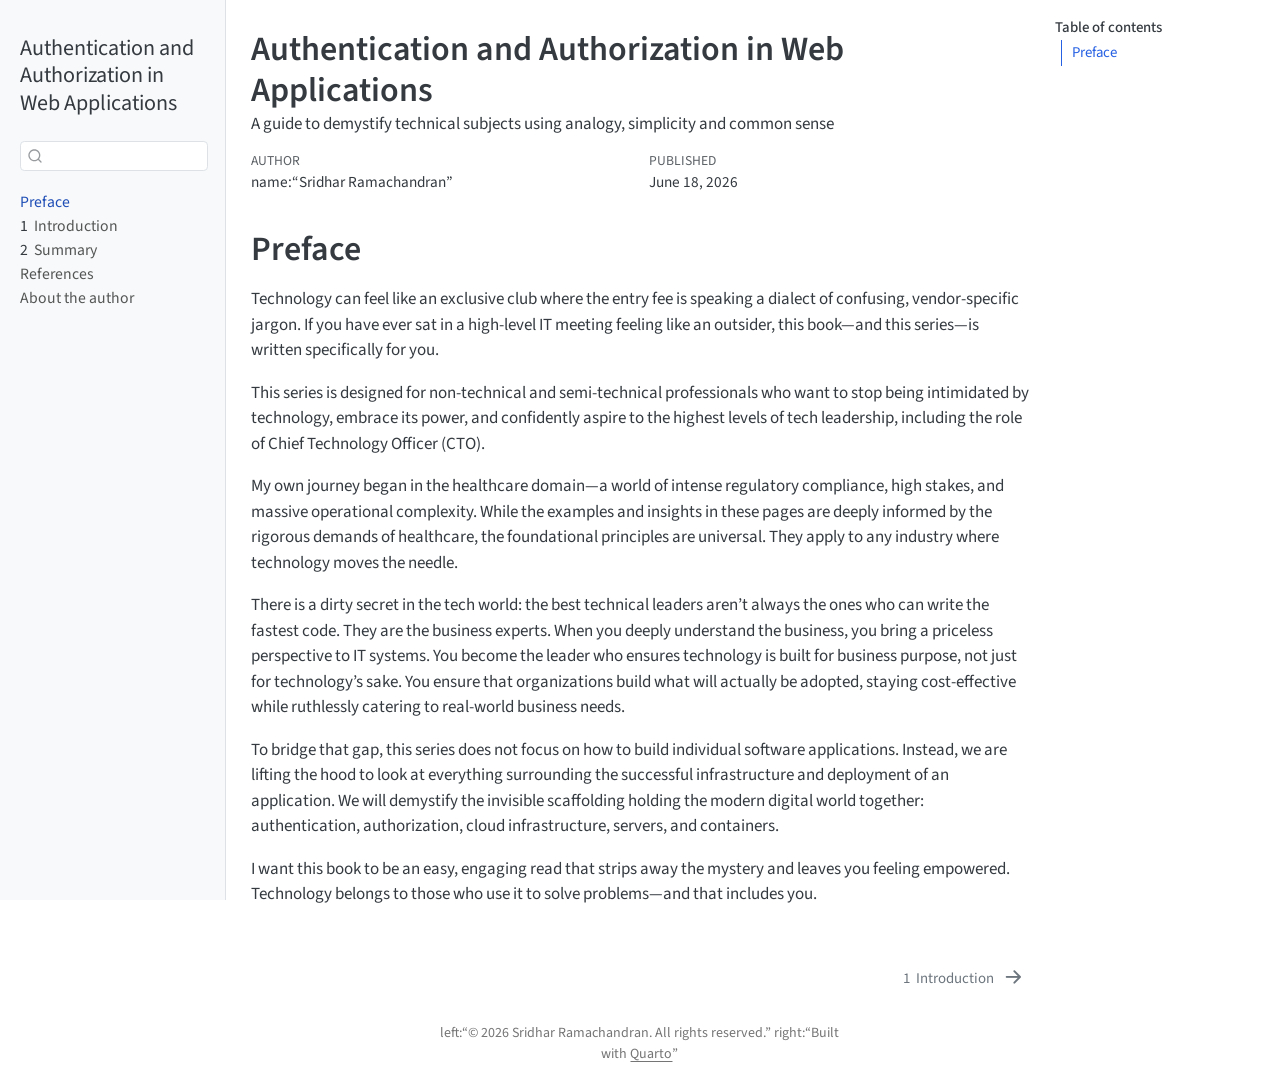
<file: index.html>
<!DOCTYPE html>
<html xmlns="http://www.w3.org/1999/xhtml" lang="en" xml:lang="en"><head>

<meta charset="utf-8">
<meta name="generator" content="quarto-1.4.555">

<meta name="viewport" content="width=device-width, initial-scale=1.0, user-scalable=yes">

<meta name="author" content="name:“Sridhar Ramachandran”">
<meta name="dcterms.date" content="2026-06-18">
<meta name="description" content="A guide to demystify technical subjects using analogy, simplicity and common sense">

<title>Authentication and Authorization in Web Applications</title>
<style>
code{white-space: pre-wrap;}
span.smallcaps{font-variant: small-caps;}
div.columns{display: flex; gap: min(4vw, 1.5em);}
div.column{flex: auto; overflow-x: auto;}
div.hanging-indent{margin-left: 1.5em; text-indent: -1.5em;}
ul.task-list{list-style: none;}
ul.task-list li input[type="checkbox"] {
  width: 0.8em;
  margin: 0 0.8em 0.2em -1em; /* quarto-specific, see https://github.com/quarto-dev/quarto-cli/issues/4556 */ 
  vertical-align: middle;
}
</style>


<script src="site_libs/quarto-nav/quarto-nav.js"></script>
<script src="site_libs/quarto-nav/headroom.min.js"></script>
<script src="site_libs/clipboard/clipboard.min.js"></script>
<script src="site_libs/quarto-search/autocomplete.umd.js"></script>
<script src="site_libs/quarto-search/fuse.min.js"></script>
<script src="site_libs/quarto-search/quarto-search.js"></script>
<meta name="quarto:offset" content="./">
<link href="./intro.html" rel="next">
<script src="site_libs/quarto-html/quarto.js"></script>
<script src="site_libs/quarto-html/popper.min.js"></script>
<script src="site_libs/quarto-html/tippy.umd.min.js"></script>
<script src="site_libs/quarto-html/anchor.min.js"></script>
<link href="site_libs/quarto-html/tippy.css" rel="stylesheet">
<link href="site_libs/quarto-html/quarto-syntax-highlighting.css" rel="stylesheet" id="quarto-text-highlighting-styles">
<script src="site_libs/bootstrap/bootstrap.min.js"></script>
<link href="site_libs/bootstrap/bootstrap-icons.css" rel="stylesheet">
<link href="site_libs/bootstrap/bootstrap.min.css" rel="stylesheet" id="quarto-bootstrap" data-mode="light">
<script id="quarto-search-options" type="application/json">{
  "location": "sidebar",
  "copy-button": false,
  "collapse-after": 3,
  "panel-placement": "start",
  "type": "textbox",
  "limit": 50,
  "keyboard-shortcut": [
    "f",
    "/",
    "s"
  ],
  "show-item-context": false,
  "language": {
    "search-no-results-text": "No results",
    "search-matching-documents-text": "matching documents",
    "search-copy-link-title": "Copy link to search",
    "search-hide-matches-text": "Hide additional matches",
    "search-more-match-text": "more match in this document",
    "search-more-matches-text": "more matches in this document",
    "search-clear-button-title": "Clear",
    "search-text-placeholder": "",
    "search-detached-cancel-button-title": "Cancel",
    "search-submit-button-title": "Submit",
    "search-label": "Search"
  }
}</script>


</head>

<body class="nav-sidebar docked">

<div id="quarto-search-results"></div>
  <header id="quarto-header" class="headroom fixed-top">
  <nav class="quarto-secondary-nav">
    <div class="container-fluid d-flex">
      <button type="button" class="quarto-btn-toggle btn" data-bs-toggle="collapse" data-bs-target=".quarto-sidebar-collapse-item" aria-controls="quarto-sidebar" aria-expanded="false" aria-label="Toggle sidebar navigation" onclick="if (window.quartoToggleHeadroom) { window.quartoToggleHeadroom(); }">
        <i class="bi bi-layout-text-sidebar-reverse"></i>
      </button>
        <nav class="quarto-page-breadcrumbs" aria-label="breadcrumb"><ol class="breadcrumb"><li class="breadcrumb-item"><a href="./index.html">Preface</a></li></ol></nav>
        <a class="flex-grow-1" role="button" data-bs-toggle="collapse" data-bs-target=".quarto-sidebar-collapse-item" aria-controls="quarto-sidebar" aria-expanded="false" aria-label="Toggle sidebar navigation" onclick="if (window.quartoToggleHeadroom) { window.quartoToggleHeadroom(); }">      
        </a>
      <button type="button" class="btn quarto-search-button" aria-label="" onclick="window.quartoOpenSearch();">
        <i class="bi bi-search"></i>
      </button>
    </div>
  </nav>
</header>
<!-- content -->
<div id="quarto-content" class="quarto-container page-columns page-rows-contents page-layout-article">
<!-- sidebar -->
  <nav id="quarto-sidebar" class="sidebar collapse collapse-horizontal quarto-sidebar-collapse-item sidebar-navigation docked overflow-auto">
    <div class="pt-lg-2 mt-2 text-left sidebar-header">
    <div class="sidebar-title mb-0 py-0">
      <a href="./">Authentication and Authorization in Web Applications</a> 
    </div>
      </div>
        <div class="mt-2 flex-shrink-0 align-items-center">
        <div class="sidebar-search">
        <div id="quarto-search" class="" title="Search"></div>
        </div>
        </div>
    <div class="sidebar-menu-container"> 
    <ul class="list-unstyled mt-1">
        <li class="sidebar-item">
  <div class="sidebar-item-container"> 
  <a href="./index.html" class="sidebar-item-text sidebar-link active">
 <span class="menu-text">Preface</span></a>
  </div>
</li>
        <li class="sidebar-item">
  <div class="sidebar-item-container"> 
  <a href="./intro.html" class="sidebar-item-text sidebar-link">
 <span class="menu-text"><span class="chapter-number">1</span>&nbsp; <span class="chapter-title">Introduction</span></span></a>
  </div>
</li>
        <li class="sidebar-item">
  <div class="sidebar-item-container"> 
  <a href="./summary.html" class="sidebar-item-text sidebar-link">
 <span class="menu-text"><span class="chapter-number">2</span>&nbsp; <span class="chapter-title">Summary</span></span></a>
  </div>
</li>
        <li class="sidebar-item">
  <div class="sidebar-item-container"> 
  <a href="./references.html" class="sidebar-item-text sidebar-link">
 <span class="menu-text">References</span></a>
  </div>
</li>
        <li class="sidebar-item">
  <div class="sidebar-item-container"> 
  <a href="./about.html" class="sidebar-item-text sidebar-link">
 <span class="menu-text">About the author</span></a>
  </div>
</li>
    </ul>
    </div>
</nav>
<div id="quarto-sidebar-glass" class="quarto-sidebar-collapse-item" data-bs-toggle="collapse" data-bs-target=".quarto-sidebar-collapse-item"></div>
<!-- margin-sidebar -->
    <div id="quarto-margin-sidebar" class="sidebar margin-sidebar">
        <nav id="TOC" role="doc-toc" class="toc-active">
    <h2 id="toc-title">Table of contents</h2>
   
  <ul>
  <li><a href="#preface" id="toc-preface" class="nav-link active" data-scroll-target="#preface">Preface</a></li>
  </ul>
</nav>
    </div>
<!-- main -->
<main class="content" id="quarto-document-content">

<header id="title-block-header" class="quarto-title-block default">
<div class="quarto-title">
<h1 class="title">Authentication and Authorization in Web Applications</h1>
</div>

<div>
  <div class="description">
    A guide to demystify technical subjects using analogy, simplicity and common sense
  </div>
</div>


<div class="quarto-title-meta">

    <div>
    <div class="quarto-title-meta-heading">Author</div>
    <div class="quarto-title-meta-contents">
             <p>name:“Sridhar Ramachandran” </p>
          </div>
  </div>
    
    <div>
    <div class="quarto-title-meta-heading">Published</div>
    <div class="quarto-title-meta-contents">
      <p class="date">June 18, 2026</p>
    </div>
  </div>
  
    
  </div>
  


</header>


<section id="preface" class="level1 unnumbered">
<h1 class="unnumbered">Preface</h1>
<p>Technology can feel like an exclusive club where the entry fee is speaking a dialect of confusing, vendor-specific jargon. If you have ever sat in a high-level IT meeting feeling like an outsider, this book—and this series—is written specifically for you.</p>
<p>This series is designed for non-technical and semi-technical professionals who want to stop being intimidated by technology, embrace its power, and confidently aspire to the highest levels of tech leadership, including the role of Chief Technology Officer (CTO).</p>
<p>My own journey began in the healthcare domain—a world of intense regulatory compliance, high stakes, and massive operational complexity. While the examples and insights in these pages are deeply informed by the rigorous demands of healthcare, the foundational principles are universal. They apply to any industry where technology moves the needle.</p>
<p>There is a dirty secret in the tech world: the best technical leaders aren’t always the ones who can write the fastest code. They are the business experts. When you deeply understand the business, you bring a priceless perspective to IT systems. You become the leader who ensures technology is built for business purpose, not just for technology’s sake. You ensure that organizations build what will actually be adopted, staying cost-effective while ruthlessly catering to real-world business needs.</p>
<p>To bridge that gap, this series does not focus on how to build individual software applications. Instead, we are lifting the hood to look at everything surrounding the successful infrastructure and deployment of an application. We will demystify the invisible scaffolding holding the modern digital world together: authentication, authorization, cloud infrastructure, servers, and containers.</p>
<p>I want this book to be an easy, engaging read that strips away the mystery and leaves you feeling empowered. Technology belongs to those who use it to solve problems—and that includes you.</p>


</section>

</main> <!-- /main -->
<script id="quarto-html-after-body" type="application/javascript">
window.document.addEventListener("DOMContentLoaded", function (event) {
  const toggleBodyColorMode = (bsSheetEl) => {
    const mode = bsSheetEl.getAttribute("data-mode");
    const bodyEl = window.document.querySelector("body");
    if (mode === "dark") {
      bodyEl.classList.add("quarto-dark");
      bodyEl.classList.remove("quarto-light");
    } else {
      bodyEl.classList.add("quarto-light");
      bodyEl.classList.remove("quarto-dark");
    }
  }
  const toggleBodyColorPrimary = () => {
    const bsSheetEl = window.document.querySelector("link#quarto-bootstrap");
    if (bsSheetEl) {
      toggleBodyColorMode(bsSheetEl);
    }
  }
  toggleBodyColorPrimary();  
  const icon = "";
  const anchorJS = new window.AnchorJS();
  anchorJS.options = {
    placement: 'right',
    icon: icon
  };
  anchorJS.add('.anchored');
  const isCodeAnnotation = (el) => {
    for (const clz of el.classList) {
      if (clz.startsWith('code-annotation-')) {                     
        return true;
      }
    }
    return false;
  }
  const clipboard = new window.ClipboardJS('.code-copy-button', {
    text: function(trigger) {
      const codeEl = trigger.previousElementSibling.cloneNode(true);
      for (const childEl of codeEl.children) {
        if (isCodeAnnotation(childEl)) {
          childEl.remove();
        }
      }
      return codeEl.innerText;
    }
  });
  clipboard.on('success', function(e) {
    // button target
    const button = e.trigger;
    // don't keep focus
    button.blur();
    // flash "checked"
    button.classList.add('code-copy-button-checked');
    var currentTitle = button.getAttribute("title");
    button.setAttribute("title", "Copied!");
    let tooltip;
    if (window.bootstrap) {
      button.setAttribute("data-bs-toggle", "tooltip");
      button.setAttribute("data-bs-placement", "left");
      button.setAttribute("data-bs-title", "Copied!");
      tooltip = new bootstrap.Tooltip(button, 
        { trigger: "manual", 
          customClass: "code-copy-button-tooltip",
          offset: [0, -8]});
      tooltip.show();    
    }
    setTimeout(function() {
      if (tooltip) {
        tooltip.hide();
        button.removeAttribute("data-bs-title");
        button.removeAttribute("data-bs-toggle");
        button.removeAttribute("data-bs-placement");
      }
      button.setAttribute("title", currentTitle);
      button.classList.remove('code-copy-button-checked');
    }, 1000);
    // clear code selection
    e.clearSelection();
  });
    var localhostRegex = new RegExp(/^(?:http|https):\/\/localhost\:?[0-9]*\//);
    var mailtoRegex = new RegExp(/^mailto:/);
      var filterRegex = new RegExp('/' + window.location.host + '/');
    var isInternal = (href) => {
        return filterRegex.test(href) || localhostRegex.test(href) || mailtoRegex.test(href);
    }
    // Inspect non-navigation links and adorn them if external
 	var links = window.document.querySelectorAll('a[href]:not(.nav-link):not(.navbar-brand):not(.toc-action):not(.sidebar-link):not(.sidebar-item-toggle):not(.pagination-link):not(.no-external):not([aria-hidden]):not(.dropdown-item):not(.quarto-navigation-tool)');
    for (var i=0; i<links.length; i++) {
      const link = links[i];
      if (!isInternal(link.href)) {
        // undo the damage that might have been done by quarto-nav.js in the case of
        // links that we want to consider external
        if (link.dataset.originalHref !== undefined) {
          link.href = link.dataset.originalHref;
        }
      }
    }
  function tippyHover(el, contentFn, onTriggerFn, onUntriggerFn) {
    const config = {
      allowHTML: true,
      maxWidth: 500,
      delay: 100,
      arrow: false,
      appendTo: function(el) {
          return el.parentElement;
      },
      interactive: true,
      interactiveBorder: 10,
      theme: 'quarto',
      placement: 'bottom-start',
    };
    if (contentFn) {
      config.content = contentFn;
    }
    if (onTriggerFn) {
      config.onTrigger = onTriggerFn;
    }
    if (onUntriggerFn) {
      config.onUntrigger = onUntriggerFn;
    }
    window.tippy(el, config); 
  }
  const noterefs = window.document.querySelectorAll('a[role="doc-noteref"]');
  for (var i=0; i<noterefs.length; i++) {
    const ref = noterefs[i];
    tippyHover(ref, function() {
      // use id or data attribute instead here
      let href = ref.getAttribute('data-footnote-href') || ref.getAttribute('href');
      try { href = new URL(href).hash; } catch {}
      const id = href.replace(/^#\/?/, "");
      const note = window.document.getElementById(id);
      if (note) {
        return note.innerHTML;
      } else {
        return "";
      }
    });
  }
  const xrefs = window.document.querySelectorAll('a.quarto-xref');
  const processXRef = (id, note) => {
    // Strip column container classes
    const stripColumnClz = (el) => {
      el.classList.remove("page-full", "page-columns");
      if (el.children) {
        for (const child of el.children) {
          stripColumnClz(child);
        }
      }
    }
    stripColumnClz(note)
    if (id === null || id.startsWith('sec-')) {
      // Special case sections, only their first couple elements
      const container = document.createElement("div");
      if (note.children && note.children.length > 2) {
        container.appendChild(note.children[0].cloneNode(true));
        for (let i = 1; i < note.children.length; i++) {
          const child = note.children[i];
          if (child.tagName === "P" && child.innerText === "") {
            continue;
          } else {
            container.appendChild(child.cloneNode(true));
            break;
          }
        }
        if (window.Quarto?.typesetMath) {
          window.Quarto.typesetMath(container);
        }
        return container.innerHTML
      } else {
        if (window.Quarto?.typesetMath) {
          window.Quarto.typesetMath(note);
        }
        return note.innerHTML;
      }
    } else {
      // Remove any anchor links if they are present
      const anchorLink = note.querySelector('a.anchorjs-link');
      if (anchorLink) {
        anchorLink.remove();
      }
      if (window.Quarto?.typesetMath) {
        window.Quarto.typesetMath(note);
      }
      // TODO in 1.5, we should make sure this works without a callout special case
      if (note.classList.contains("callout")) {
        return note.outerHTML;
      } else {
        return note.innerHTML;
      }
    }
  }
  for (var i=0; i<xrefs.length; i++) {
    const xref = xrefs[i];
    tippyHover(xref, undefined, function(instance) {
      instance.disable();
      let url = xref.getAttribute('href');
      let hash = undefined; 
      if (url.startsWith('#')) {
        hash = url;
      } else {
        try { hash = new URL(url).hash; } catch {}
      }
      if (hash) {
        const id = hash.replace(/^#\/?/, "");
        const note = window.document.getElementById(id);
        if (note !== null) {
          try {
            const html = processXRef(id, note.cloneNode(true));
            instance.setContent(html);
          } finally {
            instance.enable();
            instance.show();
          }
        } else {
          // See if we can fetch this
          fetch(url.split('#')[0])
          .then(res => res.text())
          .then(html => {
            const parser = new DOMParser();
            const htmlDoc = parser.parseFromString(html, "text/html");
            const note = htmlDoc.getElementById(id);
            if (note !== null) {
              const html = processXRef(id, note);
              instance.setContent(html);
            } 
          }).finally(() => {
            instance.enable();
            instance.show();
          });
        }
      } else {
        // See if we can fetch a full url (with no hash to target)
        // This is a special case and we should probably do some content thinning / targeting
        fetch(url)
        .then(res => res.text())
        .then(html => {
          const parser = new DOMParser();
          const htmlDoc = parser.parseFromString(html, "text/html");
          const note = htmlDoc.querySelector('main.content');
          if (note !== null) {
            // This should only happen for chapter cross references
            // (since there is no id in the URL)
            // remove the first header
            if (note.children.length > 0 && note.children[0].tagName === "HEADER") {
              note.children[0].remove();
            }
            const html = processXRef(null, note);
            instance.setContent(html);
          } 
        }).finally(() => {
          instance.enable();
          instance.show();
        });
      }
    }, function(instance) {
    });
  }
      let selectedAnnoteEl;
      const selectorForAnnotation = ( cell, annotation) => {
        let cellAttr = 'data-code-cell="' + cell + '"';
        let lineAttr = 'data-code-annotation="' +  annotation + '"';
        const selector = 'span[' + cellAttr + '][' + lineAttr + ']';
        return selector;
      }
      const selectCodeLines = (annoteEl) => {
        const doc = window.document;
        const targetCell = annoteEl.getAttribute("data-target-cell");
        const targetAnnotation = annoteEl.getAttribute("data-target-annotation");
        const annoteSpan = window.document.querySelector(selectorForAnnotation(targetCell, targetAnnotation));
        const lines = annoteSpan.getAttribute("data-code-lines").split(",");
        const lineIds = lines.map((line) => {
          return targetCell + "-" + line;
        })
        let top = null;
        let height = null;
        let parent = null;
        if (lineIds.length > 0) {
            //compute the position of the single el (top and bottom and make a div)
            const el = window.document.getElementById(lineIds[0]);
            top = el.offsetTop;
            height = el.offsetHeight;
            parent = el.parentElement.parentElement;
          if (lineIds.length > 1) {
            const lastEl = window.document.getElementById(lineIds[lineIds.length - 1]);
            const bottom = lastEl.offsetTop + lastEl.offsetHeight;
            height = bottom - top;
          }
          if (top !== null && height !== null && parent !== null) {
            // cook up a div (if necessary) and position it 
            let div = window.document.getElementById("code-annotation-line-highlight");
            if (div === null) {
              div = window.document.createElement("div");
              div.setAttribute("id", "code-annotation-line-highlight");
              div.style.position = 'absolute';
              parent.appendChild(div);
            }
            div.style.top = top - 2 + "px";
            div.style.height = height + 4 + "px";
            div.style.left = 0;
            let gutterDiv = window.document.getElementById("code-annotation-line-highlight-gutter");
            if (gutterDiv === null) {
              gutterDiv = window.document.createElement("div");
              gutterDiv.setAttribute("id", "code-annotation-line-highlight-gutter");
              gutterDiv.style.position = 'absolute';
              const codeCell = window.document.getElementById(targetCell);
              const gutter = codeCell.querySelector('.code-annotation-gutter');
              gutter.appendChild(gutterDiv);
            }
            gutterDiv.style.top = top - 2 + "px";
            gutterDiv.style.height = height + 4 + "px";
          }
          selectedAnnoteEl = annoteEl;
        }
      };
      const unselectCodeLines = () => {
        const elementsIds = ["code-annotation-line-highlight", "code-annotation-line-highlight-gutter"];
        elementsIds.forEach((elId) => {
          const div = window.document.getElementById(elId);
          if (div) {
            div.remove();
          }
        });
        selectedAnnoteEl = undefined;
      };
        // Handle positioning of the toggle
    window.addEventListener(
      "resize",
      throttle(() => {
        elRect = undefined;
        if (selectedAnnoteEl) {
          selectCodeLines(selectedAnnoteEl);
        }
      }, 10)
    );
    function throttle(fn, ms) {
    let throttle = false;
    let timer;
      return (...args) => {
        if(!throttle) { // first call gets through
            fn.apply(this, args);
            throttle = true;
        } else { // all the others get throttled
            if(timer) clearTimeout(timer); // cancel #2
            timer = setTimeout(() => {
              fn.apply(this, args);
              timer = throttle = false;
            }, ms);
        }
      };
    }
      // Attach click handler to the DT
      const annoteDls = window.document.querySelectorAll('dt[data-target-cell]');
      for (const annoteDlNode of annoteDls) {
        annoteDlNode.addEventListener('click', (event) => {
          const clickedEl = event.target;
          if (clickedEl !== selectedAnnoteEl) {
            unselectCodeLines();
            const activeEl = window.document.querySelector('dt[data-target-cell].code-annotation-active');
            if (activeEl) {
              activeEl.classList.remove('code-annotation-active');
            }
            selectCodeLines(clickedEl);
            clickedEl.classList.add('code-annotation-active');
          } else {
            // Unselect the line
            unselectCodeLines();
            clickedEl.classList.remove('code-annotation-active');
          }
        });
      }
  const findCites = (el) => {
    const parentEl = el.parentElement;
    if (parentEl) {
      const cites = parentEl.dataset.cites;
      if (cites) {
        return {
          el,
          cites: cites.split(' ')
        };
      } else {
        return findCites(el.parentElement)
      }
    } else {
      return undefined;
    }
  };
  var bibliorefs = window.document.querySelectorAll('a[role="doc-biblioref"]');
  for (var i=0; i<bibliorefs.length; i++) {
    const ref = bibliorefs[i];
    const citeInfo = findCites(ref);
    if (citeInfo) {
      tippyHover(citeInfo.el, function() {
        var popup = window.document.createElement('div');
        citeInfo.cites.forEach(function(cite) {
          var citeDiv = window.document.createElement('div');
          citeDiv.classList.add('hanging-indent');
          citeDiv.classList.add('csl-entry');
          var biblioDiv = window.document.getElementById('ref-' + cite);
          if (biblioDiv) {
            citeDiv.innerHTML = biblioDiv.innerHTML;
          }
          popup.appendChild(citeDiv);
        });
        return popup.innerHTML;
      });
    }
  }
});
</script>
<nav class="page-navigation">
  <div class="nav-page nav-page-previous">
  </div>
  <div class="nav-page nav-page-next">
      <a href="./intro.html" class="pagination-link" aria-label="Introduction">
        <span class="nav-page-text"><span class="chapter-number">1</span>&nbsp; <span class="chapter-title">Introduction</span></span> <i class="bi bi-arrow-right-short"></i>
      </a>
  </div>
</nav>
</div> <!-- /content -->
<footer class="footer">
  <div class="nav-footer">
    <div class="nav-footer-left">
      &nbsp;
    </div>   
    <div class="nav-footer-center">
<p>left:“© 2026 Sridhar Ramachandran. All rights reserved.” right:“Built with <a href="https://quarto.org/">Quarto</a>”</p>
</div>
    <div class="nav-footer-right">
      &nbsp;
    </div>
  </div>
</footer>




</body></html>
</file>
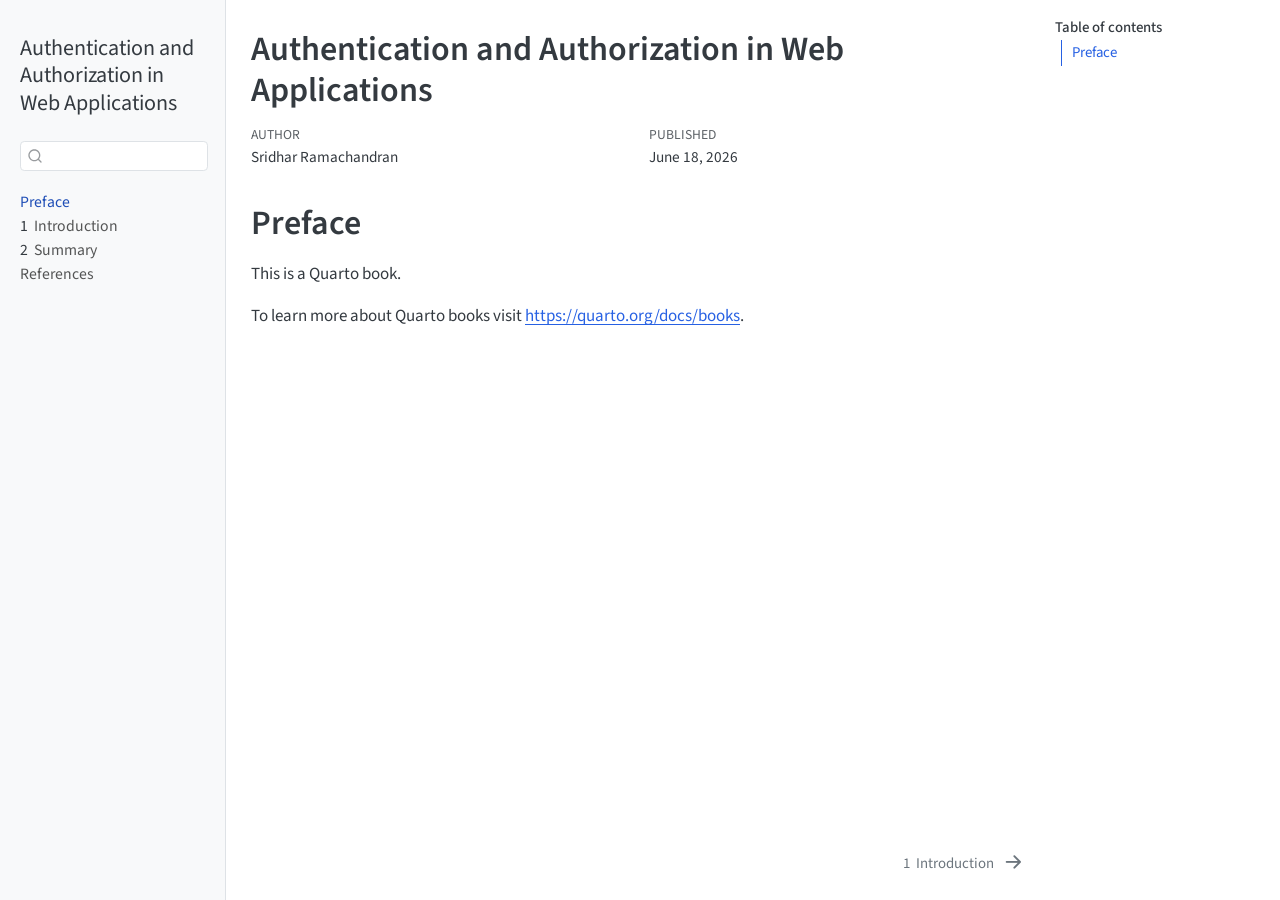
<file: _book/index.html>
<!DOCTYPE html>
<html xmlns="http://www.w3.org/1999/xhtml" lang="en" xml:lang="en"><head>

<meta charset="utf-8">
<meta name="generator" content="quarto-1.4.555">

<meta name="viewport" content="width=device-width, initial-scale=1.0, user-scalable=yes">

<meta name="author" content="Sridhar Ramachandran">
<meta name="dcterms.date" content="2026-06-18">

<title>Authentication and Authorization in Web Applications</title>
<style>
code{white-space: pre-wrap;}
span.smallcaps{font-variant: small-caps;}
div.columns{display: flex; gap: min(4vw, 1.5em);}
div.column{flex: auto; overflow-x: auto;}
div.hanging-indent{margin-left: 1.5em; text-indent: -1.5em;}
ul.task-list{list-style: none;}
ul.task-list li input[type="checkbox"] {
  width: 0.8em;
  margin: 0 0.8em 0.2em -1em; /* quarto-specific, see https://github.com/quarto-dev/quarto-cli/issues/4556 */ 
  vertical-align: middle;
}
</style>


<script src="site_libs/quarto-nav/quarto-nav.js"></script>
<script src="site_libs/quarto-nav/headroom.min.js"></script>
<script src="site_libs/clipboard/clipboard.min.js"></script>
<script src="site_libs/quarto-search/autocomplete.umd.js"></script>
<script src="site_libs/quarto-search/fuse.min.js"></script>
<script src="site_libs/quarto-search/quarto-search.js"></script>
<meta name="quarto:offset" content="./">
<link href="./intro.html" rel="next">
<script src="site_libs/quarto-html/quarto.js"></script>
<script src="site_libs/quarto-html/popper.min.js"></script>
<script src="site_libs/quarto-html/tippy.umd.min.js"></script>
<script src="site_libs/quarto-html/anchor.min.js"></script>
<link href="site_libs/quarto-html/tippy.css" rel="stylesheet">
<link href="site_libs/quarto-html/quarto-syntax-highlighting.css" rel="stylesheet" id="quarto-text-highlighting-styles">
<script src="site_libs/bootstrap/bootstrap.min.js"></script>
<link href="site_libs/bootstrap/bootstrap-icons.css" rel="stylesheet">
<link href="site_libs/bootstrap/bootstrap.min.css" rel="stylesheet" id="quarto-bootstrap" data-mode="light">
<script id="quarto-search-options" type="application/json">{
  "location": "sidebar",
  "copy-button": false,
  "collapse-after": 3,
  "panel-placement": "start",
  "type": "textbox",
  "limit": 50,
  "keyboard-shortcut": [
    "f",
    "/",
    "s"
  ],
  "show-item-context": false,
  "language": {
    "search-no-results-text": "No results",
    "search-matching-documents-text": "matching documents",
    "search-copy-link-title": "Copy link to search",
    "search-hide-matches-text": "Hide additional matches",
    "search-more-match-text": "more match in this document",
    "search-more-matches-text": "more matches in this document",
    "search-clear-button-title": "Clear",
    "search-text-placeholder": "",
    "search-detached-cancel-button-title": "Cancel",
    "search-submit-button-title": "Submit",
    "search-label": "Search"
  }
}</script>


</head>

<body class="nav-sidebar docked">

<div id="quarto-search-results"></div>
  <header id="quarto-header" class="headroom fixed-top">
  <nav class="quarto-secondary-nav">
    <div class="container-fluid d-flex">
      <button type="button" class="quarto-btn-toggle btn" data-bs-toggle="collapse" data-bs-target=".quarto-sidebar-collapse-item" aria-controls="quarto-sidebar" aria-expanded="false" aria-label="Toggle sidebar navigation" onclick="if (window.quartoToggleHeadroom) { window.quartoToggleHeadroom(); }">
        <i class="bi bi-layout-text-sidebar-reverse"></i>
      </button>
        <nav class="quarto-page-breadcrumbs" aria-label="breadcrumb"><ol class="breadcrumb"><li class="breadcrumb-item"><a href="./index.html">Preface</a></li></ol></nav>
        <a class="flex-grow-1" role="button" data-bs-toggle="collapse" data-bs-target=".quarto-sidebar-collapse-item" aria-controls="quarto-sidebar" aria-expanded="false" aria-label="Toggle sidebar navigation" onclick="if (window.quartoToggleHeadroom) { window.quartoToggleHeadroom(); }">      
        </a>
      <button type="button" class="btn quarto-search-button" aria-label="" onclick="window.quartoOpenSearch();">
        <i class="bi bi-search"></i>
      </button>
    </div>
  </nav>
</header>
<!-- content -->
<div id="quarto-content" class="quarto-container page-columns page-rows-contents page-layout-article">
<!-- sidebar -->
  <nav id="quarto-sidebar" class="sidebar collapse collapse-horizontal quarto-sidebar-collapse-item sidebar-navigation docked overflow-auto">
    <div class="pt-lg-2 mt-2 text-left sidebar-header">
    <div class="sidebar-title mb-0 py-0">
      <a href="./">Authentication and Authorization in Web Applications</a> 
    </div>
      </div>
        <div class="mt-2 flex-shrink-0 align-items-center">
        <div class="sidebar-search">
        <div id="quarto-search" class="" title="Search"></div>
        </div>
        </div>
    <div class="sidebar-menu-container"> 
    <ul class="list-unstyled mt-1">
        <li class="sidebar-item">
  <div class="sidebar-item-container"> 
  <a href="./index.html" class="sidebar-item-text sidebar-link active">
 <span class="menu-text">Preface</span></a>
  </div>
</li>
        <li class="sidebar-item">
  <div class="sidebar-item-container"> 
  <a href="./intro.html" class="sidebar-item-text sidebar-link">
 <span class="menu-text"><span class="chapter-number">1</span>&nbsp; <span class="chapter-title">Introduction</span></span></a>
  </div>
</li>
        <li class="sidebar-item">
  <div class="sidebar-item-container"> 
  <a href="./summary.html" class="sidebar-item-text sidebar-link">
 <span class="menu-text"><span class="chapter-number">2</span>&nbsp; <span class="chapter-title">Summary</span></span></a>
  </div>
</li>
        <li class="sidebar-item">
  <div class="sidebar-item-container"> 
  <a href="./references.html" class="sidebar-item-text sidebar-link">
 <span class="menu-text">References</span></a>
  </div>
</li>
    </ul>
    </div>
</nav>
<div id="quarto-sidebar-glass" class="quarto-sidebar-collapse-item" data-bs-toggle="collapse" data-bs-target=".quarto-sidebar-collapse-item"></div>
<!-- margin-sidebar -->
    <div id="quarto-margin-sidebar" class="sidebar margin-sidebar">
        <nav id="TOC" role="doc-toc" class="toc-active">
    <h2 id="toc-title">Table of contents</h2>
   
  <ul>
  <li><a href="#preface" id="toc-preface" class="nav-link active" data-scroll-target="#preface">Preface</a></li>
  </ul>
</nav>
    </div>
<!-- main -->
<main class="content" id="quarto-document-content">

<header id="title-block-header" class="quarto-title-block default">
<div class="quarto-title">
<h1 class="title">Authentication and Authorization in Web Applications</h1>
</div>



<div class="quarto-title-meta">

    <div>
    <div class="quarto-title-meta-heading">Author</div>
    <div class="quarto-title-meta-contents">
             <p>Sridhar Ramachandran </p>
          </div>
  </div>
    
    <div>
    <div class="quarto-title-meta-heading">Published</div>
    <div class="quarto-title-meta-contents">
      <p class="date">June 18, 2026</p>
    </div>
  </div>
  
    
  </div>
  


</header>


<section id="preface" class="level1 unnumbered">
<h1 class="unnumbered">Preface</h1>
<p>This is a Quarto book.</p>
<p>To learn more about Quarto books visit <a href="https://quarto.org/docs/books" class="uri">https://quarto.org/docs/books</a>.</p>


</section>

</main> <!-- /main -->
<script id="quarto-html-after-body" type="application/javascript">
window.document.addEventListener("DOMContentLoaded", function (event) {
  const toggleBodyColorMode = (bsSheetEl) => {
    const mode = bsSheetEl.getAttribute("data-mode");
    const bodyEl = window.document.querySelector("body");
    if (mode === "dark") {
      bodyEl.classList.add("quarto-dark");
      bodyEl.classList.remove("quarto-light");
    } else {
      bodyEl.classList.add("quarto-light");
      bodyEl.classList.remove("quarto-dark");
    }
  }
  const toggleBodyColorPrimary = () => {
    const bsSheetEl = window.document.querySelector("link#quarto-bootstrap");
    if (bsSheetEl) {
      toggleBodyColorMode(bsSheetEl);
    }
  }
  toggleBodyColorPrimary();  
  const icon = "";
  const anchorJS = new window.AnchorJS();
  anchorJS.options = {
    placement: 'right',
    icon: icon
  };
  anchorJS.add('.anchored');
  const isCodeAnnotation = (el) => {
    for (const clz of el.classList) {
      if (clz.startsWith('code-annotation-')) {                     
        return true;
      }
    }
    return false;
  }
  const clipboard = new window.ClipboardJS('.code-copy-button', {
    text: function(trigger) {
      const codeEl = trigger.previousElementSibling.cloneNode(true);
      for (const childEl of codeEl.children) {
        if (isCodeAnnotation(childEl)) {
          childEl.remove();
        }
      }
      return codeEl.innerText;
    }
  });
  clipboard.on('success', function(e) {
    // button target
    const button = e.trigger;
    // don't keep focus
    button.blur();
    // flash "checked"
    button.classList.add('code-copy-button-checked');
    var currentTitle = button.getAttribute("title");
    button.setAttribute("title", "Copied!");
    let tooltip;
    if (window.bootstrap) {
      button.setAttribute("data-bs-toggle", "tooltip");
      button.setAttribute("data-bs-placement", "left");
      button.setAttribute("data-bs-title", "Copied!");
      tooltip = new bootstrap.Tooltip(button, 
        { trigger: "manual", 
          customClass: "code-copy-button-tooltip",
          offset: [0, -8]});
      tooltip.show();    
    }
    setTimeout(function() {
      if (tooltip) {
        tooltip.hide();
        button.removeAttribute("data-bs-title");
        button.removeAttribute("data-bs-toggle");
        button.removeAttribute("data-bs-placement");
      }
      button.setAttribute("title", currentTitle);
      button.classList.remove('code-copy-button-checked');
    }, 1000);
    // clear code selection
    e.clearSelection();
  });
    var localhostRegex = new RegExp(/^(?:http|https):\/\/localhost\:?[0-9]*\//);
    var mailtoRegex = new RegExp(/^mailto:/);
      var filterRegex = new RegExp('/' + window.location.host + '/');
    var isInternal = (href) => {
        return filterRegex.test(href) || localhostRegex.test(href) || mailtoRegex.test(href);
    }
    // Inspect non-navigation links and adorn them if external
 	var links = window.document.querySelectorAll('a[href]:not(.nav-link):not(.navbar-brand):not(.toc-action):not(.sidebar-link):not(.sidebar-item-toggle):not(.pagination-link):not(.no-external):not([aria-hidden]):not(.dropdown-item):not(.quarto-navigation-tool)');
    for (var i=0; i<links.length; i++) {
      const link = links[i];
      if (!isInternal(link.href)) {
        // undo the damage that might have been done by quarto-nav.js in the case of
        // links that we want to consider external
        if (link.dataset.originalHref !== undefined) {
          link.href = link.dataset.originalHref;
        }
      }
    }
  function tippyHover(el, contentFn, onTriggerFn, onUntriggerFn) {
    const config = {
      allowHTML: true,
      maxWidth: 500,
      delay: 100,
      arrow: false,
      appendTo: function(el) {
          return el.parentElement;
      },
      interactive: true,
      interactiveBorder: 10,
      theme: 'quarto',
      placement: 'bottom-start',
    };
    if (contentFn) {
      config.content = contentFn;
    }
    if (onTriggerFn) {
      config.onTrigger = onTriggerFn;
    }
    if (onUntriggerFn) {
      config.onUntrigger = onUntriggerFn;
    }
    window.tippy(el, config); 
  }
  const noterefs = window.document.querySelectorAll('a[role="doc-noteref"]');
  for (var i=0; i<noterefs.length; i++) {
    const ref = noterefs[i];
    tippyHover(ref, function() {
      // use id or data attribute instead here
      let href = ref.getAttribute('data-footnote-href') || ref.getAttribute('href');
      try { href = new URL(href).hash; } catch {}
      const id = href.replace(/^#\/?/, "");
      const note = window.document.getElementById(id);
      if (note) {
        return note.innerHTML;
      } else {
        return "";
      }
    });
  }
  const xrefs = window.document.querySelectorAll('a.quarto-xref');
  const processXRef = (id, note) => {
    // Strip column container classes
    const stripColumnClz = (el) => {
      el.classList.remove("page-full", "page-columns");
      if (el.children) {
        for (const child of el.children) {
          stripColumnClz(child);
        }
      }
    }
    stripColumnClz(note)
    if (id === null || id.startsWith('sec-')) {
      // Special case sections, only their first couple elements
      const container = document.createElement("div");
      if (note.children && note.children.length > 2) {
        container.appendChild(note.children[0].cloneNode(true));
        for (let i = 1; i < note.children.length; i++) {
          const child = note.children[i];
          if (child.tagName === "P" && child.innerText === "") {
            continue;
          } else {
            container.appendChild(child.cloneNode(true));
            break;
          }
        }
        if (window.Quarto?.typesetMath) {
          window.Quarto.typesetMath(container);
        }
        return container.innerHTML
      } else {
        if (window.Quarto?.typesetMath) {
          window.Quarto.typesetMath(note);
        }
        return note.innerHTML;
      }
    } else {
      // Remove any anchor links if they are present
      const anchorLink = note.querySelector('a.anchorjs-link');
      if (anchorLink) {
        anchorLink.remove();
      }
      if (window.Quarto?.typesetMath) {
        window.Quarto.typesetMath(note);
      }
      // TODO in 1.5, we should make sure this works without a callout special case
      if (note.classList.contains("callout")) {
        return note.outerHTML;
      } else {
        return note.innerHTML;
      }
    }
  }
  for (var i=0; i<xrefs.length; i++) {
    const xref = xrefs[i];
    tippyHover(xref, undefined, function(instance) {
      instance.disable();
      let url = xref.getAttribute('href');
      let hash = undefined; 
      if (url.startsWith('#')) {
        hash = url;
      } else {
        try { hash = new URL(url).hash; } catch {}
      }
      if (hash) {
        const id = hash.replace(/^#\/?/, "");
        const note = window.document.getElementById(id);
        if (note !== null) {
          try {
            const html = processXRef(id, note.cloneNode(true));
            instance.setContent(html);
          } finally {
            instance.enable();
            instance.show();
          }
        } else {
          // See if we can fetch this
          fetch(url.split('#')[0])
          .then(res => res.text())
          .then(html => {
            const parser = new DOMParser();
            const htmlDoc = parser.parseFromString(html, "text/html");
            const note = htmlDoc.getElementById(id);
            if (note !== null) {
              const html = processXRef(id, note);
              instance.setContent(html);
            } 
          }).finally(() => {
            instance.enable();
            instance.show();
          });
        }
      } else {
        // See if we can fetch a full url (with no hash to target)
        // This is a special case and we should probably do some content thinning / targeting
        fetch(url)
        .then(res => res.text())
        .then(html => {
          const parser = new DOMParser();
          const htmlDoc = parser.parseFromString(html, "text/html");
          const note = htmlDoc.querySelector('main.content');
          if (note !== null) {
            // This should only happen for chapter cross references
            // (since there is no id in the URL)
            // remove the first header
            if (note.children.length > 0 && note.children[0].tagName === "HEADER") {
              note.children[0].remove();
            }
            const html = processXRef(null, note);
            instance.setContent(html);
          } 
        }).finally(() => {
          instance.enable();
          instance.show();
        });
      }
    }, function(instance) {
    });
  }
      let selectedAnnoteEl;
      const selectorForAnnotation = ( cell, annotation) => {
        let cellAttr = 'data-code-cell="' + cell + '"';
        let lineAttr = 'data-code-annotation="' +  annotation + '"';
        const selector = 'span[' + cellAttr + '][' + lineAttr + ']';
        return selector;
      }
      const selectCodeLines = (annoteEl) => {
        const doc = window.document;
        const targetCell = annoteEl.getAttribute("data-target-cell");
        const targetAnnotation = annoteEl.getAttribute("data-target-annotation");
        const annoteSpan = window.document.querySelector(selectorForAnnotation(targetCell, targetAnnotation));
        const lines = annoteSpan.getAttribute("data-code-lines").split(",");
        const lineIds = lines.map((line) => {
          return targetCell + "-" + line;
        })
        let top = null;
        let height = null;
        let parent = null;
        if (lineIds.length > 0) {
            //compute the position of the single el (top and bottom and make a div)
            const el = window.document.getElementById(lineIds[0]);
            top = el.offsetTop;
            height = el.offsetHeight;
            parent = el.parentElement.parentElement;
          if (lineIds.length > 1) {
            const lastEl = window.document.getElementById(lineIds[lineIds.length - 1]);
            const bottom = lastEl.offsetTop + lastEl.offsetHeight;
            height = bottom - top;
          }
          if (top !== null && height !== null && parent !== null) {
            // cook up a div (if necessary) and position it 
            let div = window.document.getElementById("code-annotation-line-highlight");
            if (div === null) {
              div = window.document.createElement("div");
              div.setAttribute("id", "code-annotation-line-highlight");
              div.style.position = 'absolute';
              parent.appendChild(div);
            }
            div.style.top = top - 2 + "px";
            div.style.height = height + 4 + "px";
            div.style.left = 0;
            let gutterDiv = window.document.getElementById("code-annotation-line-highlight-gutter");
            if (gutterDiv === null) {
              gutterDiv = window.document.createElement("div");
              gutterDiv.setAttribute("id", "code-annotation-line-highlight-gutter");
              gutterDiv.style.position = 'absolute';
              const codeCell = window.document.getElementById(targetCell);
              const gutter = codeCell.querySelector('.code-annotation-gutter');
              gutter.appendChild(gutterDiv);
            }
            gutterDiv.style.top = top - 2 + "px";
            gutterDiv.style.height = height + 4 + "px";
          }
          selectedAnnoteEl = annoteEl;
        }
      };
      const unselectCodeLines = () => {
        const elementsIds = ["code-annotation-line-highlight", "code-annotation-line-highlight-gutter"];
        elementsIds.forEach((elId) => {
          const div = window.document.getElementById(elId);
          if (div) {
            div.remove();
          }
        });
        selectedAnnoteEl = undefined;
      };
        // Handle positioning of the toggle
    window.addEventListener(
      "resize",
      throttle(() => {
        elRect = undefined;
        if (selectedAnnoteEl) {
          selectCodeLines(selectedAnnoteEl);
        }
      }, 10)
    );
    function throttle(fn, ms) {
    let throttle = false;
    let timer;
      return (...args) => {
        if(!throttle) { // first call gets through
            fn.apply(this, args);
            throttle = true;
        } else { // all the others get throttled
            if(timer) clearTimeout(timer); // cancel #2
            timer = setTimeout(() => {
              fn.apply(this, args);
              timer = throttle = false;
            }, ms);
        }
      };
    }
      // Attach click handler to the DT
      const annoteDls = window.document.querySelectorAll('dt[data-target-cell]');
      for (const annoteDlNode of annoteDls) {
        annoteDlNode.addEventListener('click', (event) => {
          const clickedEl = event.target;
          if (clickedEl !== selectedAnnoteEl) {
            unselectCodeLines();
            const activeEl = window.document.querySelector('dt[data-target-cell].code-annotation-active');
            if (activeEl) {
              activeEl.classList.remove('code-annotation-active');
            }
            selectCodeLines(clickedEl);
            clickedEl.classList.add('code-annotation-active');
          } else {
            // Unselect the line
            unselectCodeLines();
            clickedEl.classList.remove('code-annotation-active');
          }
        });
      }
  const findCites = (el) => {
    const parentEl = el.parentElement;
    if (parentEl) {
      const cites = parentEl.dataset.cites;
      if (cites) {
        return {
          el,
          cites: cites.split(' ')
        };
      } else {
        return findCites(el.parentElement)
      }
    } else {
      return undefined;
    }
  };
  var bibliorefs = window.document.querySelectorAll('a[role="doc-biblioref"]');
  for (var i=0; i<bibliorefs.length; i++) {
    const ref = bibliorefs[i];
    const citeInfo = findCites(ref);
    if (citeInfo) {
      tippyHover(citeInfo.el, function() {
        var popup = window.document.createElement('div');
        citeInfo.cites.forEach(function(cite) {
          var citeDiv = window.document.createElement('div');
          citeDiv.classList.add('hanging-indent');
          citeDiv.classList.add('csl-entry');
          var biblioDiv = window.document.getElementById('ref-' + cite);
          if (biblioDiv) {
            citeDiv.innerHTML = biblioDiv.innerHTML;
          }
          popup.appendChild(citeDiv);
        });
        return popup.innerHTML;
      });
    }
  }
});
</script>
<nav class="page-navigation">
  <div class="nav-page nav-page-previous">
  </div>
  <div class="nav-page nav-page-next">
      <a href="./intro.html" class="pagination-link" aria-label="Introduction">
        <span class="nav-page-text"><span class="chapter-number">1</span>&nbsp; <span class="chapter-title">Introduction</span></span> <i class="bi bi-arrow-right-short"></i>
      </a>
  </div>
</nav>
</div> <!-- /content -->




</body></html>
</file>
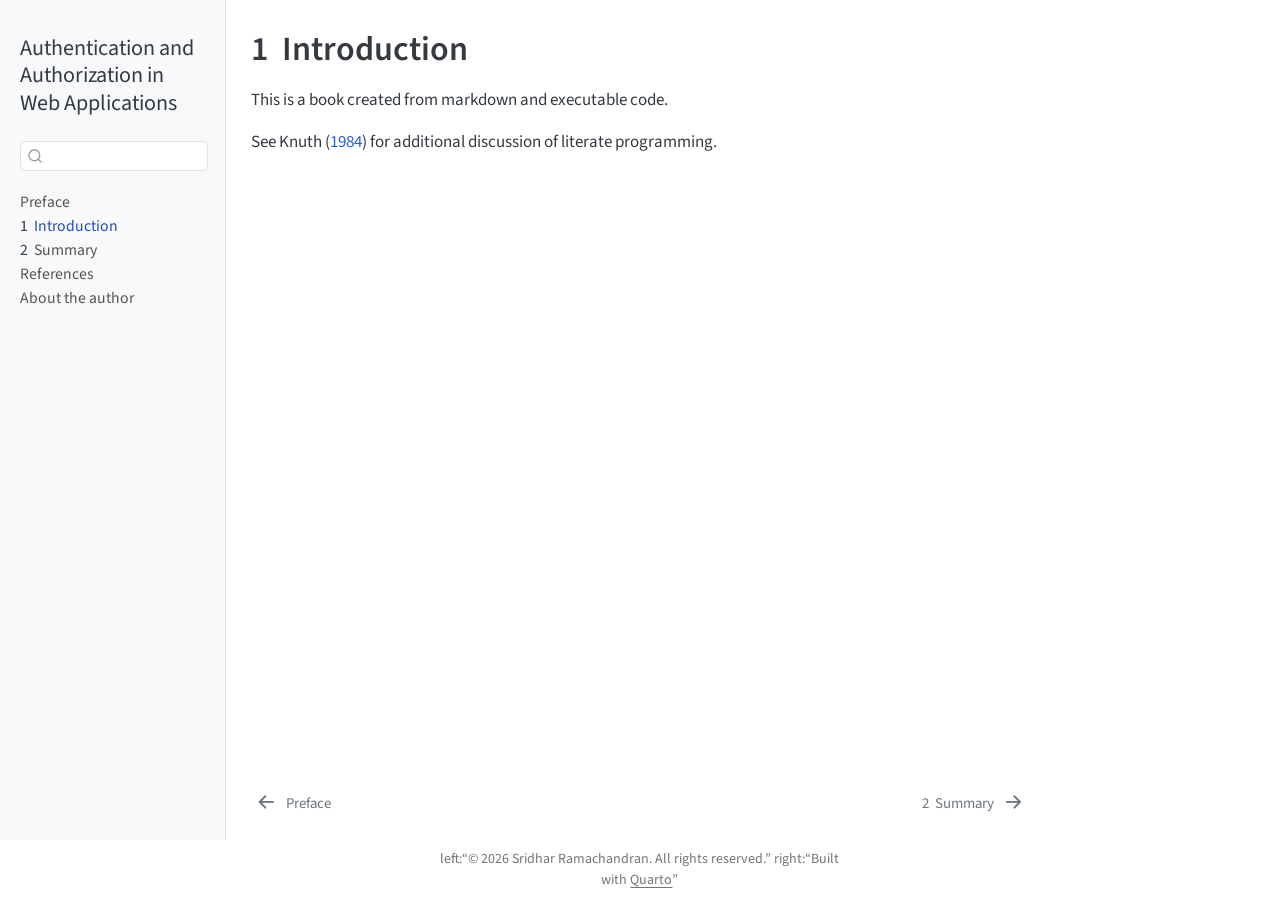
<file: intro.html>
<!DOCTYPE html>
<html xmlns="http://www.w3.org/1999/xhtml" lang="en" xml:lang="en"><head>

<meta charset="utf-8">
<meta name="generator" content="quarto-1.4.555">

<meta name="viewport" content="width=device-width, initial-scale=1.0, user-scalable=yes">

<meta name="description" content="A guide to demystify technical subjects using analogy, simplicity and common sense">

<title>Authentication and Authorization in Web Applications - 1&nbsp; Introduction</title>
<style>
code{white-space: pre-wrap;}
span.smallcaps{font-variant: small-caps;}
div.columns{display: flex; gap: min(4vw, 1.5em);}
div.column{flex: auto; overflow-x: auto;}
div.hanging-indent{margin-left: 1.5em; text-indent: -1.5em;}
ul.task-list{list-style: none;}
ul.task-list li input[type="checkbox"] {
  width: 0.8em;
  margin: 0 0.8em 0.2em -1em; /* quarto-specific, see https://github.com/quarto-dev/quarto-cli/issues/4556 */ 
  vertical-align: middle;
}
/* CSS for citations */
div.csl-bib-body { }
div.csl-entry {
  clear: both;
  margin-bottom: 0em;
}
.hanging-indent div.csl-entry {
  margin-left:2em;
  text-indent:-2em;
}
div.csl-left-margin {
  min-width:2em;
  float:left;
}
div.csl-right-inline {
  margin-left:2em;
  padding-left:1em;
}
div.csl-indent {
  margin-left: 2em;
}</style>


<script src="site_libs/quarto-nav/quarto-nav.js"></script>
<script src="site_libs/quarto-nav/headroom.min.js"></script>
<script src="site_libs/clipboard/clipboard.min.js"></script>
<script src="site_libs/quarto-search/autocomplete.umd.js"></script>
<script src="site_libs/quarto-search/fuse.min.js"></script>
<script src="site_libs/quarto-search/quarto-search.js"></script>
<meta name="quarto:offset" content="./">
<link href="./summary.html" rel="next">
<link href="./index.html" rel="prev">
<script src="site_libs/quarto-html/quarto.js"></script>
<script src="site_libs/quarto-html/popper.min.js"></script>
<script src="site_libs/quarto-html/tippy.umd.min.js"></script>
<script src="site_libs/quarto-html/anchor.min.js"></script>
<link href="site_libs/quarto-html/tippy.css" rel="stylesheet">
<link href="site_libs/quarto-html/quarto-syntax-highlighting.css" rel="stylesheet" id="quarto-text-highlighting-styles">
<script src="site_libs/bootstrap/bootstrap.min.js"></script>
<link href="site_libs/bootstrap/bootstrap-icons.css" rel="stylesheet">
<link href="site_libs/bootstrap/bootstrap.min.css" rel="stylesheet" id="quarto-bootstrap" data-mode="light">
<script id="quarto-search-options" type="application/json">{
  "location": "sidebar",
  "copy-button": false,
  "collapse-after": 3,
  "panel-placement": "start",
  "type": "textbox",
  "limit": 50,
  "keyboard-shortcut": [
    "f",
    "/",
    "s"
  ],
  "show-item-context": false,
  "language": {
    "search-no-results-text": "No results",
    "search-matching-documents-text": "matching documents",
    "search-copy-link-title": "Copy link to search",
    "search-hide-matches-text": "Hide additional matches",
    "search-more-match-text": "more match in this document",
    "search-more-matches-text": "more matches in this document",
    "search-clear-button-title": "Clear",
    "search-text-placeholder": "",
    "search-detached-cancel-button-title": "Cancel",
    "search-submit-button-title": "Submit",
    "search-label": "Search"
  }
}</script>


</head>

<body class="nav-sidebar docked">

<div id="quarto-search-results"></div>
  <header id="quarto-header" class="headroom fixed-top">
  <nav class="quarto-secondary-nav">
    <div class="container-fluid d-flex">
      <button type="button" class="quarto-btn-toggle btn" data-bs-toggle="collapse" data-bs-target=".quarto-sidebar-collapse-item" aria-controls="quarto-sidebar" aria-expanded="false" aria-label="Toggle sidebar navigation" onclick="if (window.quartoToggleHeadroom) { window.quartoToggleHeadroom(); }">
        <i class="bi bi-layout-text-sidebar-reverse"></i>
      </button>
        <nav class="quarto-page-breadcrumbs" aria-label="breadcrumb"><ol class="breadcrumb"><li class="breadcrumb-item"><a href="./intro.html"><span class="chapter-number">1</span>&nbsp; <span class="chapter-title">Introduction</span></a></li></ol></nav>
        <a class="flex-grow-1" role="button" data-bs-toggle="collapse" data-bs-target=".quarto-sidebar-collapse-item" aria-controls="quarto-sidebar" aria-expanded="false" aria-label="Toggle sidebar navigation" onclick="if (window.quartoToggleHeadroom) { window.quartoToggleHeadroom(); }">      
        </a>
      <button type="button" class="btn quarto-search-button" aria-label="" onclick="window.quartoOpenSearch();">
        <i class="bi bi-search"></i>
      </button>
    </div>
  </nav>
</header>
<!-- content -->
<div id="quarto-content" class="quarto-container page-columns page-rows-contents page-layout-article">
<!-- sidebar -->
  <nav id="quarto-sidebar" class="sidebar collapse collapse-horizontal quarto-sidebar-collapse-item sidebar-navigation docked overflow-auto">
    <div class="pt-lg-2 mt-2 text-left sidebar-header">
    <div class="sidebar-title mb-0 py-0">
      <a href="./">Authentication and Authorization in Web Applications</a> 
    </div>
      </div>
        <div class="mt-2 flex-shrink-0 align-items-center">
        <div class="sidebar-search">
        <div id="quarto-search" class="" title="Search"></div>
        </div>
        </div>
    <div class="sidebar-menu-container"> 
    <ul class="list-unstyled mt-1">
        <li class="sidebar-item">
  <div class="sidebar-item-container"> 
  <a href="./index.html" class="sidebar-item-text sidebar-link">
 <span class="menu-text">Preface</span></a>
  </div>
</li>
        <li class="sidebar-item">
  <div class="sidebar-item-container"> 
  <a href="./intro.html" class="sidebar-item-text sidebar-link active">
 <span class="menu-text"><span class="chapter-number">1</span>&nbsp; <span class="chapter-title">Introduction</span></span></a>
  </div>
</li>
        <li class="sidebar-item">
  <div class="sidebar-item-container"> 
  <a href="./summary.html" class="sidebar-item-text sidebar-link">
 <span class="menu-text"><span class="chapter-number">2</span>&nbsp; <span class="chapter-title">Summary</span></span></a>
  </div>
</li>
        <li class="sidebar-item">
  <div class="sidebar-item-container"> 
  <a href="./references.html" class="sidebar-item-text sidebar-link">
 <span class="menu-text">References</span></a>
  </div>
</li>
        <li class="sidebar-item">
  <div class="sidebar-item-container"> 
  <a href="./about.html" class="sidebar-item-text sidebar-link">
 <span class="menu-text">About the author</span></a>
  </div>
</li>
    </ul>
    </div>
</nav>
<div id="quarto-sidebar-glass" class="quarto-sidebar-collapse-item" data-bs-toggle="collapse" data-bs-target=".quarto-sidebar-collapse-item"></div>
<!-- margin-sidebar -->
    <div id="quarto-margin-sidebar" class="sidebar margin-sidebar">
        
    </div>
<!-- main -->
<main class="content" id="quarto-document-content">

<header id="title-block-header" class="quarto-title-block default">
<div class="quarto-title">
<h1 class="title"><span class="chapter-number">1</span>&nbsp; <span class="chapter-title">Introduction</span></h1>
</div>



<div class="quarto-title-meta">

    
  
    
  </div>
  


</header>


<p>This is a book created from markdown and executable code.</p>
<p>See <span class="citation" data-cites="knuth84">Knuth (<a href="references.html#ref-knuth84" role="doc-biblioref">1984</a>)</span> for additional discussion of literate programming.</p>


<div id="refs" class="references csl-bib-body hanging-indent" data-entry-spacing="0" role="list" style="display: none">
<div id="ref-knuth84" class="csl-entry" role="listitem">
Knuth, Donald E. 1984. <span>“Literate Programming.”</span> <em>Comput. J.</em> 27 (2): 97–111. <a href="https://doi.org/10.1093/comjnl/27.2.97">https://doi.org/10.1093/comjnl/27.2.97</a>.
</div>
</div>

</main> <!-- /main -->
<script id="quarto-html-after-body" type="application/javascript">
window.document.addEventListener("DOMContentLoaded", function (event) {
  const toggleBodyColorMode = (bsSheetEl) => {
    const mode = bsSheetEl.getAttribute("data-mode");
    const bodyEl = window.document.querySelector("body");
    if (mode === "dark") {
      bodyEl.classList.add("quarto-dark");
      bodyEl.classList.remove("quarto-light");
    } else {
      bodyEl.classList.add("quarto-light");
      bodyEl.classList.remove("quarto-dark");
    }
  }
  const toggleBodyColorPrimary = () => {
    const bsSheetEl = window.document.querySelector("link#quarto-bootstrap");
    if (bsSheetEl) {
      toggleBodyColorMode(bsSheetEl);
    }
  }
  toggleBodyColorPrimary();  
  const icon = "";
  const anchorJS = new window.AnchorJS();
  anchorJS.options = {
    placement: 'right',
    icon: icon
  };
  anchorJS.add('.anchored');
  const isCodeAnnotation = (el) => {
    for (const clz of el.classList) {
      if (clz.startsWith('code-annotation-')) {                     
        return true;
      }
    }
    return false;
  }
  const clipboard = new window.ClipboardJS('.code-copy-button', {
    text: function(trigger) {
      const codeEl = trigger.previousElementSibling.cloneNode(true);
      for (const childEl of codeEl.children) {
        if (isCodeAnnotation(childEl)) {
          childEl.remove();
        }
      }
      return codeEl.innerText;
    }
  });
  clipboard.on('success', function(e) {
    // button target
    const button = e.trigger;
    // don't keep focus
    button.blur();
    // flash "checked"
    button.classList.add('code-copy-button-checked');
    var currentTitle = button.getAttribute("title");
    button.setAttribute("title", "Copied!");
    let tooltip;
    if (window.bootstrap) {
      button.setAttribute("data-bs-toggle", "tooltip");
      button.setAttribute("data-bs-placement", "left");
      button.setAttribute("data-bs-title", "Copied!");
      tooltip = new bootstrap.Tooltip(button, 
        { trigger: "manual", 
          customClass: "code-copy-button-tooltip",
          offset: [0, -8]});
      tooltip.show();    
    }
    setTimeout(function() {
      if (tooltip) {
        tooltip.hide();
        button.removeAttribute("data-bs-title");
        button.removeAttribute("data-bs-toggle");
        button.removeAttribute("data-bs-placement");
      }
      button.setAttribute("title", currentTitle);
      button.classList.remove('code-copy-button-checked');
    }, 1000);
    // clear code selection
    e.clearSelection();
  });
    var localhostRegex = new RegExp(/^(?:http|https):\/\/localhost\:?[0-9]*\//);
    var mailtoRegex = new RegExp(/^mailto:/);
      var filterRegex = new RegExp('/' + window.location.host + '/');
    var isInternal = (href) => {
        return filterRegex.test(href) || localhostRegex.test(href) || mailtoRegex.test(href);
    }
    // Inspect non-navigation links and adorn them if external
 	var links = window.document.querySelectorAll('a[href]:not(.nav-link):not(.navbar-brand):not(.toc-action):not(.sidebar-link):not(.sidebar-item-toggle):not(.pagination-link):not(.no-external):not([aria-hidden]):not(.dropdown-item):not(.quarto-navigation-tool)');
    for (var i=0; i<links.length; i++) {
      const link = links[i];
      if (!isInternal(link.href)) {
        // undo the damage that might have been done by quarto-nav.js in the case of
        // links that we want to consider external
        if (link.dataset.originalHref !== undefined) {
          link.href = link.dataset.originalHref;
        }
      }
    }
  function tippyHover(el, contentFn, onTriggerFn, onUntriggerFn) {
    const config = {
      allowHTML: true,
      maxWidth: 500,
      delay: 100,
      arrow: false,
      appendTo: function(el) {
          return el.parentElement;
      },
      interactive: true,
      interactiveBorder: 10,
      theme: 'quarto',
      placement: 'bottom-start',
    };
    if (contentFn) {
      config.content = contentFn;
    }
    if (onTriggerFn) {
      config.onTrigger = onTriggerFn;
    }
    if (onUntriggerFn) {
      config.onUntrigger = onUntriggerFn;
    }
    window.tippy(el, config); 
  }
  const noterefs = window.document.querySelectorAll('a[role="doc-noteref"]');
  for (var i=0; i<noterefs.length; i++) {
    const ref = noterefs[i];
    tippyHover(ref, function() {
      // use id or data attribute instead here
      let href = ref.getAttribute('data-footnote-href') || ref.getAttribute('href');
      try { href = new URL(href).hash; } catch {}
      const id = href.replace(/^#\/?/, "");
      const note = window.document.getElementById(id);
      if (note) {
        return note.innerHTML;
      } else {
        return "";
      }
    });
  }
  const xrefs = window.document.querySelectorAll('a.quarto-xref');
  const processXRef = (id, note) => {
    // Strip column container classes
    const stripColumnClz = (el) => {
      el.classList.remove("page-full", "page-columns");
      if (el.children) {
        for (const child of el.children) {
          stripColumnClz(child);
        }
      }
    }
    stripColumnClz(note)
    if (id === null || id.startsWith('sec-')) {
      // Special case sections, only their first couple elements
      const container = document.createElement("div");
      if (note.children && note.children.length > 2) {
        container.appendChild(note.children[0].cloneNode(true));
        for (let i = 1; i < note.children.length; i++) {
          const child = note.children[i];
          if (child.tagName === "P" && child.innerText === "") {
            continue;
          } else {
            container.appendChild(child.cloneNode(true));
            break;
          }
        }
        if (window.Quarto?.typesetMath) {
          window.Quarto.typesetMath(container);
        }
        return container.innerHTML
      } else {
        if (window.Quarto?.typesetMath) {
          window.Quarto.typesetMath(note);
        }
        return note.innerHTML;
      }
    } else {
      // Remove any anchor links if they are present
      const anchorLink = note.querySelector('a.anchorjs-link');
      if (anchorLink) {
        anchorLink.remove();
      }
      if (window.Quarto?.typesetMath) {
        window.Quarto.typesetMath(note);
      }
      // TODO in 1.5, we should make sure this works without a callout special case
      if (note.classList.contains("callout")) {
        return note.outerHTML;
      } else {
        return note.innerHTML;
      }
    }
  }
  for (var i=0; i<xrefs.length; i++) {
    const xref = xrefs[i];
    tippyHover(xref, undefined, function(instance) {
      instance.disable();
      let url = xref.getAttribute('href');
      let hash = undefined; 
      if (url.startsWith('#')) {
        hash = url;
      } else {
        try { hash = new URL(url).hash; } catch {}
      }
      if (hash) {
        const id = hash.replace(/^#\/?/, "");
        const note = window.document.getElementById(id);
        if (note !== null) {
          try {
            const html = processXRef(id, note.cloneNode(true));
            instance.setContent(html);
          } finally {
            instance.enable();
            instance.show();
          }
        } else {
          // See if we can fetch this
          fetch(url.split('#')[0])
          .then(res => res.text())
          .then(html => {
            const parser = new DOMParser();
            const htmlDoc = parser.parseFromString(html, "text/html");
            const note = htmlDoc.getElementById(id);
            if (note !== null) {
              const html = processXRef(id, note);
              instance.setContent(html);
            } 
          }).finally(() => {
            instance.enable();
            instance.show();
          });
        }
      } else {
        // See if we can fetch a full url (with no hash to target)
        // This is a special case and we should probably do some content thinning / targeting
        fetch(url)
        .then(res => res.text())
        .then(html => {
          const parser = new DOMParser();
          const htmlDoc = parser.parseFromString(html, "text/html");
          const note = htmlDoc.querySelector('main.content');
          if (note !== null) {
            // This should only happen for chapter cross references
            // (since there is no id in the URL)
            // remove the first header
            if (note.children.length > 0 && note.children[0].tagName === "HEADER") {
              note.children[0].remove();
            }
            const html = processXRef(null, note);
            instance.setContent(html);
          } 
        }).finally(() => {
          instance.enable();
          instance.show();
        });
      }
    }, function(instance) {
    });
  }
      let selectedAnnoteEl;
      const selectorForAnnotation = ( cell, annotation) => {
        let cellAttr = 'data-code-cell="' + cell + '"';
        let lineAttr = 'data-code-annotation="' +  annotation + '"';
        const selector = 'span[' + cellAttr + '][' + lineAttr + ']';
        return selector;
      }
      const selectCodeLines = (annoteEl) => {
        const doc = window.document;
        const targetCell = annoteEl.getAttribute("data-target-cell");
        const targetAnnotation = annoteEl.getAttribute("data-target-annotation");
        const annoteSpan = window.document.querySelector(selectorForAnnotation(targetCell, targetAnnotation));
        const lines = annoteSpan.getAttribute("data-code-lines").split(",");
        const lineIds = lines.map((line) => {
          return targetCell + "-" + line;
        })
        let top = null;
        let height = null;
        let parent = null;
        if (lineIds.length > 0) {
            //compute the position of the single el (top and bottom and make a div)
            const el = window.document.getElementById(lineIds[0]);
            top = el.offsetTop;
            height = el.offsetHeight;
            parent = el.parentElement.parentElement;
          if (lineIds.length > 1) {
            const lastEl = window.document.getElementById(lineIds[lineIds.length - 1]);
            const bottom = lastEl.offsetTop + lastEl.offsetHeight;
            height = bottom - top;
          }
          if (top !== null && height !== null && parent !== null) {
            // cook up a div (if necessary) and position it 
            let div = window.document.getElementById("code-annotation-line-highlight");
            if (div === null) {
              div = window.document.createElement("div");
              div.setAttribute("id", "code-annotation-line-highlight");
              div.style.position = 'absolute';
              parent.appendChild(div);
            }
            div.style.top = top - 2 + "px";
            div.style.height = height + 4 + "px";
            div.style.left = 0;
            let gutterDiv = window.document.getElementById("code-annotation-line-highlight-gutter");
            if (gutterDiv === null) {
              gutterDiv = window.document.createElement("div");
              gutterDiv.setAttribute("id", "code-annotation-line-highlight-gutter");
              gutterDiv.style.position = 'absolute';
              const codeCell = window.document.getElementById(targetCell);
              const gutter = codeCell.querySelector('.code-annotation-gutter');
              gutter.appendChild(gutterDiv);
            }
            gutterDiv.style.top = top - 2 + "px";
            gutterDiv.style.height = height + 4 + "px";
          }
          selectedAnnoteEl = annoteEl;
        }
      };
      const unselectCodeLines = () => {
        const elementsIds = ["code-annotation-line-highlight", "code-annotation-line-highlight-gutter"];
        elementsIds.forEach((elId) => {
          const div = window.document.getElementById(elId);
          if (div) {
            div.remove();
          }
        });
        selectedAnnoteEl = undefined;
      };
        // Handle positioning of the toggle
    window.addEventListener(
      "resize",
      throttle(() => {
        elRect = undefined;
        if (selectedAnnoteEl) {
          selectCodeLines(selectedAnnoteEl);
        }
      }, 10)
    );
    function throttle(fn, ms) {
    let throttle = false;
    let timer;
      return (...args) => {
        if(!throttle) { // first call gets through
            fn.apply(this, args);
            throttle = true;
        } else { // all the others get throttled
            if(timer) clearTimeout(timer); // cancel #2
            timer = setTimeout(() => {
              fn.apply(this, args);
              timer = throttle = false;
            }, ms);
        }
      };
    }
      // Attach click handler to the DT
      const annoteDls = window.document.querySelectorAll('dt[data-target-cell]');
      for (const annoteDlNode of annoteDls) {
        annoteDlNode.addEventListener('click', (event) => {
          const clickedEl = event.target;
          if (clickedEl !== selectedAnnoteEl) {
            unselectCodeLines();
            const activeEl = window.document.querySelector('dt[data-target-cell].code-annotation-active');
            if (activeEl) {
              activeEl.classList.remove('code-annotation-active');
            }
            selectCodeLines(clickedEl);
            clickedEl.classList.add('code-annotation-active');
          } else {
            // Unselect the line
            unselectCodeLines();
            clickedEl.classList.remove('code-annotation-active');
          }
        });
      }
  const findCites = (el) => {
    const parentEl = el.parentElement;
    if (parentEl) {
      const cites = parentEl.dataset.cites;
      if (cites) {
        return {
          el,
          cites: cites.split(' ')
        };
      } else {
        return findCites(el.parentElement)
      }
    } else {
      return undefined;
    }
  };
  var bibliorefs = window.document.querySelectorAll('a[role="doc-biblioref"]');
  for (var i=0; i<bibliorefs.length; i++) {
    const ref = bibliorefs[i];
    const citeInfo = findCites(ref);
    if (citeInfo) {
      tippyHover(citeInfo.el, function() {
        var popup = window.document.createElement('div');
        citeInfo.cites.forEach(function(cite) {
          var citeDiv = window.document.createElement('div');
          citeDiv.classList.add('hanging-indent');
          citeDiv.classList.add('csl-entry');
          var biblioDiv = window.document.getElementById('ref-' + cite);
          if (biblioDiv) {
            citeDiv.innerHTML = biblioDiv.innerHTML;
          }
          popup.appendChild(citeDiv);
        });
        return popup.innerHTML;
      });
    }
  }
});
</script>
<nav class="page-navigation">
  <div class="nav-page nav-page-previous">
      <a href="./index.html" class="pagination-link" aria-label="Preface">
        <i class="bi bi-arrow-left-short"></i> <span class="nav-page-text">Preface</span>
      </a>          
  </div>
  <div class="nav-page nav-page-next">
      <a href="./summary.html" class="pagination-link" aria-label="Summary">
        <span class="nav-page-text"><span class="chapter-number">2</span>&nbsp; <span class="chapter-title">Summary</span></span> <i class="bi bi-arrow-right-short"></i>
      </a>
  </div>
</nav>
</div> <!-- /content -->
<footer class="footer">
  <div class="nav-footer">
    <div class="nav-footer-left">
      &nbsp;
    </div>   
    <div class="nav-footer-center">
<p>left:“© 2026 Sridhar Ramachandran. All rights reserved.” right:“Built with <a href="https://quarto.org/">Quarto</a>”</p>
</div>
    <div class="nav-footer-right">
      &nbsp;
    </div>
  </div>
</footer>




</body></html>
</file>
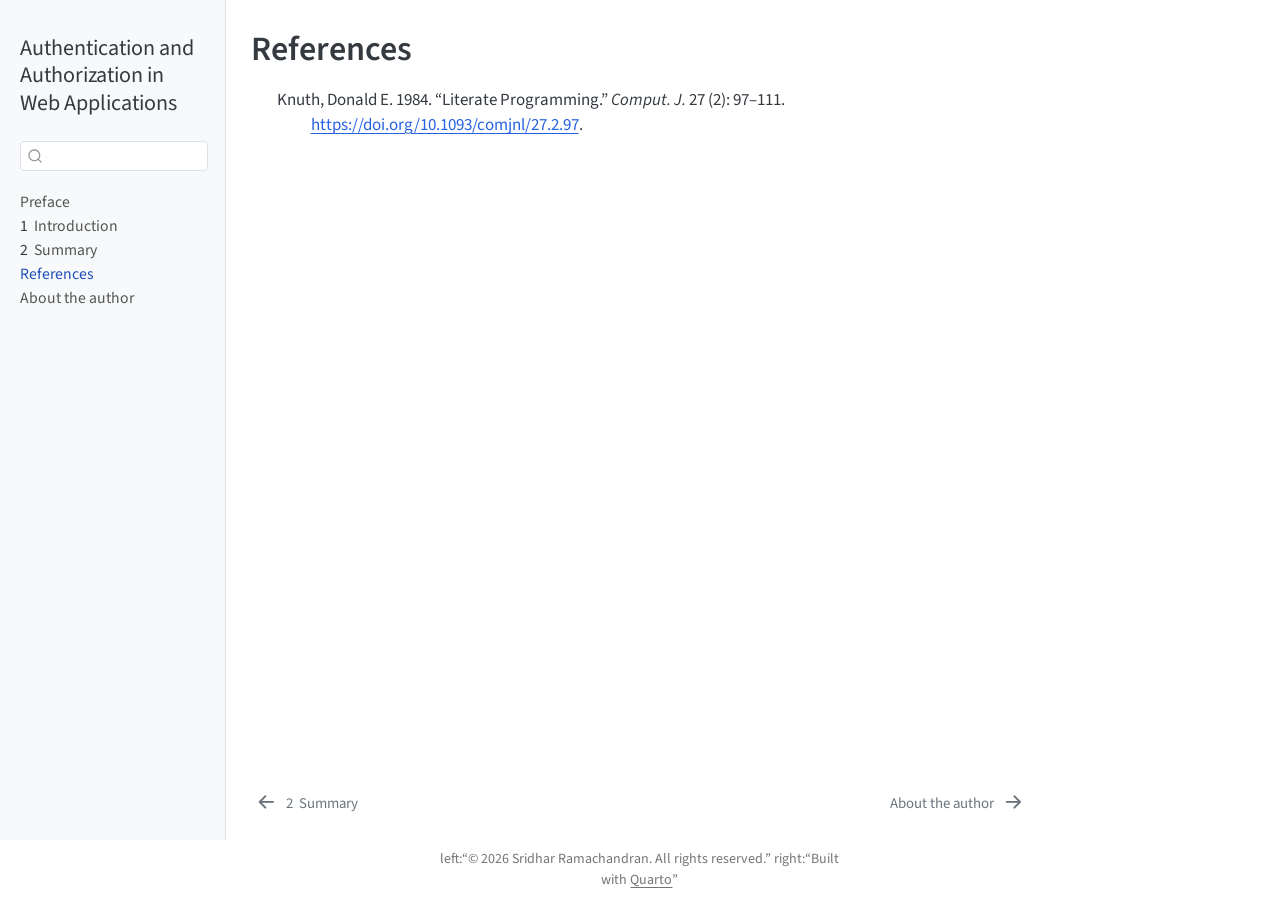
<file: references.html>
<!DOCTYPE html>
<html xmlns="http://www.w3.org/1999/xhtml" lang="en" xml:lang="en"><head>

<meta charset="utf-8">
<meta name="generator" content="quarto-1.4.555">

<meta name="viewport" content="width=device-width, initial-scale=1.0, user-scalable=yes">

<meta name="description" content="A guide to demystify technical subjects using analogy, simplicity and common sense">

<title>Authentication and Authorization in Web Applications - References</title>
<style>
code{white-space: pre-wrap;}
span.smallcaps{font-variant: small-caps;}
div.columns{display: flex; gap: min(4vw, 1.5em);}
div.column{flex: auto; overflow-x: auto;}
div.hanging-indent{margin-left: 1.5em; text-indent: -1.5em;}
ul.task-list{list-style: none;}
ul.task-list li input[type="checkbox"] {
  width: 0.8em;
  margin: 0 0.8em 0.2em -1em; /* quarto-specific, see https://github.com/quarto-dev/quarto-cli/issues/4556 */ 
  vertical-align: middle;
}
/* CSS for citations */
div.csl-bib-body { }
div.csl-entry {
  clear: both;
}
.hanging-indent div.csl-entry {
  margin-left:2em;
  text-indent:-2em;
}
div.csl-left-margin {
  min-width:2em;
  float:left;
}
div.csl-right-inline {
  margin-left:2em;
  padding-left:1em;
}
div.csl-indent {
  margin-left: 2em;
}</style>


<script src="site_libs/quarto-nav/quarto-nav.js"></script>
<script src="site_libs/quarto-nav/headroom.min.js"></script>
<script src="site_libs/clipboard/clipboard.min.js"></script>
<script src="site_libs/quarto-search/autocomplete.umd.js"></script>
<script src="site_libs/quarto-search/fuse.min.js"></script>
<script src="site_libs/quarto-search/quarto-search.js"></script>
<meta name="quarto:offset" content="./">
<link href="./about.html" rel="next">
<link href="./summary.html" rel="prev">
<script src="site_libs/quarto-html/quarto.js"></script>
<script src="site_libs/quarto-html/popper.min.js"></script>
<script src="site_libs/quarto-html/tippy.umd.min.js"></script>
<script src="site_libs/quarto-html/anchor.min.js"></script>
<link href="site_libs/quarto-html/tippy.css" rel="stylesheet">
<link href="site_libs/quarto-html/quarto-syntax-highlighting.css" rel="stylesheet" id="quarto-text-highlighting-styles">
<script src="site_libs/bootstrap/bootstrap.min.js"></script>
<link href="site_libs/bootstrap/bootstrap-icons.css" rel="stylesheet">
<link href="site_libs/bootstrap/bootstrap.min.css" rel="stylesheet" id="quarto-bootstrap" data-mode="light">
<script id="quarto-search-options" type="application/json">{
  "location": "sidebar",
  "copy-button": false,
  "collapse-after": 3,
  "panel-placement": "start",
  "type": "textbox",
  "limit": 50,
  "keyboard-shortcut": [
    "f",
    "/",
    "s"
  ],
  "show-item-context": false,
  "language": {
    "search-no-results-text": "No results",
    "search-matching-documents-text": "matching documents",
    "search-copy-link-title": "Copy link to search",
    "search-hide-matches-text": "Hide additional matches",
    "search-more-match-text": "more match in this document",
    "search-more-matches-text": "more matches in this document",
    "search-clear-button-title": "Clear",
    "search-text-placeholder": "",
    "search-detached-cancel-button-title": "Cancel",
    "search-submit-button-title": "Submit",
    "search-label": "Search"
  }
}</script>


</head>

<body class="nav-sidebar docked">

<div id="quarto-search-results"></div>
  <header id="quarto-header" class="headroom fixed-top">
  <nav class="quarto-secondary-nav">
    <div class="container-fluid d-flex">
      <button type="button" class="quarto-btn-toggle btn" data-bs-toggle="collapse" data-bs-target=".quarto-sidebar-collapse-item" aria-controls="quarto-sidebar" aria-expanded="false" aria-label="Toggle sidebar navigation" onclick="if (window.quartoToggleHeadroom) { window.quartoToggleHeadroom(); }">
        <i class="bi bi-layout-text-sidebar-reverse"></i>
      </button>
        <nav class="quarto-page-breadcrumbs" aria-label="breadcrumb"><ol class="breadcrumb"><li class="breadcrumb-item"><a href="./references.html">References</a></li></ol></nav>
        <a class="flex-grow-1" role="button" data-bs-toggle="collapse" data-bs-target=".quarto-sidebar-collapse-item" aria-controls="quarto-sidebar" aria-expanded="false" aria-label="Toggle sidebar navigation" onclick="if (window.quartoToggleHeadroom) { window.quartoToggleHeadroom(); }">      
        </a>
      <button type="button" class="btn quarto-search-button" aria-label="" onclick="window.quartoOpenSearch();">
        <i class="bi bi-search"></i>
      </button>
    </div>
  </nav>
</header>
<!-- content -->
<div id="quarto-content" class="quarto-container page-columns page-rows-contents page-layout-article">
<!-- sidebar -->
  <nav id="quarto-sidebar" class="sidebar collapse collapse-horizontal quarto-sidebar-collapse-item sidebar-navigation docked overflow-auto">
    <div class="pt-lg-2 mt-2 text-left sidebar-header">
    <div class="sidebar-title mb-0 py-0">
      <a href="./">Authentication and Authorization in Web Applications</a> 
    </div>
      </div>
        <div class="mt-2 flex-shrink-0 align-items-center">
        <div class="sidebar-search">
        <div id="quarto-search" class="" title="Search"></div>
        </div>
        </div>
    <div class="sidebar-menu-container"> 
    <ul class="list-unstyled mt-1">
        <li class="sidebar-item">
  <div class="sidebar-item-container"> 
  <a href="./index.html" class="sidebar-item-text sidebar-link">
 <span class="menu-text">Preface</span></a>
  </div>
</li>
        <li class="sidebar-item">
  <div class="sidebar-item-container"> 
  <a href="./intro.html" class="sidebar-item-text sidebar-link">
 <span class="menu-text"><span class="chapter-number">1</span>&nbsp; <span class="chapter-title">Introduction</span></span></a>
  </div>
</li>
        <li class="sidebar-item">
  <div class="sidebar-item-container"> 
  <a href="./summary.html" class="sidebar-item-text sidebar-link">
 <span class="menu-text"><span class="chapter-number">2</span>&nbsp; <span class="chapter-title">Summary</span></span></a>
  </div>
</li>
        <li class="sidebar-item">
  <div class="sidebar-item-container"> 
  <a href="./references.html" class="sidebar-item-text sidebar-link active">
 <span class="menu-text">References</span></a>
  </div>
</li>
        <li class="sidebar-item">
  <div class="sidebar-item-container"> 
  <a href="./about.html" class="sidebar-item-text sidebar-link">
 <span class="menu-text">About the author</span></a>
  </div>
</li>
    </ul>
    </div>
</nav>
<div id="quarto-sidebar-glass" class="quarto-sidebar-collapse-item" data-bs-toggle="collapse" data-bs-target=".quarto-sidebar-collapse-item"></div>
<!-- margin-sidebar -->
    <div id="quarto-margin-sidebar" class="sidebar margin-sidebar">
        
    </div>
<!-- main -->
<main class="content" id="quarto-document-content">

<header id="title-block-header" class="quarto-title-block default">
<div class="quarto-title">
<h1 class="title">References</h1>
</div>



<div class="quarto-title-meta">

    
  
    
  </div>
  


</header>


<div id="refs" class="references csl-bib-body hanging-indent" data-entry-spacing="0" role="list">
<div id="ref-knuth84" class="csl-entry" role="listitem">
Knuth, Donald E. 1984. <span>“Literate Programming.”</span> <em>Comput.
J.</em> 27 (2): 97–111. <a href="https://doi.org/10.1093/comjnl/27.2.97">https://doi.org/10.1093/comjnl/27.2.97</a>.
</div>
</div>



</main> <!-- /main -->
<script id="quarto-html-after-body" type="application/javascript">
window.document.addEventListener("DOMContentLoaded", function (event) {
  const toggleBodyColorMode = (bsSheetEl) => {
    const mode = bsSheetEl.getAttribute("data-mode");
    const bodyEl = window.document.querySelector("body");
    if (mode === "dark") {
      bodyEl.classList.add("quarto-dark");
      bodyEl.classList.remove("quarto-light");
    } else {
      bodyEl.classList.add("quarto-light");
      bodyEl.classList.remove("quarto-dark");
    }
  }
  const toggleBodyColorPrimary = () => {
    const bsSheetEl = window.document.querySelector("link#quarto-bootstrap");
    if (bsSheetEl) {
      toggleBodyColorMode(bsSheetEl);
    }
  }
  toggleBodyColorPrimary();  
  const icon = "";
  const anchorJS = new window.AnchorJS();
  anchorJS.options = {
    placement: 'right',
    icon: icon
  };
  anchorJS.add('.anchored');
  const isCodeAnnotation = (el) => {
    for (const clz of el.classList) {
      if (clz.startsWith('code-annotation-')) {                     
        return true;
      }
    }
    return false;
  }
  const clipboard = new window.ClipboardJS('.code-copy-button', {
    text: function(trigger) {
      const codeEl = trigger.previousElementSibling.cloneNode(true);
      for (const childEl of codeEl.children) {
        if (isCodeAnnotation(childEl)) {
          childEl.remove();
        }
      }
      return codeEl.innerText;
    }
  });
  clipboard.on('success', function(e) {
    // button target
    const button = e.trigger;
    // don't keep focus
    button.blur();
    // flash "checked"
    button.classList.add('code-copy-button-checked');
    var currentTitle = button.getAttribute("title");
    button.setAttribute("title", "Copied!");
    let tooltip;
    if (window.bootstrap) {
      button.setAttribute("data-bs-toggle", "tooltip");
      button.setAttribute("data-bs-placement", "left");
      button.setAttribute("data-bs-title", "Copied!");
      tooltip = new bootstrap.Tooltip(button, 
        { trigger: "manual", 
          customClass: "code-copy-button-tooltip",
          offset: [0, -8]});
      tooltip.show();    
    }
    setTimeout(function() {
      if (tooltip) {
        tooltip.hide();
        button.removeAttribute("data-bs-title");
        button.removeAttribute("data-bs-toggle");
        button.removeAttribute("data-bs-placement");
      }
      button.setAttribute("title", currentTitle);
      button.classList.remove('code-copy-button-checked');
    }, 1000);
    // clear code selection
    e.clearSelection();
  });
    var localhostRegex = new RegExp(/^(?:http|https):\/\/localhost\:?[0-9]*\//);
    var mailtoRegex = new RegExp(/^mailto:/);
      var filterRegex = new RegExp('/' + window.location.host + '/');
    var isInternal = (href) => {
        return filterRegex.test(href) || localhostRegex.test(href) || mailtoRegex.test(href);
    }
    // Inspect non-navigation links and adorn them if external
 	var links = window.document.querySelectorAll('a[href]:not(.nav-link):not(.navbar-brand):not(.toc-action):not(.sidebar-link):not(.sidebar-item-toggle):not(.pagination-link):not(.no-external):not([aria-hidden]):not(.dropdown-item):not(.quarto-navigation-tool)');
    for (var i=0; i<links.length; i++) {
      const link = links[i];
      if (!isInternal(link.href)) {
        // undo the damage that might have been done by quarto-nav.js in the case of
        // links that we want to consider external
        if (link.dataset.originalHref !== undefined) {
          link.href = link.dataset.originalHref;
        }
      }
    }
  function tippyHover(el, contentFn, onTriggerFn, onUntriggerFn) {
    const config = {
      allowHTML: true,
      maxWidth: 500,
      delay: 100,
      arrow: false,
      appendTo: function(el) {
          return el.parentElement;
      },
      interactive: true,
      interactiveBorder: 10,
      theme: 'quarto',
      placement: 'bottom-start',
    };
    if (contentFn) {
      config.content = contentFn;
    }
    if (onTriggerFn) {
      config.onTrigger = onTriggerFn;
    }
    if (onUntriggerFn) {
      config.onUntrigger = onUntriggerFn;
    }
    window.tippy(el, config); 
  }
  const noterefs = window.document.querySelectorAll('a[role="doc-noteref"]');
  for (var i=0; i<noterefs.length; i++) {
    const ref = noterefs[i];
    tippyHover(ref, function() {
      // use id or data attribute instead here
      let href = ref.getAttribute('data-footnote-href') || ref.getAttribute('href');
      try { href = new URL(href).hash; } catch {}
      const id = href.replace(/^#\/?/, "");
      const note = window.document.getElementById(id);
      if (note) {
        return note.innerHTML;
      } else {
        return "";
      }
    });
  }
  const xrefs = window.document.querySelectorAll('a.quarto-xref');
  const processXRef = (id, note) => {
    // Strip column container classes
    const stripColumnClz = (el) => {
      el.classList.remove("page-full", "page-columns");
      if (el.children) {
        for (const child of el.children) {
          stripColumnClz(child);
        }
      }
    }
    stripColumnClz(note)
    if (id === null || id.startsWith('sec-')) {
      // Special case sections, only their first couple elements
      const container = document.createElement("div");
      if (note.children && note.children.length > 2) {
        container.appendChild(note.children[0].cloneNode(true));
        for (let i = 1; i < note.children.length; i++) {
          const child = note.children[i];
          if (child.tagName === "P" && child.innerText === "") {
            continue;
          } else {
            container.appendChild(child.cloneNode(true));
            break;
          }
        }
        if (window.Quarto?.typesetMath) {
          window.Quarto.typesetMath(container);
        }
        return container.innerHTML
      } else {
        if (window.Quarto?.typesetMath) {
          window.Quarto.typesetMath(note);
        }
        return note.innerHTML;
      }
    } else {
      // Remove any anchor links if they are present
      const anchorLink = note.querySelector('a.anchorjs-link');
      if (anchorLink) {
        anchorLink.remove();
      }
      if (window.Quarto?.typesetMath) {
        window.Quarto.typesetMath(note);
      }
      // TODO in 1.5, we should make sure this works without a callout special case
      if (note.classList.contains("callout")) {
        return note.outerHTML;
      } else {
        return note.innerHTML;
      }
    }
  }
  for (var i=0; i<xrefs.length; i++) {
    const xref = xrefs[i];
    tippyHover(xref, undefined, function(instance) {
      instance.disable();
      let url = xref.getAttribute('href');
      let hash = undefined; 
      if (url.startsWith('#')) {
        hash = url;
      } else {
        try { hash = new URL(url).hash; } catch {}
      }
      if (hash) {
        const id = hash.replace(/^#\/?/, "");
        const note = window.document.getElementById(id);
        if (note !== null) {
          try {
            const html = processXRef(id, note.cloneNode(true));
            instance.setContent(html);
          } finally {
            instance.enable();
            instance.show();
          }
        } else {
          // See if we can fetch this
          fetch(url.split('#')[0])
          .then(res => res.text())
          .then(html => {
            const parser = new DOMParser();
            const htmlDoc = parser.parseFromString(html, "text/html");
            const note = htmlDoc.getElementById(id);
            if (note !== null) {
              const html = processXRef(id, note);
              instance.setContent(html);
            } 
          }).finally(() => {
            instance.enable();
            instance.show();
          });
        }
      } else {
        // See if we can fetch a full url (with no hash to target)
        // This is a special case and we should probably do some content thinning / targeting
        fetch(url)
        .then(res => res.text())
        .then(html => {
          const parser = new DOMParser();
          const htmlDoc = parser.parseFromString(html, "text/html");
          const note = htmlDoc.querySelector('main.content');
          if (note !== null) {
            // This should only happen for chapter cross references
            // (since there is no id in the URL)
            // remove the first header
            if (note.children.length > 0 && note.children[0].tagName === "HEADER") {
              note.children[0].remove();
            }
            const html = processXRef(null, note);
            instance.setContent(html);
          } 
        }).finally(() => {
          instance.enable();
          instance.show();
        });
      }
    }, function(instance) {
    });
  }
      let selectedAnnoteEl;
      const selectorForAnnotation = ( cell, annotation) => {
        let cellAttr = 'data-code-cell="' + cell + '"';
        let lineAttr = 'data-code-annotation="' +  annotation + '"';
        const selector = 'span[' + cellAttr + '][' + lineAttr + ']';
        return selector;
      }
      const selectCodeLines = (annoteEl) => {
        const doc = window.document;
        const targetCell = annoteEl.getAttribute("data-target-cell");
        const targetAnnotation = annoteEl.getAttribute("data-target-annotation");
        const annoteSpan = window.document.querySelector(selectorForAnnotation(targetCell, targetAnnotation));
        const lines = annoteSpan.getAttribute("data-code-lines").split(",");
        const lineIds = lines.map((line) => {
          return targetCell + "-" + line;
        })
        let top = null;
        let height = null;
        let parent = null;
        if (lineIds.length > 0) {
            //compute the position of the single el (top and bottom and make a div)
            const el = window.document.getElementById(lineIds[0]);
            top = el.offsetTop;
            height = el.offsetHeight;
            parent = el.parentElement.parentElement;
          if (lineIds.length > 1) {
            const lastEl = window.document.getElementById(lineIds[lineIds.length - 1]);
            const bottom = lastEl.offsetTop + lastEl.offsetHeight;
            height = bottom - top;
          }
          if (top !== null && height !== null && parent !== null) {
            // cook up a div (if necessary) and position it 
            let div = window.document.getElementById("code-annotation-line-highlight");
            if (div === null) {
              div = window.document.createElement("div");
              div.setAttribute("id", "code-annotation-line-highlight");
              div.style.position = 'absolute';
              parent.appendChild(div);
            }
            div.style.top = top - 2 + "px";
            div.style.height = height + 4 + "px";
            div.style.left = 0;
            let gutterDiv = window.document.getElementById("code-annotation-line-highlight-gutter");
            if (gutterDiv === null) {
              gutterDiv = window.document.createElement("div");
              gutterDiv.setAttribute("id", "code-annotation-line-highlight-gutter");
              gutterDiv.style.position = 'absolute';
              const codeCell = window.document.getElementById(targetCell);
              const gutter = codeCell.querySelector('.code-annotation-gutter');
              gutter.appendChild(gutterDiv);
            }
            gutterDiv.style.top = top - 2 + "px";
            gutterDiv.style.height = height + 4 + "px";
          }
          selectedAnnoteEl = annoteEl;
        }
      };
      const unselectCodeLines = () => {
        const elementsIds = ["code-annotation-line-highlight", "code-annotation-line-highlight-gutter"];
        elementsIds.forEach((elId) => {
          const div = window.document.getElementById(elId);
          if (div) {
            div.remove();
          }
        });
        selectedAnnoteEl = undefined;
      };
        // Handle positioning of the toggle
    window.addEventListener(
      "resize",
      throttle(() => {
        elRect = undefined;
        if (selectedAnnoteEl) {
          selectCodeLines(selectedAnnoteEl);
        }
      }, 10)
    );
    function throttle(fn, ms) {
    let throttle = false;
    let timer;
      return (...args) => {
        if(!throttle) { // first call gets through
            fn.apply(this, args);
            throttle = true;
        } else { // all the others get throttled
            if(timer) clearTimeout(timer); // cancel #2
            timer = setTimeout(() => {
              fn.apply(this, args);
              timer = throttle = false;
            }, ms);
        }
      };
    }
      // Attach click handler to the DT
      const annoteDls = window.document.querySelectorAll('dt[data-target-cell]');
      for (const annoteDlNode of annoteDls) {
        annoteDlNode.addEventListener('click', (event) => {
          const clickedEl = event.target;
          if (clickedEl !== selectedAnnoteEl) {
            unselectCodeLines();
            const activeEl = window.document.querySelector('dt[data-target-cell].code-annotation-active');
            if (activeEl) {
              activeEl.classList.remove('code-annotation-active');
            }
            selectCodeLines(clickedEl);
            clickedEl.classList.add('code-annotation-active');
          } else {
            // Unselect the line
            unselectCodeLines();
            clickedEl.classList.remove('code-annotation-active');
          }
        });
      }
  const findCites = (el) => {
    const parentEl = el.parentElement;
    if (parentEl) {
      const cites = parentEl.dataset.cites;
      if (cites) {
        return {
          el,
          cites: cites.split(' ')
        };
      } else {
        return findCites(el.parentElement)
      }
    } else {
      return undefined;
    }
  };
  var bibliorefs = window.document.querySelectorAll('a[role="doc-biblioref"]');
  for (var i=0; i<bibliorefs.length; i++) {
    const ref = bibliorefs[i];
    const citeInfo = findCites(ref);
    if (citeInfo) {
      tippyHover(citeInfo.el, function() {
        var popup = window.document.createElement('div');
        citeInfo.cites.forEach(function(cite) {
          var citeDiv = window.document.createElement('div');
          citeDiv.classList.add('hanging-indent');
          citeDiv.classList.add('csl-entry');
          var biblioDiv = window.document.getElementById('ref-' + cite);
          if (biblioDiv) {
            citeDiv.innerHTML = biblioDiv.innerHTML;
          }
          popup.appendChild(citeDiv);
        });
        return popup.innerHTML;
      });
    }
  }
});
</script>
<nav class="page-navigation">
  <div class="nav-page nav-page-previous">
      <a href="./summary.html" class="pagination-link" aria-label="Summary">
        <i class="bi bi-arrow-left-short"></i> <span class="nav-page-text"><span class="chapter-number">2</span>&nbsp; <span class="chapter-title">Summary</span></span>
      </a>          
  </div>
  <div class="nav-page nav-page-next">
      <a href="./about.html" class="pagination-link" aria-label="About the author">
        <span class="nav-page-text">About the author</span> <i class="bi bi-arrow-right-short"></i>
      </a>
  </div>
</nav>
</div> <!-- /content -->
<footer class="footer">
  <div class="nav-footer">
    <div class="nav-footer-left">
      &nbsp;
    </div>   
    <div class="nav-footer-center">
<p>left:“© 2026 Sridhar Ramachandran. All rights reserved.” right:“Built with <a href="https://quarto.org/">Quarto</a>”</p>
</div>
    <div class="nav-footer-right">
      &nbsp;
    </div>
  </div>
</footer>




</body></html>
</file>
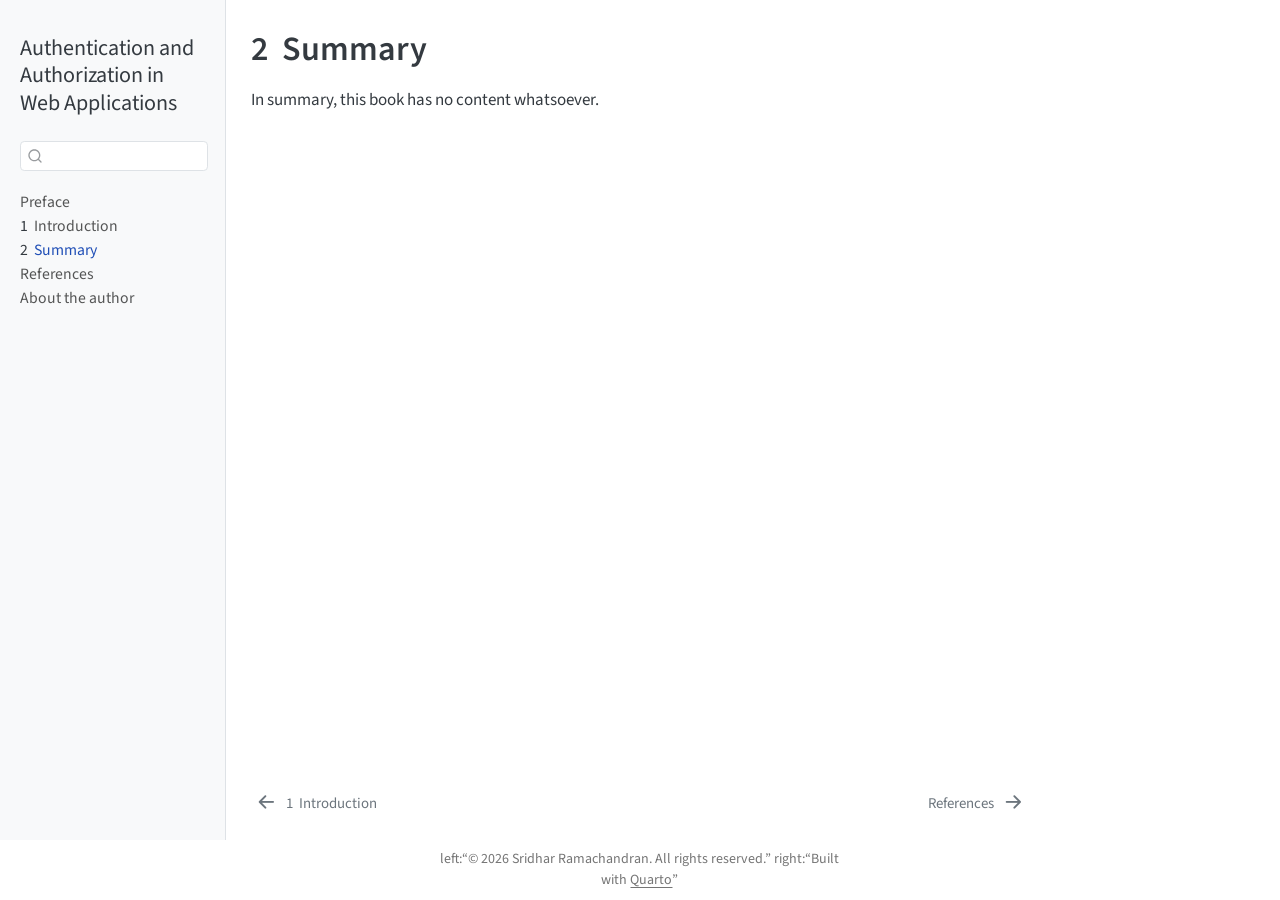
<file: summary.html>
<!DOCTYPE html>
<html xmlns="http://www.w3.org/1999/xhtml" lang="en" xml:lang="en"><head>

<meta charset="utf-8">
<meta name="generator" content="quarto-1.4.555">

<meta name="viewport" content="width=device-width, initial-scale=1.0, user-scalable=yes">

<meta name="description" content="A guide to demystify technical subjects using analogy, simplicity and common sense">

<title>Authentication and Authorization in Web Applications - 2&nbsp; Summary</title>
<style>
code{white-space: pre-wrap;}
span.smallcaps{font-variant: small-caps;}
div.columns{display: flex; gap: min(4vw, 1.5em);}
div.column{flex: auto; overflow-x: auto;}
div.hanging-indent{margin-left: 1.5em; text-indent: -1.5em;}
ul.task-list{list-style: none;}
ul.task-list li input[type="checkbox"] {
  width: 0.8em;
  margin: 0 0.8em 0.2em -1em; /* quarto-specific, see https://github.com/quarto-dev/quarto-cli/issues/4556 */ 
  vertical-align: middle;
}
</style>


<script src="site_libs/quarto-nav/quarto-nav.js"></script>
<script src="site_libs/quarto-nav/headroom.min.js"></script>
<script src="site_libs/clipboard/clipboard.min.js"></script>
<script src="site_libs/quarto-search/autocomplete.umd.js"></script>
<script src="site_libs/quarto-search/fuse.min.js"></script>
<script src="site_libs/quarto-search/quarto-search.js"></script>
<meta name="quarto:offset" content="./">
<link href="./references.html" rel="next">
<link href="./intro.html" rel="prev">
<script src="site_libs/quarto-html/quarto.js"></script>
<script src="site_libs/quarto-html/popper.min.js"></script>
<script src="site_libs/quarto-html/tippy.umd.min.js"></script>
<script src="site_libs/quarto-html/anchor.min.js"></script>
<link href="site_libs/quarto-html/tippy.css" rel="stylesheet">
<link href="site_libs/quarto-html/quarto-syntax-highlighting.css" rel="stylesheet" id="quarto-text-highlighting-styles">
<script src="site_libs/bootstrap/bootstrap.min.js"></script>
<link href="site_libs/bootstrap/bootstrap-icons.css" rel="stylesheet">
<link href="site_libs/bootstrap/bootstrap.min.css" rel="stylesheet" id="quarto-bootstrap" data-mode="light">
<script id="quarto-search-options" type="application/json">{
  "location": "sidebar",
  "copy-button": false,
  "collapse-after": 3,
  "panel-placement": "start",
  "type": "textbox",
  "limit": 50,
  "keyboard-shortcut": [
    "f",
    "/",
    "s"
  ],
  "show-item-context": false,
  "language": {
    "search-no-results-text": "No results",
    "search-matching-documents-text": "matching documents",
    "search-copy-link-title": "Copy link to search",
    "search-hide-matches-text": "Hide additional matches",
    "search-more-match-text": "more match in this document",
    "search-more-matches-text": "more matches in this document",
    "search-clear-button-title": "Clear",
    "search-text-placeholder": "",
    "search-detached-cancel-button-title": "Cancel",
    "search-submit-button-title": "Submit",
    "search-label": "Search"
  }
}</script>


</head>

<body class="nav-sidebar docked">

<div id="quarto-search-results"></div>
  <header id="quarto-header" class="headroom fixed-top">
  <nav class="quarto-secondary-nav">
    <div class="container-fluid d-flex">
      <button type="button" class="quarto-btn-toggle btn" data-bs-toggle="collapse" data-bs-target=".quarto-sidebar-collapse-item" aria-controls="quarto-sidebar" aria-expanded="false" aria-label="Toggle sidebar navigation" onclick="if (window.quartoToggleHeadroom) { window.quartoToggleHeadroom(); }">
        <i class="bi bi-layout-text-sidebar-reverse"></i>
      </button>
        <nav class="quarto-page-breadcrumbs" aria-label="breadcrumb"><ol class="breadcrumb"><li class="breadcrumb-item"><a href="./summary.html"><span class="chapter-number">2</span>&nbsp; <span class="chapter-title">Summary</span></a></li></ol></nav>
        <a class="flex-grow-1" role="button" data-bs-toggle="collapse" data-bs-target=".quarto-sidebar-collapse-item" aria-controls="quarto-sidebar" aria-expanded="false" aria-label="Toggle sidebar navigation" onclick="if (window.quartoToggleHeadroom) { window.quartoToggleHeadroom(); }">      
        </a>
      <button type="button" class="btn quarto-search-button" aria-label="" onclick="window.quartoOpenSearch();">
        <i class="bi bi-search"></i>
      </button>
    </div>
  </nav>
</header>
<!-- content -->
<div id="quarto-content" class="quarto-container page-columns page-rows-contents page-layout-article">
<!-- sidebar -->
  <nav id="quarto-sidebar" class="sidebar collapse collapse-horizontal quarto-sidebar-collapse-item sidebar-navigation docked overflow-auto">
    <div class="pt-lg-2 mt-2 text-left sidebar-header">
    <div class="sidebar-title mb-0 py-0">
      <a href="./">Authentication and Authorization in Web Applications</a> 
    </div>
      </div>
        <div class="mt-2 flex-shrink-0 align-items-center">
        <div class="sidebar-search">
        <div id="quarto-search" class="" title="Search"></div>
        </div>
        </div>
    <div class="sidebar-menu-container"> 
    <ul class="list-unstyled mt-1">
        <li class="sidebar-item">
  <div class="sidebar-item-container"> 
  <a href="./index.html" class="sidebar-item-text sidebar-link">
 <span class="menu-text">Preface</span></a>
  </div>
</li>
        <li class="sidebar-item">
  <div class="sidebar-item-container"> 
  <a href="./intro.html" class="sidebar-item-text sidebar-link">
 <span class="menu-text"><span class="chapter-number">1</span>&nbsp; <span class="chapter-title">Introduction</span></span></a>
  </div>
</li>
        <li class="sidebar-item">
  <div class="sidebar-item-container"> 
  <a href="./summary.html" class="sidebar-item-text sidebar-link active">
 <span class="menu-text"><span class="chapter-number">2</span>&nbsp; <span class="chapter-title">Summary</span></span></a>
  </div>
</li>
        <li class="sidebar-item">
  <div class="sidebar-item-container"> 
  <a href="./references.html" class="sidebar-item-text sidebar-link">
 <span class="menu-text">References</span></a>
  </div>
</li>
        <li class="sidebar-item">
  <div class="sidebar-item-container"> 
  <a href="./about.html" class="sidebar-item-text sidebar-link">
 <span class="menu-text">About the author</span></a>
  </div>
</li>
    </ul>
    </div>
</nav>
<div id="quarto-sidebar-glass" class="quarto-sidebar-collapse-item" data-bs-toggle="collapse" data-bs-target=".quarto-sidebar-collapse-item"></div>
<!-- margin-sidebar -->
    <div id="quarto-margin-sidebar" class="sidebar margin-sidebar">
        
    </div>
<!-- main -->
<main class="content" id="quarto-document-content">

<header id="title-block-header" class="quarto-title-block default">
<div class="quarto-title">
<h1 class="title"><span class="chapter-number">2</span>&nbsp; <span class="chapter-title">Summary</span></h1>
</div>



<div class="quarto-title-meta">

    
  
    
  </div>
  


</header>


<p>In summary, this book has no content whatsoever.</p>



</main> <!-- /main -->
<script id="quarto-html-after-body" type="application/javascript">
window.document.addEventListener("DOMContentLoaded", function (event) {
  const toggleBodyColorMode = (bsSheetEl) => {
    const mode = bsSheetEl.getAttribute("data-mode");
    const bodyEl = window.document.querySelector("body");
    if (mode === "dark") {
      bodyEl.classList.add("quarto-dark");
      bodyEl.classList.remove("quarto-light");
    } else {
      bodyEl.classList.add("quarto-light");
      bodyEl.classList.remove("quarto-dark");
    }
  }
  const toggleBodyColorPrimary = () => {
    const bsSheetEl = window.document.querySelector("link#quarto-bootstrap");
    if (bsSheetEl) {
      toggleBodyColorMode(bsSheetEl);
    }
  }
  toggleBodyColorPrimary();  
  const icon = "";
  const anchorJS = new window.AnchorJS();
  anchorJS.options = {
    placement: 'right',
    icon: icon
  };
  anchorJS.add('.anchored');
  const isCodeAnnotation = (el) => {
    for (const clz of el.classList) {
      if (clz.startsWith('code-annotation-')) {                     
        return true;
      }
    }
    return false;
  }
  const clipboard = new window.ClipboardJS('.code-copy-button', {
    text: function(trigger) {
      const codeEl = trigger.previousElementSibling.cloneNode(true);
      for (const childEl of codeEl.children) {
        if (isCodeAnnotation(childEl)) {
          childEl.remove();
        }
      }
      return codeEl.innerText;
    }
  });
  clipboard.on('success', function(e) {
    // button target
    const button = e.trigger;
    // don't keep focus
    button.blur();
    // flash "checked"
    button.classList.add('code-copy-button-checked');
    var currentTitle = button.getAttribute("title");
    button.setAttribute("title", "Copied!");
    let tooltip;
    if (window.bootstrap) {
      button.setAttribute("data-bs-toggle", "tooltip");
      button.setAttribute("data-bs-placement", "left");
      button.setAttribute("data-bs-title", "Copied!");
      tooltip = new bootstrap.Tooltip(button, 
        { trigger: "manual", 
          customClass: "code-copy-button-tooltip",
          offset: [0, -8]});
      tooltip.show();    
    }
    setTimeout(function() {
      if (tooltip) {
        tooltip.hide();
        button.removeAttribute("data-bs-title");
        button.removeAttribute("data-bs-toggle");
        button.removeAttribute("data-bs-placement");
      }
      button.setAttribute("title", currentTitle);
      button.classList.remove('code-copy-button-checked');
    }, 1000);
    // clear code selection
    e.clearSelection();
  });
    var localhostRegex = new RegExp(/^(?:http|https):\/\/localhost\:?[0-9]*\//);
    var mailtoRegex = new RegExp(/^mailto:/);
      var filterRegex = new RegExp('/' + window.location.host + '/');
    var isInternal = (href) => {
        return filterRegex.test(href) || localhostRegex.test(href) || mailtoRegex.test(href);
    }
    // Inspect non-navigation links and adorn them if external
 	var links = window.document.querySelectorAll('a[href]:not(.nav-link):not(.navbar-brand):not(.toc-action):not(.sidebar-link):not(.sidebar-item-toggle):not(.pagination-link):not(.no-external):not([aria-hidden]):not(.dropdown-item):not(.quarto-navigation-tool)');
    for (var i=0; i<links.length; i++) {
      const link = links[i];
      if (!isInternal(link.href)) {
        // undo the damage that might have been done by quarto-nav.js in the case of
        // links that we want to consider external
        if (link.dataset.originalHref !== undefined) {
          link.href = link.dataset.originalHref;
        }
      }
    }
  function tippyHover(el, contentFn, onTriggerFn, onUntriggerFn) {
    const config = {
      allowHTML: true,
      maxWidth: 500,
      delay: 100,
      arrow: false,
      appendTo: function(el) {
          return el.parentElement;
      },
      interactive: true,
      interactiveBorder: 10,
      theme: 'quarto',
      placement: 'bottom-start',
    };
    if (contentFn) {
      config.content = contentFn;
    }
    if (onTriggerFn) {
      config.onTrigger = onTriggerFn;
    }
    if (onUntriggerFn) {
      config.onUntrigger = onUntriggerFn;
    }
    window.tippy(el, config); 
  }
  const noterefs = window.document.querySelectorAll('a[role="doc-noteref"]');
  for (var i=0; i<noterefs.length; i++) {
    const ref = noterefs[i];
    tippyHover(ref, function() {
      // use id or data attribute instead here
      let href = ref.getAttribute('data-footnote-href') || ref.getAttribute('href');
      try { href = new URL(href).hash; } catch {}
      const id = href.replace(/^#\/?/, "");
      const note = window.document.getElementById(id);
      if (note) {
        return note.innerHTML;
      } else {
        return "";
      }
    });
  }
  const xrefs = window.document.querySelectorAll('a.quarto-xref');
  const processXRef = (id, note) => {
    // Strip column container classes
    const stripColumnClz = (el) => {
      el.classList.remove("page-full", "page-columns");
      if (el.children) {
        for (const child of el.children) {
          stripColumnClz(child);
        }
      }
    }
    stripColumnClz(note)
    if (id === null || id.startsWith('sec-')) {
      // Special case sections, only their first couple elements
      const container = document.createElement("div");
      if (note.children && note.children.length > 2) {
        container.appendChild(note.children[0].cloneNode(true));
        for (let i = 1; i < note.children.length; i++) {
          const child = note.children[i];
          if (child.tagName === "P" && child.innerText === "") {
            continue;
          } else {
            container.appendChild(child.cloneNode(true));
            break;
          }
        }
        if (window.Quarto?.typesetMath) {
          window.Quarto.typesetMath(container);
        }
        return container.innerHTML
      } else {
        if (window.Quarto?.typesetMath) {
          window.Quarto.typesetMath(note);
        }
        return note.innerHTML;
      }
    } else {
      // Remove any anchor links if they are present
      const anchorLink = note.querySelector('a.anchorjs-link');
      if (anchorLink) {
        anchorLink.remove();
      }
      if (window.Quarto?.typesetMath) {
        window.Quarto.typesetMath(note);
      }
      // TODO in 1.5, we should make sure this works without a callout special case
      if (note.classList.contains("callout")) {
        return note.outerHTML;
      } else {
        return note.innerHTML;
      }
    }
  }
  for (var i=0; i<xrefs.length; i++) {
    const xref = xrefs[i];
    tippyHover(xref, undefined, function(instance) {
      instance.disable();
      let url = xref.getAttribute('href');
      let hash = undefined; 
      if (url.startsWith('#')) {
        hash = url;
      } else {
        try { hash = new URL(url).hash; } catch {}
      }
      if (hash) {
        const id = hash.replace(/^#\/?/, "");
        const note = window.document.getElementById(id);
        if (note !== null) {
          try {
            const html = processXRef(id, note.cloneNode(true));
            instance.setContent(html);
          } finally {
            instance.enable();
            instance.show();
          }
        } else {
          // See if we can fetch this
          fetch(url.split('#')[0])
          .then(res => res.text())
          .then(html => {
            const parser = new DOMParser();
            const htmlDoc = parser.parseFromString(html, "text/html");
            const note = htmlDoc.getElementById(id);
            if (note !== null) {
              const html = processXRef(id, note);
              instance.setContent(html);
            } 
          }).finally(() => {
            instance.enable();
            instance.show();
          });
        }
      } else {
        // See if we can fetch a full url (with no hash to target)
        // This is a special case and we should probably do some content thinning / targeting
        fetch(url)
        .then(res => res.text())
        .then(html => {
          const parser = new DOMParser();
          const htmlDoc = parser.parseFromString(html, "text/html");
          const note = htmlDoc.querySelector('main.content');
          if (note !== null) {
            // This should only happen for chapter cross references
            // (since there is no id in the URL)
            // remove the first header
            if (note.children.length > 0 && note.children[0].tagName === "HEADER") {
              note.children[0].remove();
            }
            const html = processXRef(null, note);
            instance.setContent(html);
          } 
        }).finally(() => {
          instance.enable();
          instance.show();
        });
      }
    }, function(instance) {
    });
  }
      let selectedAnnoteEl;
      const selectorForAnnotation = ( cell, annotation) => {
        let cellAttr = 'data-code-cell="' + cell + '"';
        let lineAttr = 'data-code-annotation="' +  annotation + '"';
        const selector = 'span[' + cellAttr + '][' + lineAttr + ']';
        return selector;
      }
      const selectCodeLines = (annoteEl) => {
        const doc = window.document;
        const targetCell = annoteEl.getAttribute("data-target-cell");
        const targetAnnotation = annoteEl.getAttribute("data-target-annotation");
        const annoteSpan = window.document.querySelector(selectorForAnnotation(targetCell, targetAnnotation));
        const lines = annoteSpan.getAttribute("data-code-lines").split(",");
        const lineIds = lines.map((line) => {
          return targetCell + "-" + line;
        })
        let top = null;
        let height = null;
        let parent = null;
        if (lineIds.length > 0) {
            //compute the position of the single el (top and bottom and make a div)
            const el = window.document.getElementById(lineIds[0]);
            top = el.offsetTop;
            height = el.offsetHeight;
            parent = el.parentElement.parentElement;
          if (lineIds.length > 1) {
            const lastEl = window.document.getElementById(lineIds[lineIds.length - 1]);
            const bottom = lastEl.offsetTop + lastEl.offsetHeight;
            height = bottom - top;
          }
          if (top !== null && height !== null && parent !== null) {
            // cook up a div (if necessary) and position it 
            let div = window.document.getElementById("code-annotation-line-highlight");
            if (div === null) {
              div = window.document.createElement("div");
              div.setAttribute("id", "code-annotation-line-highlight");
              div.style.position = 'absolute';
              parent.appendChild(div);
            }
            div.style.top = top - 2 + "px";
            div.style.height = height + 4 + "px";
            div.style.left = 0;
            let gutterDiv = window.document.getElementById("code-annotation-line-highlight-gutter");
            if (gutterDiv === null) {
              gutterDiv = window.document.createElement("div");
              gutterDiv.setAttribute("id", "code-annotation-line-highlight-gutter");
              gutterDiv.style.position = 'absolute';
              const codeCell = window.document.getElementById(targetCell);
              const gutter = codeCell.querySelector('.code-annotation-gutter');
              gutter.appendChild(gutterDiv);
            }
            gutterDiv.style.top = top - 2 + "px";
            gutterDiv.style.height = height + 4 + "px";
          }
          selectedAnnoteEl = annoteEl;
        }
      };
      const unselectCodeLines = () => {
        const elementsIds = ["code-annotation-line-highlight", "code-annotation-line-highlight-gutter"];
        elementsIds.forEach((elId) => {
          const div = window.document.getElementById(elId);
          if (div) {
            div.remove();
          }
        });
        selectedAnnoteEl = undefined;
      };
        // Handle positioning of the toggle
    window.addEventListener(
      "resize",
      throttle(() => {
        elRect = undefined;
        if (selectedAnnoteEl) {
          selectCodeLines(selectedAnnoteEl);
        }
      }, 10)
    );
    function throttle(fn, ms) {
    let throttle = false;
    let timer;
      return (...args) => {
        if(!throttle) { // first call gets through
            fn.apply(this, args);
            throttle = true;
        } else { // all the others get throttled
            if(timer) clearTimeout(timer); // cancel #2
            timer = setTimeout(() => {
              fn.apply(this, args);
              timer = throttle = false;
            }, ms);
        }
      };
    }
      // Attach click handler to the DT
      const annoteDls = window.document.querySelectorAll('dt[data-target-cell]');
      for (const annoteDlNode of annoteDls) {
        annoteDlNode.addEventListener('click', (event) => {
          const clickedEl = event.target;
          if (clickedEl !== selectedAnnoteEl) {
            unselectCodeLines();
            const activeEl = window.document.querySelector('dt[data-target-cell].code-annotation-active');
            if (activeEl) {
              activeEl.classList.remove('code-annotation-active');
            }
            selectCodeLines(clickedEl);
            clickedEl.classList.add('code-annotation-active');
          } else {
            // Unselect the line
            unselectCodeLines();
            clickedEl.classList.remove('code-annotation-active');
          }
        });
      }
  const findCites = (el) => {
    const parentEl = el.parentElement;
    if (parentEl) {
      const cites = parentEl.dataset.cites;
      if (cites) {
        return {
          el,
          cites: cites.split(' ')
        };
      } else {
        return findCites(el.parentElement)
      }
    } else {
      return undefined;
    }
  };
  var bibliorefs = window.document.querySelectorAll('a[role="doc-biblioref"]');
  for (var i=0; i<bibliorefs.length; i++) {
    const ref = bibliorefs[i];
    const citeInfo = findCites(ref);
    if (citeInfo) {
      tippyHover(citeInfo.el, function() {
        var popup = window.document.createElement('div');
        citeInfo.cites.forEach(function(cite) {
          var citeDiv = window.document.createElement('div');
          citeDiv.classList.add('hanging-indent');
          citeDiv.classList.add('csl-entry');
          var biblioDiv = window.document.getElementById('ref-' + cite);
          if (biblioDiv) {
            citeDiv.innerHTML = biblioDiv.innerHTML;
          }
          popup.appendChild(citeDiv);
        });
        return popup.innerHTML;
      });
    }
  }
});
</script>
<nav class="page-navigation">
  <div class="nav-page nav-page-previous">
      <a href="./intro.html" class="pagination-link" aria-label="Introduction">
        <i class="bi bi-arrow-left-short"></i> <span class="nav-page-text"><span class="chapter-number">1</span>&nbsp; <span class="chapter-title">Introduction</span></span>
      </a>          
  </div>
  <div class="nav-page nav-page-next">
      <a href="./references.html" class="pagination-link" aria-label="References">
        <span class="nav-page-text">References</span> <i class="bi bi-arrow-right-short"></i>
      </a>
  </div>
</nav>
</div> <!-- /content -->
<footer class="footer">
  <div class="nav-footer">
    <div class="nav-footer-left">
      &nbsp;
    </div>   
    <div class="nav-footer-center">
<p>left:“© 2026 Sridhar Ramachandran. All rights reserved.” right:“Built with <a href="https://quarto.org/">Quarto</a>”</p>
</div>
    <div class="nav-footer-right">
      &nbsp;
    </div>
  </div>
</footer>




</body></html>
</file>
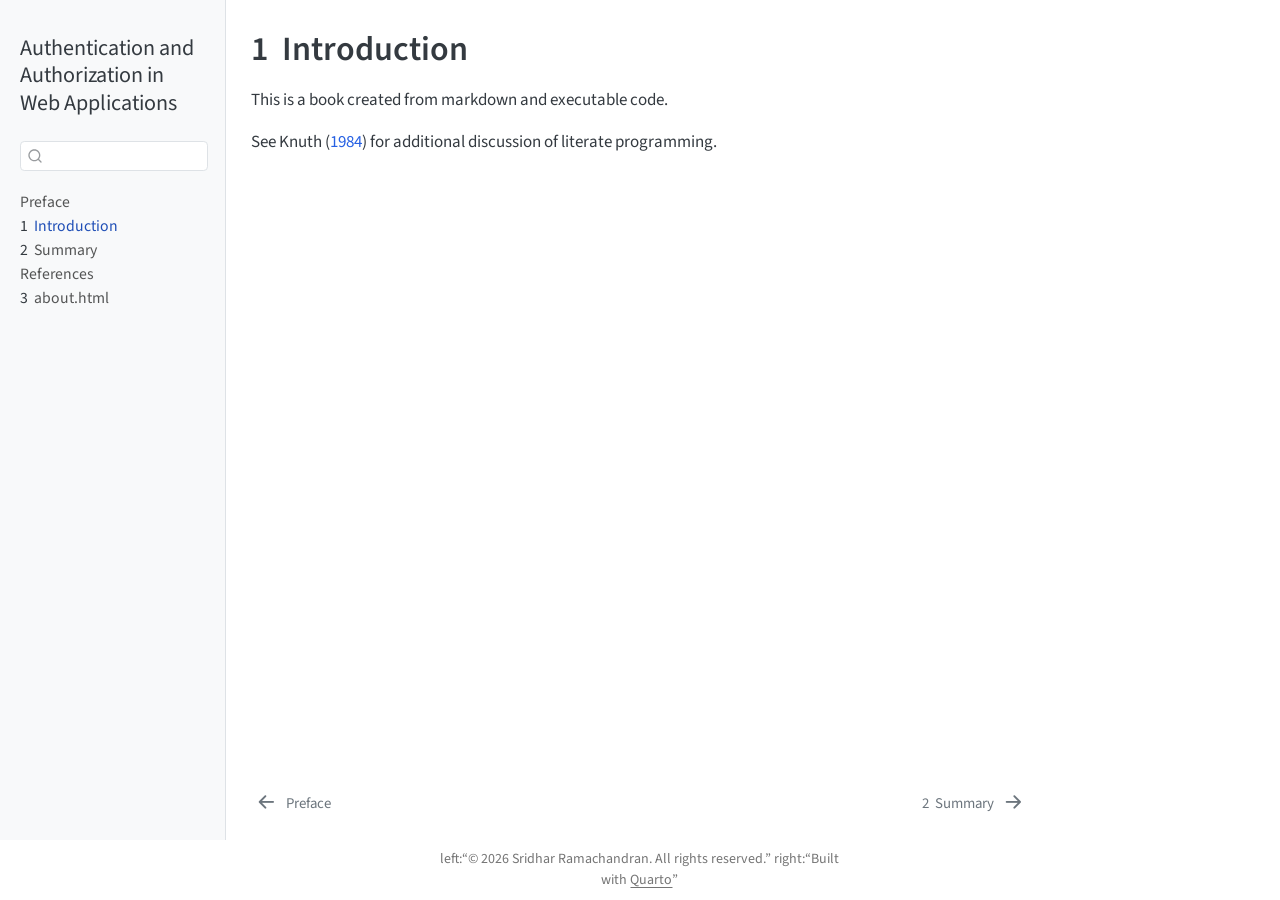
<file: _book/intro.html>
<!DOCTYPE html>
<html xmlns="http://www.w3.org/1999/xhtml" lang="en" xml:lang="en"><head>

<meta charset="utf-8">
<meta name="generator" content="quarto-1.4.555">

<meta name="viewport" content="width=device-width, initial-scale=1.0, user-scalable=yes">

<meta name="description" content="A guide to demystify technical subjects using analogy, simplicity and common sense">

<title>Authentication and Authorization in Web Applications - 1&nbsp; Introduction</title>
<style>
code{white-space: pre-wrap;}
span.smallcaps{font-variant: small-caps;}
div.columns{display: flex; gap: min(4vw, 1.5em);}
div.column{flex: auto; overflow-x: auto;}
div.hanging-indent{margin-left: 1.5em; text-indent: -1.5em;}
ul.task-list{list-style: none;}
ul.task-list li input[type="checkbox"] {
  width: 0.8em;
  margin: 0 0.8em 0.2em -1em; /* quarto-specific, see https://github.com/quarto-dev/quarto-cli/issues/4556 */ 
  vertical-align: middle;
}
/* CSS for citations */
div.csl-bib-body { }
div.csl-entry {
  clear: both;
  margin-bottom: 0em;
}
.hanging-indent div.csl-entry {
  margin-left:2em;
  text-indent:-2em;
}
div.csl-left-margin {
  min-width:2em;
  float:left;
}
div.csl-right-inline {
  margin-left:2em;
  padding-left:1em;
}
div.csl-indent {
  margin-left: 2em;
}</style>


<script src="site_libs/quarto-nav/quarto-nav.js"></script>
<script src="site_libs/quarto-nav/headroom.min.js"></script>
<script src="site_libs/clipboard/clipboard.min.js"></script>
<script src="site_libs/quarto-search/autocomplete.umd.js"></script>
<script src="site_libs/quarto-search/fuse.min.js"></script>
<script src="site_libs/quarto-search/quarto-search.js"></script>
<meta name="quarto:offset" content="./">
<link href="./summary.html" rel="next">
<link href="./index.html" rel="prev">
<script src="site_libs/quarto-html/quarto.js"></script>
<script src="site_libs/quarto-html/popper.min.js"></script>
<script src="site_libs/quarto-html/tippy.umd.min.js"></script>
<script src="site_libs/quarto-html/anchor.min.js"></script>
<link href="site_libs/quarto-html/tippy.css" rel="stylesheet">
<link href="site_libs/quarto-html/quarto-syntax-highlighting.css" rel="stylesheet" id="quarto-text-highlighting-styles">
<script src="site_libs/bootstrap/bootstrap.min.js"></script>
<link href="site_libs/bootstrap/bootstrap-icons.css" rel="stylesheet">
<link href="site_libs/bootstrap/bootstrap.min.css" rel="stylesheet" id="quarto-bootstrap" data-mode="light">
<script id="quarto-search-options" type="application/json">{
  "location": "sidebar",
  "copy-button": false,
  "collapse-after": 3,
  "panel-placement": "start",
  "type": "textbox",
  "limit": 50,
  "keyboard-shortcut": [
    "f",
    "/",
    "s"
  ],
  "show-item-context": false,
  "language": {
    "search-no-results-text": "No results",
    "search-matching-documents-text": "matching documents",
    "search-copy-link-title": "Copy link to search",
    "search-hide-matches-text": "Hide additional matches",
    "search-more-match-text": "more match in this document",
    "search-more-matches-text": "more matches in this document",
    "search-clear-button-title": "Clear",
    "search-text-placeholder": "",
    "search-detached-cancel-button-title": "Cancel",
    "search-submit-button-title": "Submit",
    "search-label": "Search"
  }
}</script>


</head>

<body class="nav-sidebar docked">

<div id="quarto-search-results"></div>
  <header id="quarto-header" class="headroom fixed-top">
  <nav class="quarto-secondary-nav">
    <div class="container-fluid d-flex">
      <button type="button" class="quarto-btn-toggle btn" data-bs-toggle="collapse" data-bs-target=".quarto-sidebar-collapse-item" aria-controls="quarto-sidebar" aria-expanded="false" aria-label="Toggle sidebar navigation" onclick="if (window.quartoToggleHeadroom) { window.quartoToggleHeadroom(); }">
        <i class="bi bi-layout-text-sidebar-reverse"></i>
      </button>
        <nav class="quarto-page-breadcrumbs" aria-label="breadcrumb"><ol class="breadcrumb"><li class="breadcrumb-item"><a href="./intro.html"><span class="chapter-number">1</span>&nbsp; <span class="chapter-title">Introduction</span></a></li></ol></nav>
        <a class="flex-grow-1" role="button" data-bs-toggle="collapse" data-bs-target=".quarto-sidebar-collapse-item" aria-controls="quarto-sidebar" aria-expanded="false" aria-label="Toggle sidebar navigation" onclick="if (window.quartoToggleHeadroom) { window.quartoToggleHeadroom(); }">      
        </a>
      <button type="button" class="btn quarto-search-button" aria-label="" onclick="window.quartoOpenSearch();">
        <i class="bi bi-search"></i>
      </button>
    </div>
  </nav>
</header>
<!-- content -->
<div id="quarto-content" class="quarto-container page-columns page-rows-contents page-layout-article">
<!-- sidebar -->
  <nav id="quarto-sidebar" class="sidebar collapse collapse-horizontal quarto-sidebar-collapse-item sidebar-navigation docked overflow-auto">
    <div class="pt-lg-2 mt-2 text-left sidebar-header">
    <div class="sidebar-title mb-0 py-0">
      <a href="./">Authentication and Authorization in Web Applications</a> 
    </div>
      </div>
        <div class="mt-2 flex-shrink-0 align-items-center">
        <div class="sidebar-search">
        <div id="quarto-search" class="" title="Search"></div>
        </div>
        </div>
    <div class="sidebar-menu-container"> 
    <ul class="list-unstyled mt-1">
        <li class="sidebar-item">
  <div class="sidebar-item-container"> 
  <a href="./index.html" class="sidebar-item-text sidebar-link">
 <span class="menu-text">Preface</span></a>
  </div>
</li>
        <li class="sidebar-item">
  <div class="sidebar-item-container"> 
  <a href="./intro.html" class="sidebar-item-text sidebar-link active">
 <span class="menu-text"><span class="chapter-number">1</span>&nbsp; <span class="chapter-title">Introduction</span></span></a>
  </div>
</li>
        <li class="sidebar-item">
  <div class="sidebar-item-container"> 
  <a href="./summary.html" class="sidebar-item-text sidebar-link">
 <span class="menu-text"><span class="chapter-number">2</span>&nbsp; <span class="chapter-title">Summary</span></span></a>
  </div>
</li>
        <li class="sidebar-item">
  <div class="sidebar-item-container"> 
  <a href="./references.html" class="sidebar-item-text sidebar-link">
 <span class="menu-text">References</span></a>
  </div>
</li>
        <li class="sidebar-item">
  <div class="sidebar-item-container"> 
  <a href="./about.html" class="sidebar-item-text sidebar-link">
 <span class="menu-text"><span class="chapter-number">3</span>&nbsp; <span class="chapter-title">about.html</span></span></a>
  </div>
</li>
    </ul>
    </div>
</nav>
<div id="quarto-sidebar-glass" class="quarto-sidebar-collapse-item" data-bs-toggle="collapse" data-bs-target=".quarto-sidebar-collapse-item"></div>
<!-- margin-sidebar -->
    <div id="quarto-margin-sidebar" class="sidebar margin-sidebar">
        
    </div>
<!-- main -->
<main class="content" id="quarto-document-content">

<header id="title-block-header" class="quarto-title-block default">
<div class="quarto-title">
<h1 class="title"><span class="chapter-number">1</span>&nbsp; <span class="chapter-title">Introduction</span></h1>
</div>



<div class="quarto-title-meta">

    
  
    
  </div>
  


</header>


<p>This is a book created from markdown and executable code.</p>
<p>See <span class="citation" data-cites="knuth84">Knuth (<a href="references.html#ref-knuth84" role="doc-biblioref">1984</a>)</span> for additional discussion of literate programming.</p>


<div id="refs" class="references csl-bib-body hanging-indent" data-entry-spacing="0" role="list" style="display: none">
<div id="ref-knuth84" class="csl-entry" role="listitem">
Knuth, Donald E. 1984. <span>“Literate Programming.”</span> <em>Comput. J.</em> 27 (2): 97–111. <a href="https://doi.org/10.1093/comjnl/27.2.97">https://doi.org/10.1093/comjnl/27.2.97</a>.
</div>
</div>

</main> <!-- /main -->
<script id="quarto-html-after-body" type="application/javascript">
window.document.addEventListener("DOMContentLoaded", function (event) {
  const toggleBodyColorMode = (bsSheetEl) => {
    const mode = bsSheetEl.getAttribute("data-mode");
    const bodyEl = window.document.querySelector("body");
    if (mode === "dark") {
      bodyEl.classList.add("quarto-dark");
      bodyEl.classList.remove("quarto-light");
    } else {
      bodyEl.classList.add("quarto-light");
      bodyEl.classList.remove("quarto-dark");
    }
  }
  const toggleBodyColorPrimary = () => {
    const bsSheetEl = window.document.querySelector("link#quarto-bootstrap");
    if (bsSheetEl) {
      toggleBodyColorMode(bsSheetEl);
    }
  }
  toggleBodyColorPrimary();  
  const icon = "";
  const anchorJS = new window.AnchorJS();
  anchorJS.options = {
    placement: 'right',
    icon: icon
  };
  anchorJS.add('.anchored');
  const isCodeAnnotation = (el) => {
    for (const clz of el.classList) {
      if (clz.startsWith('code-annotation-')) {                     
        return true;
      }
    }
    return false;
  }
  const clipboard = new window.ClipboardJS('.code-copy-button', {
    text: function(trigger) {
      const codeEl = trigger.previousElementSibling.cloneNode(true);
      for (const childEl of codeEl.children) {
        if (isCodeAnnotation(childEl)) {
          childEl.remove();
        }
      }
      return codeEl.innerText;
    }
  });
  clipboard.on('success', function(e) {
    // button target
    const button = e.trigger;
    // don't keep focus
    button.blur();
    // flash "checked"
    button.classList.add('code-copy-button-checked');
    var currentTitle = button.getAttribute("title");
    button.setAttribute("title", "Copied!");
    let tooltip;
    if (window.bootstrap) {
      button.setAttribute("data-bs-toggle", "tooltip");
      button.setAttribute("data-bs-placement", "left");
      button.setAttribute("data-bs-title", "Copied!");
      tooltip = new bootstrap.Tooltip(button, 
        { trigger: "manual", 
          customClass: "code-copy-button-tooltip",
          offset: [0, -8]});
      tooltip.show();    
    }
    setTimeout(function() {
      if (tooltip) {
        tooltip.hide();
        button.removeAttribute("data-bs-title");
        button.removeAttribute("data-bs-toggle");
        button.removeAttribute("data-bs-placement");
      }
      button.setAttribute("title", currentTitle);
      button.classList.remove('code-copy-button-checked');
    }, 1000);
    // clear code selection
    e.clearSelection();
  });
    var localhostRegex = new RegExp(/^(?:http|https):\/\/localhost\:?[0-9]*\//);
    var mailtoRegex = new RegExp(/^mailto:/);
      var filterRegex = new RegExp('/' + window.location.host + '/');
    var isInternal = (href) => {
        return filterRegex.test(href) || localhostRegex.test(href) || mailtoRegex.test(href);
    }
    // Inspect non-navigation links and adorn them if external
 	var links = window.document.querySelectorAll('a[href]:not(.nav-link):not(.navbar-brand):not(.toc-action):not(.sidebar-link):not(.sidebar-item-toggle):not(.pagination-link):not(.no-external):not([aria-hidden]):not(.dropdown-item):not(.quarto-navigation-tool)');
    for (var i=0; i<links.length; i++) {
      const link = links[i];
      if (!isInternal(link.href)) {
        // undo the damage that might have been done by quarto-nav.js in the case of
        // links that we want to consider external
        if (link.dataset.originalHref !== undefined) {
          link.href = link.dataset.originalHref;
        }
      }
    }
  function tippyHover(el, contentFn, onTriggerFn, onUntriggerFn) {
    const config = {
      allowHTML: true,
      maxWidth: 500,
      delay: 100,
      arrow: false,
      appendTo: function(el) {
          return el.parentElement;
      },
      interactive: true,
      interactiveBorder: 10,
      theme: 'quarto',
      placement: 'bottom-start',
    };
    if (contentFn) {
      config.content = contentFn;
    }
    if (onTriggerFn) {
      config.onTrigger = onTriggerFn;
    }
    if (onUntriggerFn) {
      config.onUntrigger = onUntriggerFn;
    }
    window.tippy(el, config); 
  }
  const noterefs = window.document.querySelectorAll('a[role="doc-noteref"]');
  for (var i=0; i<noterefs.length; i++) {
    const ref = noterefs[i];
    tippyHover(ref, function() {
      // use id or data attribute instead here
      let href = ref.getAttribute('data-footnote-href') || ref.getAttribute('href');
      try { href = new URL(href).hash; } catch {}
      const id = href.replace(/^#\/?/, "");
      const note = window.document.getElementById(id);
      if (note) {
        return note.innerHTML;
      } else {
        return "";
      }
    });
  }
  const xrefs = window.document.querySelectorAll('a.quarto-xref');
  const processXRef = (id, note) => {
    // Strip column container classes
    const stripColumnClz = (el) => {
      el.classList.remove("page-full", "page-columns");
      if (el.children) {
        for (const child of el.children) {
          stripColumnClz(child);
        }
      }
    }
    stripColumnClz(note)
    if (id === null || id.startsWith('sec-')) {
      // Special case sections, only their first couple elements
      const container = document.createElement("div");
      if (note.children && note.children.length > 2) {
        container.appendChild(note.children[0].cloneNode(true));
        for (let i = 1; i < note.children.length; i++) {
          const child = note.children[i];
          if (child.tagName === "P" && child.innerText === "") {
            continue;
          } else {
            container.appendChild(child.cloneNode(true));
            break;
          }
        }
        if (window.Quarto?.typesetMath) {
          window.Quarto.typesetMath(container);
        }
        return container.innerHTML
      } else {
        if (window.Quarto?.typesetMath) {
          window.Quarto.typesetMath(note);
        }
        return note.innerHTML;
      }
    } else {
      // Remove any anchor links if they are present
      const anchorLink = note.querySelector('a.anchorjs-link');
      if (anchorLink) {
        anchorLink.remove();
      }
      if (window.Quarto?.typesetMath) {
        window.Quarto.typesetMath(note);
      }
      // TODO in 1.5, we should make sure this works without a callout special case
      if (note.classList.contains("callout")) {
        return note.outerHTML;
      } else {
        return note.innerHTML;
      }
    }
  }
  for (var i=0; i<xrefs.length; i++) {
    const xref = xrefs[i];
    tippyHover(xref, undefined, function(instance) {
      instance.disable();
      let url = xref.getAttribute('href');
      let hash = undefined; 
      if (url.startsWith('#')) {
        hash = url;
      } else {
        try { hash = new URL(url).hash; } catch {}
      }
      if (hash) {
        const id = hash.replace(/^#\/?/, "");
        const note = window.document.getElementById(id);
        if (note !== null) {
          try {
            const html = processXRef(id, note.cloneNode(true));
            instance.setContent(html);
          } finally {
            instance.enable();
            instance.show();
          }
        } else {
          // See if we can fetch this
          fetch(url.split('#')[0])
          .then(res => res.text())
          .then(html => {
            const parser = new DOMParser();
            const htmlDoc = parser.parseFromString(html, "text/html");
            const note = htmlDoc.getElementById(id);
            if (note !== null) {
              const html = processXRef(id, note);
              instance.setContent(html);
            } 
          }).finally(() => {
            instance.enable();
            instance.show();
          });
        }
      } else {
        // See if we can fetch a full url (with no hash to target)
        // This is a special case and we should probably do some content thinning / targeting
        fetch(url)
        .then(res => res.text())
        .then(html => {
          const parser = new DOMParser();
          const htmlDoc = parser.parseFromString(html, "text/html");
          const note = htmlDoc.querySelector('main.content');
          if (note !== null) {
            // This should only happen for chapter cross references
            // (since there is no id in the URL)
            // remove the first header
            if (note.children.length > 0 && note.children[0].tagName === "HEADER") {
              note.children[0].remove();
            }
            const html = processXRef(null, note);
            instance.setContent(html);
          } 
        }).finally(() => {
          instance.enable();
          instance.show();
        });
      }
    }, function(instance) {
    });
  }
      let selectedAnnoteEl;
      const selectorForAnnotation = ( cell, annotation) => {
        let cellAttr = 'data-code-cell="' + cell + '"';
        let lineAttr = 'data-code-annotation="' +  annotation + '"';
        const selector = 'span[' + cellAttr + '][' + lineAttr + ']';
        return selector;
      }
      const selectCodeLines = (annoteEl) => {
        const doc = window.document;
        const targetCell = annoteEl.getAttribute("data-target-cell");
        const targetAnnotation = annoteEl.getAttribute("data-target-annotation");
        const annoteSpan = window.document.querySelector(selectorForAnnotation(targetCell, targetAnnotation));
        const lines = annoteSpan.getAttribute("data-code-lines").split(",");
        const lineIds = lines.map((line) => {
          return targetCell + "-" + line;
        })
        let top = null;
        let height = null;
        let parent = null;
        if (lineIds.length > 0) {
            //compute the position of the single el (top and bottom and make a div)
            const el = window.document.getElementById(lineIds[0]);
            top = el.offsetTop;
            height = el.offsetHeight;
            parent = el.parentElement.parentElement;
          if (lineIds.length > 1) {
            const lastEl = window.document.getElementById(lineIds[lineIds.length - 1]);
            const bottom = lastEl.offsetTop + lastEl.offsetHeight;
            height = bottom - top;
          }
          if (top !== null && height !== null && parent !== null) {
            // cook up a div (if necessary) and position it 
            let div = window.document.getElementById("code-annotation-line-highlight");
            if (div === null) {
              div = window.document.createElement("div");
              div.setAttribute("id", "code-annotation-line-highlight");
              div.style.position = 'absolute';
              parent.appendChild(div);
            }
            div.style.top = top - 2 + "px";
            div.style.height = height + 4 + "px";
            div.style.left = 0;
            let gutterDiv = window.document.getElementById("code-annotation-line-highlight-gutter");
            if (gutterDiv === null) {
              gutterDiv = window.document.createElement("div");
              gutterDiv.setAttribute("id", "code-annotation-line-highlight-gutter");
              gutterDiv.style.position = 'absolute';
              const codeCell = window.document.getElementById(targetCell);
              const gutter = codeCell.querySelector('.code-annotation-gutter');
              gutter.appendChild(gutterDiv);
            }
            gutterDiv.style.top = top - 2 + "px";
            gutterDiv.style.height = height + 4 + "px";
          }
          selectedAnnoteEl = annoteEl;
        }
      };
      const unselectCodeLines = () => {
        const elementsIds = ["code-annotation-line-highlight", "code-annotation-line-highlight-gutter"];
        elementsIds.forEach((elId) => {
          const div = window.document.getElementById(elId);
          if (div) {
            div.remove();
          }
        });
        selectedAnnoteEl = undefined;
      };
        // Handle positioning of the toggle
    window.addEventListener(
      "resize",
      throttle(() => {
        elRect = undefined;
        if (selectedAnnoteEl) {
          selectCodeLines(selectedAnnoteEl);
        }
      }, 10)
    );
    function throttle(fn, ms) {
    let throttle = false;
    let timer;
      return (...args) => {
        if(!throttle) { // first call gets through
            fn.apply(this, args);
            throttle = true;
        } else { // all the others get throttled
            if(timer) clearTimeout(timer); // cancel #2
            timer = setTimeout(() => {
              fn.apply(this, args);
              timer = throttle = false;
            }, ms);
        }
      };
    }
      // Attach click handler to the DT
      const annoteDls = window.document.querySelectorAll('dt[data-target-cell]');
      for (const annoteDlNode of annoteDls) {
        annoteDlNode.addEventListener('click', (event) => {
          const clickedEl = event.target;
          if (clickedEl !== selectedAnnoteEl) {
            unselectCodeLines();
            const activeEl = window.document.querySelector('dt[data-target-cell].code-annotation-active');
            if (activeEl) {
              activeEl.classList.remove('code-annotation-active');
            }
            selectCodeLines(clickedEl);
            clickedEl.classList.add('code-annotation-active');
          } else {
            // Unselect the line
            unselectCodeLines();
            clickedEl.classList.remove('code-annotation-active');
          }
        });
      }
  const findCites = (el) => {
    const parentEl = el.parentElement;
    if (parentEl) {
      const cites = parentEl.dataset.cites;
      if (cites) {
        return {
          el,
          cites: cites.split(' ')
        };
      } else {
        return findCites(el.parentElement)
      }
    } else {
      return undefined;
    }
  };
  var bibliorefs = window.document.querySelectorAll('a[role="doc-biblioref"]');
  for (var i=0; i<bibliorefs.length; i++) {
    const ref = bibliorefs[i];
    const citeInfo = findCites(ref);
    if (citeInfo) {
      tippyHover(citeInfo.el, function() {
        var popup = window.document.createElement('div');
        citeInfo.cites.forEach(function(cite) {
          var citeDiv = window.document.createElement('div');
          citeDiv.classList.add('hanging-indent');
          citeDiv.classList.add('csl-entry');
          var biblioDiv = window.document.getElementById('ref-' + cite);
          if (biblioDiv) {
            citeDiv.innerHTML = biblioDiv.innerHTML;
          }
          popup.appendChild(citeDiv);
        });
        return popup.innerHTML;
      });
    }
  }
});
</script>
<nav class="page-navigation">
  <div class="nav-page nav-page-previous">
      <a href="./index.html" class="pagination-link" aria-label="Preface">
        <i class="bi bi-arrow-left-short"></i> <span class="nav-page-text">Preface</span>
      </a>          
  </div>
  <div class="nav-page nav-page-next">
      <a href="./summary.html" class="pagination-link" aria-label="Summary">
        <span class="nav-page-text"><span class="chapter-number">2</span>&nbsp; <span class="chapter-title">Summary</span></span> <i class="bi bi-arrow-right-short"></i>
      </a>
  </div>
</nav>
</div> <!-- /content -->
<footer class="footer">
  <div class="nav-footer">
    <div class="nav-footer-left">
      &nbsp;
    </div>   
    <div class="nav-footer-center">
<p>left:“© 2026 Sridhar Ramachandran. All rights reserved.” right:“Built with <a href="https://quarto.org/">Quarto</a>”</p>
</div>
    <div class="nav-footer-right">
      &nbsp;
    </div>
  </div>
</footer>




</body></html>
</file>
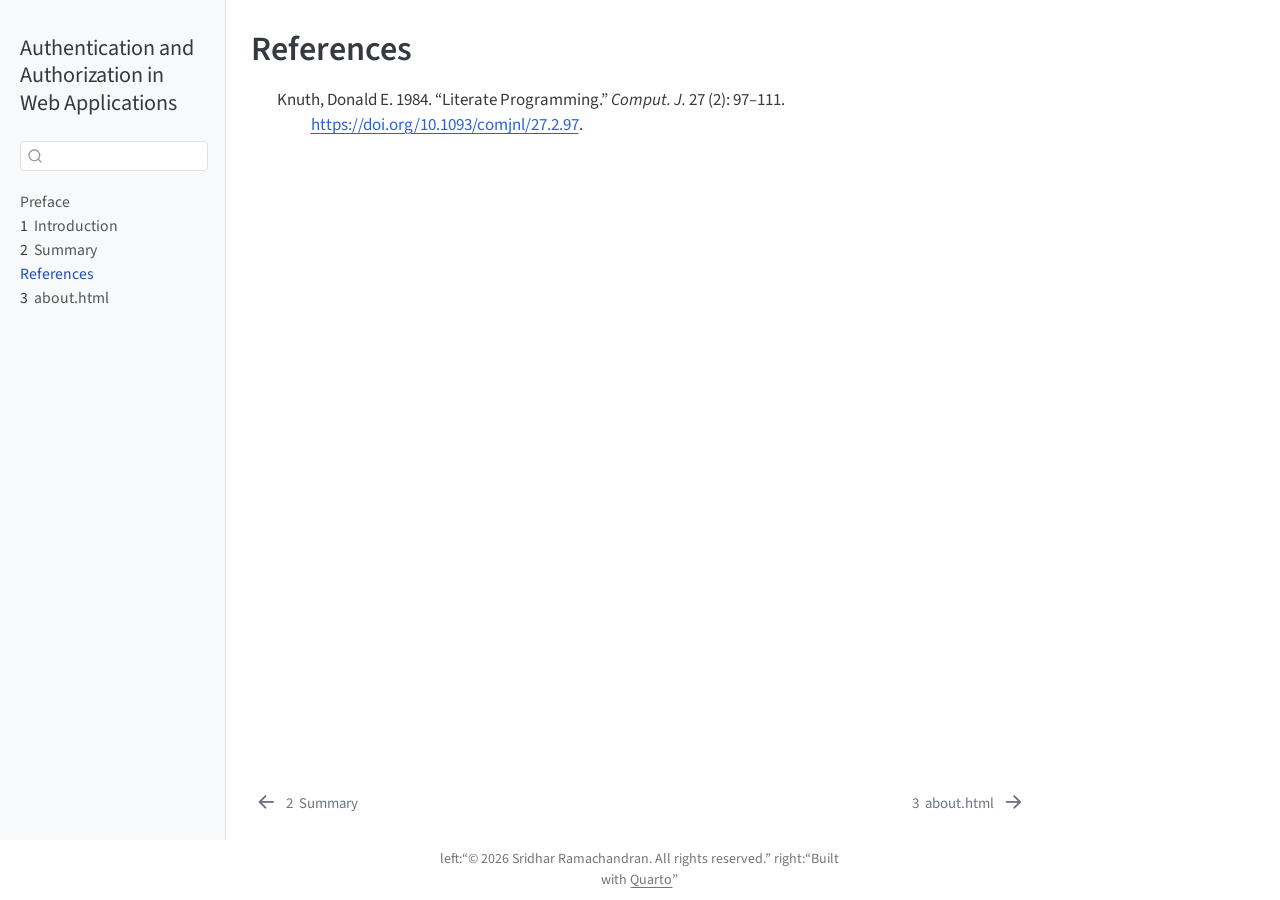
<file: _book/references.html>
<!DOCTYPE html>
<html xmlns="http://www.w3.org/1999/xhtml" lang="en" xml:lang="en"><head>

<meta charset="utf-8">
<meta name="generator" content="quarto-1.4.555">

<meta name="viewport" content="width=device-width, initial-scale=1.0, user-scalable=yes">

<meta name="description" content="A guide to demystify technical subjects using analogy, simplicity and common sense">

<title>Authentication and Authorization in Web Applications - References</title>
<style>
code{white-space: pre-wrap;}
span.smallcaps{font-variant: small-caps;}
div.columns{display: flex; gap: min(4vw, 1.5em);}
div.column{flex: auto; overflow-x: auto;}
div.hanging-indent{margin-left: 1.5em; text-indent: -1.5em;}
ul.task-list{list-style: none;}
ul.task-list li input[type="checkbox"] {
  width: 0.8em;
  margin: 0 0.8em 0.2em -1em; /* quarto-specific, see https://github.com/quarto-dev/quarto-cli/issues/4556 */ 
  vertical-align: middle;
}
/* CSS for citations */
div.csl-bib-body { }
div.csl-entry {
  clear: both;
}
.hanging-indent div.csl-entry {
  margin-left:2em;
  text-indent:-2em;
}
div.csl-left-margin {
  min-width:2em;
  float:left;
}
div.csl-right-inline {
  margin-left:2em;
  padding-left:1em;
}
div.csl-indent {
  margin-left: 2em;
}</style>


<script src="site_libs/quarto-nav/quarto-nav.js"></script>
<script src="site_libs/quarto-nav/headroom.min.js"></script>
<script src="site_libs/clipboard/clipboard.min.js"></script>
<script src="site_libs/quarto-search/autocomplete.umd.js"></script>
<script src="site_libs/quarto-search/fuse.min.js"></script>
<script src="site_libs/quarto-search/quarto-search.js"></script>
<meta name="quarto:offset" content="./">
<link href="./about.html" rel="next">
<link href="./summary.html" rel="prev">
<script src="site_libs/quarto-html/quarto.js"></script>
<script src="site_libs/quarto-html/popper.min.js"></script>
<script src="site_libs/quarto-html/tippy.umd.min.js"></script>
<script src="site_libs/quarto-html/anchor.min.js"></script>
<link href="site_libs/quarto-html/tippy.css" rel="stylesheet">
<link href="site_libs/quarto-html/quarto-syntax-highlighting.css" rel="stylesheet" id="quarto-text-highlighting-styles">
<script src="site_libs/bootstrap/bootstrap.min.js"></script>
<link href="site_libs/bootstrap/bootstrap-icons.css" rel="stylesheet">
<link href="site_libs/bootstrap/bootstrap.min.css" rel="stylesheet" id="quarto-bootstrap" data-mode="light">
<script id="quarto-search-options" type="application/json">{
  "location": "sidebar",
  "copy-button": false,
  "collapse-after": 3,
  "panel-placement": "start",
  "type": "textbox",
  "limit": 50,
  "keyboard-shortcut": [
    "f",
    "/",
    "s"
  ],
  "show-item-context": false,
  "language": {
    "search-no-results-text": "No results",
    "search-matching-documents-text": "matching documents",
    "search-copy-link-title": "Copy link to search",
    "search-hide-matches-text": "Hide additional matches",
    "search-more-match-text": "more match in this document",
    "search-more-matches-text": "more matches in this document",
    "search-clear-button-title": "Clear",
    "search-text-placeholder": "",
    "search-detached-cancel-button-title": "Cancel",
    "search-submit-button-title": "Submit",
    "search-label": "Search"
  }
}</script>


</head>

<body class="nav-sidebar docked">

<div id="quarto-search-results"></div>
  <header id="quarto-header" class="headroom fixed-top">
  <nav class="quarto-secondary-nav">
    <div class="container-fluid d-flex">
      <button type="button" class="quarto-btn-toggle btn" data-bs-toggle="collapse" data-bs-target=".quarto-sidebar-collapse-item" aria-controls="quarto-sidebar" aria-expanded="false" aria-label="Toggle sidebar navigation" onclick="if (window.quartoToggleHeadroom) { window.quartoToggleHeadroom(); }">
        <i class="bi bi-layout-text-sidebar-reverse"></i>
      </button>
        <nav class="quarto-page-breadcrumbs" aria-label="breadcrumb"><ol class="breadcrumb"><li class="breadcrumb-item"><a href="./references.html">References</a></li></ol></nav>
        <a class="flex-grow-1" role="button" data-bs-toggle="collapse" data-bs-target=".quarto-sidebar-collapse-item" aria-controls="quarto-sidebar" aria-expanded="false" aria-label="Toggle sidebar navigation" onclick="if (window.quartoToggleHeadroom) { window.quartoToggleHeadroom(); }">      
        </a>
      <button type="button" class="btn quarto-search-button" aria-label="" onclick="window.quartoOpenSearch();">
        <i class="bi bi-search"></i>
      </button>
    </div>
  </nav>
</header>
<!-- content -->
<div id="quarto-content" class="quarto-container page-columns page-rows-contents page-layout-article">
<!-- sidebar -->
  <nav id="quarto-sidebar" class="sidebar collapse collapse-horizontal quarto-sidebar-collapse-item sidebar-navigation docked overflow-auto">
    <div class="pt-lg-2 mt-2 text-left sidebar-header">
    <div class="sidebar-title mb-0 py-0">
      <a href="./">Authentication and Authorization in Web Applications</a> 
    </div>
      </div>
        <div class="mt-2 flex-shrink-0 align-items-center">
        <div class="sidebar-search">
        <div id="quarto-search" class="" title="Search"></div>
        </div>
        </div>
    <div class="sidebar-menu-container"> 
    <ul class="list-unstyled mt-1">
        <li class="sidebar-item">
  <div class="sidebar-item-container"> 
  <a href="./index.html" class="sidebar-item-text sidebar-link">
 <span class="menu-text">Preface</span></a>
  </div>
</li>
        <li class="sidebar-item">
  <div class="sidebar-item-container"> 
  <a href="./intro.html" class="sidebar-item-text sidebar-link">
 <span class="menu-text"><span class="chapter-number">1</span>&nbsp; <span class="chapter-title">Introduction</span></span></a>
  </div>
</li>
        <li class="sidebar-item">
  <div class="sidebar-item-container"> 
  <a href="./summary.html" class="sidebar-item-text sidebar-link">
 <span class="menu-text"><span class="chapter-number">2</span>&nbsp; <span class="chapter-title">Summary</span></span></a>
  </div>
</li>
        <li class="sidebar-item">
  <div class="sidebar-item-container"> 
  <a href="./references.html" class="sidebar-item-text sidebar-link active">
 <span class="menu-text">References</span></a>
  </div>
</li>
        <li class="sidebar-item">
  <div class="sidebar-item-container"> 
  <a href="./about.html" class="sidebar-item-text sidebar-link">
 <span class="menu-text"><span class="chapter-number">3</span>&nbsp; <span class="chapter-title">about.html</span></span></a>
  </div>
</li>
    </ul>
    </div>
</nav>
<div id="quarto-sidebar-glass" class="quarto-sidebar-collapse-item" data-bs-toggle="collapse" data-bs-target=".quarto-sidebar-collapse-item"></div>
<!-- margin-sidebar -->
    <div id="quarto-margin-sidebar" class="sidebar margin-sidebar">
        
    </div>
<!-- main -->
<main class="content" id="quarto-document-content">

<header id="title-block-header" class="quarto-title-block default">
<div class="quarto-title">
<h1 class="title">References</h1>
</div>



<div class="quarto-title-meta">

    
  
    
  </div>
  


</header>


<div id="refs" class="references csl-bib-body hanging-indent" data-entry-spacing="0" role="list">
<div id="ref-knuth84" class="csl-entry" role="listitem">
Knuth, Donald E. 1984. <span>“Literate Programming.”</span> <em>Comput.
J.</em> 27 (2): 97–111. <a href="https://doi.org/10.1093/comjnl/27.2.97">https://doi.org/10.1093/comjnl/27.2.97</a>.
</div>
</div>



</main> <!-- /main -->
<script id="quarto-html-after-body" type="application/javascript">
window.document.addEventListener("DOMContentLoaded", function (event) {
  const toggleBodyColorMode = (bsSheetEl) => {
    const mode = bsSheetEl.getAttribute("data-mode");
    const bodyEl = window.document.querySelector("body");
    if (mode === "dark") {
      bodyEl.classList.add("quarto-dark");
      bodyEl.classList.remove("quarto-light");
    } else {
      bodyEl.classList.add("quarto-light");
      bodyEl.classList.remove("quarto-dark");
    }
  }
  const toggleBodyColorPrimary = () => {
    const bsSheetEl = window.document.querySelector("link#quarto-bootstrap");
    if (bsSheetEl) {
      toggleBodyColorMode(bsSheetEl);
    }
  }
  toggleBodyColorPrimary();  
  const icon = "";
  const anchorJS = new window.AnchorJS();
  anchorJS.options = {
    placement: 'right',
    icon: icon
  };
  anchorJS.add('.anchored');
  const isCodeAnnotation = (el) => {
    for (const clz of el.classList) {
      if (clz.startsWith('code-annotation-')) {                     
        return true;
      }
    }
    return false;
  }
  const clipboard = new window.ClipboardJS('.code-copy-button', {
    text: function(trigger) {
      const codeEl = trigger.previousElementSibling.cloneNode(true);
      for (const childEl of codeEl.children) {
        if (isCodeAnnotation(childEl)) {
          childEl.remove();
        }
      }
      return codeEl.innerText;
    }
  });
  clipboard.on('success', function(e) {
    // button target
    const button = e.trigger;
    // don't keep focus
    button.blur();
    // flash "checked"
    button.classList.add('code-copy-button-checked');
    var currentTitle = button.getAttribute("title");
    button.setAttribute("title", "Copied!");
    let tooltip;
    if (window.bootstrap) {
      button.setAttribute("data-bs-toggle", "tooltip");
      button.setAttribute("data-bs-placement", "left");
      button.setAttribute("data-bs-title", "Copied!");
      tooltip = new bootstrap.Tooltip(button, 
        { trigger: "manual", 
          customClass: "code-copy-button-tooltip",
          offset: [0, -8]});
      tooltip.show();    
    }
    setTimeout(function() {
      if (tooltip) {
        tooltip.hide();
        button.removeAttribute("data-bs-title");
        button.removeAttribute("data-bs-toggle");
        button.removeAttribute("data-bs-placement");
      }
      button.setAttribute("title", currentTitle);
      button.classList.remove('code-copy-button-checked');
    }, 1000);
    // clear code selection
    e.clearSelection();
  });
    var localhostRegex = new RegExp(/^(?:http|https):\/\/localhost\:?[0-9]*\//);
    var mailtoRegex = new RegExp(/^mailto:/);
      var filterRegex = new RegExp('/' + window.location.host + '/');
    var isInternal = (href) => {
        return filterRegex.test(href) || localhostRegex.test(href) || mailtoRegex.test(href);
    }
    // Inspect non-navigation links and adorn them if external
 	var links = window.document.querySelectorAll('a[href]:not(.nav-link):not(.navbar-brand):not(.toc-action):not(.sidebar-link):not(.sidebar-item-toggle):not(.pagination-link):not(.no-external):not([aria-hidden]):not(.dropdown-item):not(.quarto-navigation-tool)');
    for (var i=0; i<links.length; i++) {
      const link = links[i];
      if (!isInternal(link.href)) {
        // undo the damage that might have been done by quarto-nav.js in the case of
        // links that we want to consider external
        if (link.dataset.originalHref !== undefined) {
          link.href = link.dataset.originalHref;
        }
      }
    }
  function tippyHover(el, contentFn, onTriggerFn, onUntriggerFn) {
    const config = {
      allowHTML: true,
      maxWidth: 500,
      delay: 100,
      arrow: false,
      appendTo: function(el) {
          return el.parentElement;
      },
      interactive: true,
      interactiveBorder: 10,
      theme: 'quarto',
      placement: 'bottom-start',
    };
    if (contentFn) {
      config.content = contentFn;
    }
    if (onTriggerFn) {
      config.onTrigger = onTriggerFn;
    }
    if (onUntriggerFn) {
      config.onUntrigger = onUntriggerFn;
    }
    window.tippy(el, config); 
  }
  const noterefs = window.document.querySelectorAll('a[role="doc-noteref"]');
  for (var i=0; i<noterefs.length; i++) {
    const ref = noterefs[i];
    tippyHover(ref, function() {
      // use id or data attribute instead here
      let href = ref.getAttribute('data-footnote-href') || ref.getAttribute('href');
      try { href = new URL(href).hash; } catch {}
      const id = href.replace(/^#\/?/, "");
      const note = window.document.getElementById(id);
      if (note) {
        return note.innerHTML;
      } else {
        return "";
      }
    });
  }
  const xrefs = window.document.querySelectorAll('a.quarto-xref');
  const processXRef = (id, note) => {
    // Strip column container classes
    const stripColumnClz = (el) => {
      el.classList.remove("page-full", "page-columns");
      if (el.children) {
        for (const child of el.children) {
          stripColumnClz(child);
        }
      }
    }
    stripColumnClz(note)
    if (id === null || id.startsWith('sec-')) {
      // Special case sections, only their first couple elements
      const container = document.createElement("div");
      if (note.children && note.children.length > 2) {
        container.appendChild(note.children[0].cloneNode(true));
        for (let i = 1; i < note.children.length; i++) {
          const child = note.children[i];
          if (child.tagName === "P" && child.innerText === "") {
            continue;
          } else {
            container.appendChild(child.cloneNode(true));
            break;
          }
        }
        if (window.Quarto?.typesetMath) {
          window.Quarto.typesetMath(container);
        }
        return container.innerHTML
      } else {
        if (window.Quarto?.typesetMath) {
          window.Quarto.typesetMath(note);
        }
        return note.innerHTML;
      }
    } else {
      // Remove any anchor links if they are present
      const anchorLink = note.querySelector('a.anchorjs-link');
      if (anchorLink) {
        anchorLink.remove();
      }
      if (window.Quarto?.typesetMath) {
        window.Quarto.typesetMath(note);
      }
      // TODO in 1.5, we should make sure this works without a callout special case
      if (note.classList.contains("callout")) {
        return note.outerHTML;
      } else {
        return note.innerHTML;
      }
    }
  }
  for (var i=0; i<xrefs.length; i++) {
    const xref = xrefs[i];
    tippyHover(xref, undefined, function(instance) {
      instance.disable();
      let url = xref.getAttribute('href');
      let hash = undefined; 
      if (url.startsWith('#')) {
        hash = url;
      } else {
        try { hash = new URL(url).hash; } catch {}
      }
      if (hash) {
        const id = hash.replace(/^#\/?/, "");
        const note = window.document.getElementById(id);
        if (note !== null) {
          try {
            const html = processXRef(id, note.cloneNode(true));
            instance.setContent(html);
          } finally {
            instance.enable();
            instance.show();
          }
        } else {
          // See if we can fetch this
          fetch(url.split('#')[0])
          .then(res => res.text())
          .then(html => {
            const parser = new DOMParser();
            const htmlDoc = parser.parseFromString(html, "text/html");
            const note = htmlDoc.getElementById(id);
            if (note !== null) {
              const html = processXRef(id, note);
              instance.setContent(html);
            } 
          }).finally(() => {
            instance.enable();
            instance.show();
          });
        }
      } else {
        // See if we can fetch a full url (with no hash to target)
        // This is a special case and we should probably do some content thinning / targeting
        fetch(url)
        .then(res => res.text())
        .then(html => {
          const parser = new DOMParser();
          const htmlDoc = parser.parseFromString(html, "text/html");
          const note = htmlDoc.querySelector('main.content');
          if (note !== null) {
            // This should only happen for chapter cross references
            // (since there is no id in the URL)
            // remove the first header
            if (note.children.length > 0 && note.children[0].tagName === "HEADER") {
              note.children[0].remove();
            }
            const html = processXRef(null, note);
            instance.setContent(html);
          } 
        }).finally(() => {
          instance.enable();
          instance.show();
        });
      }
    }, function(instance) {
    });
  }
      let selectedAnnoteEl;
      const selectorForAnnotation = ( cell, annotation) => {
        let cellAttr = 'data-code-cell="' + cell + '"';
        let lineAttr = 'data-code-annotation="' +  annotation + '"';
        const selector = 'span[' + cellAttr + '][' + lineAttr + ']';
        return selector;
      }
      const selectCodeLines = (annoteEl) => {
        const doc = window.document;
        const targetCell = annoteEl.getAttribute("data-target-cell");
        const targetAnnotation = annoteEl.getAttribute("data-target-annotation");
        const annoteSpan = window.document.querySelector(selectorForAnnotation(targetCell, targetAnnotation));
        const lines = annoteSpan.getAttribute("data-code-lines").split(",");
        const lineIds = lines.map((line) => {
          return targetCell + "-" + line;
        })
        let top = null;
        let height = null;
        let parent = null;
        if (lineIds.length > 0) {
            //compute the position of the single el (top and bottom and make a div)
            const el = window.document.getElementById(lineIds[0]);
            top = el.offsetTop;
            height = el.offsetHeight;
            parent = el.parentElement.parentElement;
          if (lineIds.length > 1) {
            const lastEl = window.document.getElementById(lineIds[lineIds.length - 1]);
            const bottom = lastEl.offsetTop + lastEl.offsetHeight;
            height = bottom - top;
          }
          if (top !== null && height !== null && parent !== null) {
            // cook up a div (if necessary) and position it 
            let div = window.document.getElementById("code-annotation-line-highlight");
            if (div === null) {
              div = window.document.createElement("div");
              div.setAttribute("id", "code-annotation-line-highlight");
              div.style.position = 'absolute';
              parent.appendChild(div);
            }
            div.style.top = top - 2 + "px";
            div.style.height = height + 4 + "px";
            div.style.left = 0;
            let gutterDiv = window.document.getElementById("code-annotation-line-highlight-gutter");
            if (gutterDiv === null) {
              gutterDiv = window.document.createElement("div");
              gutterDiv.setAttribute("id", "code-annotation-line-highlight-gutter");
              gutterDiv.style.position = 'absolute';
              const codeCell = window.document.getElementById(targetCell);
              const gutter = codeCell.querySelector('.code-annotation-gutter');
              gutter.appendChild(gutterDiv);
            }
            gutterDiv.style.top = top - 2 + "px";
            gutterDiv.style.height = height + 4 + "px";
          }
          selectedAnnoteEl = annoteEl;
        }
      };
      const unselectCodeLines = () => {
        const elementsIds = ["code-annotation-line-highlight", "code-annotation-line-highlight-gutter"];
        elementsIds.forEach((elId) => {
          const div = window.document.getElementById(elId);
          if (div) {
            div.remove();
          }
        });
        selectedAnnoteEl = undefined;
      };
        // Handle positioning of the toggle
    window.addEventListener(
      "resize",
      throttle(() => {
        elRect = undefined;
        if (selectedAnnoteEl) {
          selectCodeLines(selectedAnnoteEl);
        }
      }, 10)
    );
    function throttle(fn, ms) {
    let throttle = false;
    let timer;
      return (...args) => {
        if(!throttle) { // first call gets through
            fn.apply(this, args);
            throttle = true;
        } else { // all the others get throttled
            if(timer) clearTimeout(timer); // cancel #2
            timer = setTimeout(() => {
              fn.apply(this, args);
              timer = throttle = false;
            }, ms);
        }
      };
    }
      // Attach click handler to the DT
      const annoteDls = window.document.querySelectorAll('dt[data-target-cell]');
      for (const annoteDlNode of annoteDls) {
        annoteDlNode.addEventListener('click', (event) => {
          const clickedEl = event.target;
          if (clickedEl !== selectedAnnoteEl) {
            unselectCodeLines();
            const activeEl = window.document.querySelector('dt[data-target-cell].code-annotation-active');
            if (activeEl) {
              activeEl.classList.remove('code-annotation-active');
            }
            selectCodeLines(clickedEl);
            clickedEl.classList.add('code-annotation-active');
          } else {
            // Unselect the line
            unselectCodeLines();
            clickedEl.classList.remove('code-annotation-active');
          }
        });
      }
  const findCites = (el) => {
    const parentEl = el.parentElement;
    if (parentEl) {
      const cites = parentEl.dataset.cites;
      if (cites) {
        return {
          el,
          cites: cites.split(' ')
        };
      } else {
        return findCites(el.parentElement)
      }
    } else {
      return undefined;
    }
  };
  var bibliorefs = window.document.querySelectorAll('a[role="doc-biblioref"]');
  for (var i=0; i<bibliorefs.length; i++) {
    const ref = bibliorefs[i];
    const citeInfo = findCites(ref);
    if (citeInfo) {
      tippyHover(citeInfo.el, function() {
        var popup = window.document.createElement('div');
        citeInfo.cites.forEach(function(cite) {
          var citeDiv = window.document.createElement('div');
          citeDiv.classList.add('hanging-indent');
          citeDiv.classList.add('csl-entry');
          var biblioDiv = window.document.getElementById('ref-' + cite);
          if (biblioDiv) {
            citeDiv.innerHTML = biblioDiv.innerHTML;
          }
          popup.appendChild(citeDiv);
        });
        return popup.innerHTML;
      });
    }
  }
});
</script>
<nav class="page-navigation">
  <div class="nav-page nav-page-previous">
      <a href="./summary.html" class="pagination-link" aria-label="Summary">
        <i class="bi bi-arrow-left-short"></i> <span class="nav-page-text"><span class="chapter-number">2</span>&nbsp; <span class="chapter-title">Summary</span></span>
      </a>          
  </div>
  <div class="nav-page nav-page-next">
      <a href="./about.html" class="pagination-link" aria-label="about.html">
        <span class="nav-page-text"><span class="chapter-number">3</span>&nbsp; <span class="chapter-title">about.html</span></span> <i class="bi bi-arrow-right-short"></i>
      </a>
  </div>
</nav>
</div> <!-- /content -->
<footer class="footer">
  <div class="nav-footer">
    <div class="nav-footer-left">
      &nbsp;
    </div>   
    <div class="nav-footer-center">
<p>left:“© 2026 Sridhar Ramachandran. All rights reserved.” right:“Built with <a href="https://quarto.org/">Quarto</a>”</p>
</div>
    <div class="nav-footer-right">
      &nbsp;
    </div>
  </div>
</footer>




</body></html>
</file>
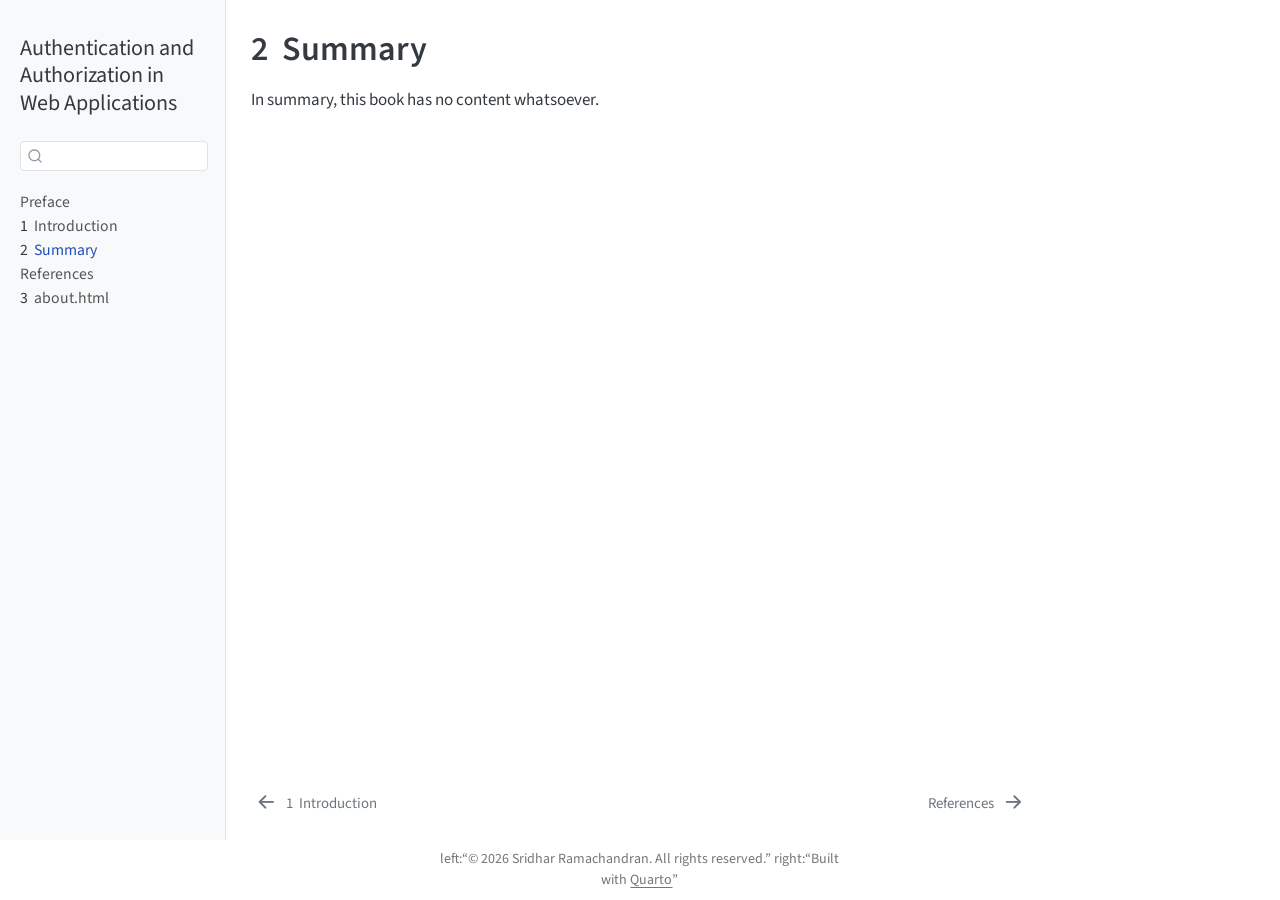
<file: _book/summary.html>
<!DOCTYPE html>
<html xmlns="http://www.w3.org/1999/xhtml" lang="en" xml:lang="en"><head>

<meta charset="utf-8">
<meta name="generator" content="quarto-1.4.555">

<meta name="viewport" content="width=device-width, initial-scale=1.0, user-scalable=yes">

<meta name="description" content="A guide to demystify technical subjects using analogy, simplicity and common sense">

<title>Authentication and Authorization in Web Applications - 2&nbsp; Summary</title>
<style>
code{white-space: pre-wrap;}
span.smallcaps{font-variant: small-caps;}
div.columns{display: flex; gap: min(4vw, 1.5em);}
div.column{flex: auto; overflow-x: auto;}
div.hanging-indent{margin-left: 1.5em; text-indent: -1.5em;}
ul.task-list{list-style: none;}
ul.task-list li input[type="checkbox"] {
  width: 0.8em;
  margin: 0 0.8em 0.2em -1em; /* quarto-specific, see https://github.com/quarto-dev/quarto-cli/issues/4556 */ 
  vertical-align: middle;
}
</style>


<script src="site_libs/quarto-nav/quarto-nav.js"></script>
<script src="site_libs/quarto-nav/headroom.min.js"></script>
<script src="site_libs/clipboard/clipboard.min.js"></script>
<script src="site_libs/quarto-search/autocomplete.umd.js"></script>
<script src="site_libs/quarto-search/fuse.min.js"></script>
<script src="site_libs/quarto-search/quarto-search.js"></script>
<meta name="quarto:offset" content="./">
<link href="./references.html" rel="next">
<link href="./intro.html" rel="prev">
<script src="site_libs/quarto-html/quarto.js"></script>
<script src="site_libs/quarto-html/popper.min.js"></script>
<script src="site_libs/quarto-html/tippy.umd.min.js"></script>
<script src="site_libs/quarto-html/anchor.min.js"></script>
<link href="site_libs/quarto-html/tippy.css" rel="stylesheet">
<link href="site_libs/quarto-html/quarto-syntax-highlighting.css" rel="stylesheet" id="quarto-text-highlighting-styles">
<script src="site_libs/bootstrap/bootstrap.min.js"></script>
<link href="site_libs/bootstrap/bootstrap-icons.css" rel="stylesheet">
<link href="site_libs/bootstrap/bootstrap.min.css" rel="stylesheet" id="quarto-bootstrap" data-mode="light">
<script id="quarto-search-options" type="application/json">{
  "location": "sidebar",
  "copy-button": false,
  "collapse-after": 3,
  "panel-placement": "start",
  "type": "textbox",
  "limit": 50,
  "keyboard-shortcut": [
    "f",
    "/",
    "s"
  ],
  "show-item-context": false,
  "language": {
    "search-no-results-text": "No results",
    "search-matching-documents-text": "matching documents",
    "search-copy-link-title": "Copy link to search",
    "search-hide-matches-text": "Hide additional matches",
    "search-more-match-text": "more match in this document",
    "search-more-matches-text": "more matches in this document",
    "search-clear-button-title": "Clear",
    "search-text-placeholder": "",
    "search-detached-cancel-button-title": "Cancel",
    "search-submit-button-title": "Submit",
    "search-label": "Search"
  }
}</script>


</head>

<body class="nav-sidebar docked">

<div id="quarto-search-results"></div>
  <header id="quarto-header" class="headroom fixed-top">
  <nav class="quarto-secondary-nav">
    <div class="container-fluid d-flex">
      <button type="button" class="quarto-btn-toggle btn" data-bs-toggle="collapse" data-bs-target=".quarto-sidebar-collapse-item" aria-controls="quarto-sidebar" aria-expanded="false" aria-label="Toggle sidebar navigation" onclick="if (window.quartoToggleHeadroom) { window.quartoToggleHeadroom(); }">
        <i class="bi bi-layout-text-sidebar-reverse"></i>
      </button>
        <nav class="quarto-page-breadcrumbs" aria-label="breadcrumb"><ol class="breadcrumb"><li class="breadcrumb-item"><a href="./summary.html"><span class="chapter-number">2</span>&nbsp; <span class="chapter-title">Summary</span></a></li></ol></nav>
        <a class="flex-grow-1" role="button" data-bs-toggle="collapse" data-bs-target=".quarto-sidebar-collapse-item" aria-controls="quarto-sidebar" aria-expanded="false" aria-label="Toggle sidebar navigation" onclick="if (window.quartoToggleHeadroom) { window.quartoToggleHeadroom(); }">      
        </a>
      <button type="button" class="btn quarto-search-button" aria-label="" onclick="window.quartoOpenSearch();">
        <i class="bi bi-search"></i>
      </button>
    </div>
  </nav>
</header>
<!-- content -->
<div id="quarto-content" class="quarto-container page-columns page-rows-contents page-layout-article">
<!-- sidebar -->
  <nav id="quarto-sidebar" class="sidebar collapse collapse-horizontal quarto-sidebar-collapse-item sidebar-navigation docked overflow-auto">
    <div class="pt-lg-2 mt-2 text-left sidebar-header">
    <div class="sidebar-title mb-0 py-0">
      <a href="./">Authentication and Authorization in Web Applications</a> 
    </div>
      </div>
        <div class="mt-2 flex-shrink-0 align-items-center">
        <div class="sidebar-search">
        <div id="quarto-search" class="" title="Search"></div>
        </div>
        </div>
    <div class="sidebar-menu-container"> 
    <ul class="list-unstyled mt-1">
        <li class="sidebar-item">
  <div class="sidebar-item-container"> 
  <a href="./index.html" class="sidebar-item-text sidebar-link">
 <span class="menu-text">Preface</span></a>
  </div>
</li>
        <li class="sidebar-item">
  <div class="sidebar-item-container"> 
  <a href="./intro.html" class="sidebar-item-text sidebar-link">
 <span class="menu-text"><span class="chapter-number">1</span>&nbsp; <span class="chapter-title">Introduction</span></span></a>
  </div>
</li>
        <li class="sidebar-item">
  <div class="sidebar-item-container"> 
  <a href="./summary.html" class="sidebar-item-text sidebar-link active">
 <span class="menu-text"><span class="chapter-number">2</span>&nbsp; <span class="chapter-title">Summary</span></span></a>
  </div>
</li>
        <li class="sidebar-item">
  <div class="sidebar-item-container"> 
  <a href="./references.html" class="sidebar-item-text sidebar-link">
 <span class="menu-text">References</span></a>
  </div>
</li>
        <li class="sidebar-item">
  <div class="sidebar-item-container"> 
  <a href="./about.html" class="sidebar-item-text sidebar-link">
 <span class="menu-text"><span class="chapter-number">3</span>&nbsp; <span class="chapter-title">about.html</span></span></a>
  </div>
</li>
    </ul>
    </div>
</nav>
<div id="quarto-sidebar-glass" class="quarto-sidebar-collapse-item" data-bs-toggle="collapse" data-bs-target=".quarto-sidebar-collapse-item"></div>
<!-- margin-sidebar -->
    <div id="quarto-margin-sidebar" class="sidebar margin-sidebar">
        
    </div>
<!-- main -->
<main class="content" id="quarto-document-content">

<header id="title-block-header" class="quarto-title-block default">
<div class="quarto-title">
<h1 class="title"><span class="chapter-number">2</span>&nbsp; <span class="chapter-title">Summary</span></h1>
</div>



<div class="quarto-title-meta">

    
  
    
  </div>
  


</header>


<p>In summary, this book has no content whatsoever.</p>



</main> <!-- /main -->
<script id="quarto-html-after-body" type="application/javascript">
window.document.addEventListener("DOMContentLoaded", function (event) {
  const toggleBodyColorMode = (bsSheetEl) => {
    const mode = bsSheetEl.getAttribute("data-mode");
    const bodyEl = window.document.querySelector("body");
    if (mode === "dark") {
      bodyEl.classList.add("quarto-dark");
      bodyEl.classList.remove("quarto-light");
    } else {
      bodyEl.classList.add("quarto-light");
      bodyEl.classList.remove("quarto-dark");
    }
  }
  const toggleBodyColorPrimary = () => {
    const bsSheetEl = window.document.querySelector("link#quarto-bootstrap");
    if (bsSheetEl) {
      toggleBodyColorMode(bsSheetEl);
    }
  }
  toggleBodyColorPrimary();  
  const icon = "";
  const anchorJS = new window.AnchorJS();
  anchorJS.options = {
    placement: 'right',
    icon: icon
  };
  anchorJS.add('.anchored');
  const isCodeAnnotation = (el) => {
    for (const clz of el.classList) {
      if (clz.startsWith('code-annotation-')) {                     
        return true;
      }
    }
    return false;
  }
  const clipboard = new window.ClipboardJS('.code-copy-button', {
    text: function(trigger) {
      const codeEl = trigger.previousElementSibling.cloneNode(true);
      for (const childEl of codeEl.children) {
        if (isCodeAnnotation(childEl)) {
          childEl.remove();
        }
      }
      return codeEl.innerText;
    }
  });
  clipboard.on('success', function(e) {
    // button target
    const button = e.trigger;
    // don't keep focus
    button.blur();
    // flash "checked"
    button.classList.add('code-copy-button-checked');
    var currentTitle = button.getAttribute("title");
    button.setAttribute("title", "Copied!");
    let tooltip;
    if (window.bootstrap) {
      button.setAttribute("data-bs-toggle", "tooltip");
      button.setAttribute("data-bs-placement", "left");
      button.setAttribute("data-bs-title", "Copied!");
      tooltip = new bootstrap.Tooltip(button, 
        { trigger: "manual", 
          customClass: "code-copy-button-tooltip",
          offset: [0, -8]});
      tooltip.show();    
    }
    setTimeout(function() {
      if (tooltip) {
        tooltip.hide();
        button.removeAttribute("data-bs-title");
        button.removeAttribute("data-bs-toggle");
        button.removeAttribute("data-bs-placement");
      }
      button.setAttribute("title", currentTitle);
      button.classList.remove('code-copy-button-checked');
    }, 1000);
    // clear code selection
    e.clearSelection();
  });
    var localhostRegex = new RegExp(/^(?:http|https):\/\/localhost\:?[0-9]*\//);
    var mailtoRegex = new RegExp(/^mailto:/);
      var filterRegex = new RegExp('/' + window.location.host + '/');
    var isInternal = (href) => {
        return filterRegex.test(href) || localhostRegex.test(href) || mailtoRegex.test(href);
    }
    // Inspect non-navigation links and adorn them if external
 	var links = window.document.querySelectorAll('a[href]:not(.nav-link):not(.navbar-brand):not(.toc-action):not(.sidebar-link):not(.sidebar-item-toggle):not(.pagination-link):not(.no-external):not([aria-hidden]):not(.dropdown-item):not(.quarto-navigation-tool)');
    for (var i=0; i<links.length; i++) {
      const link = links[i];
      if (!isInternal(link.href)) {
        // undo the damage that might have been done by quarto-nav.js in the case of
        // links that we want to consider external
        if (link.dataset.originalHref !== undefined) {
          link.href = link.dataset.originalHref;
        }
      }
    }
  function tippyHover(el, contentFn, onTriggerFn, onUntriggerFn) {
    const config = {
      allowHTML: true,
      maxWidth: 500,
      delay: 100,
      arrow: false,
      appendTo: function(el) {
          return el.parentElement;
      },
      interactive: true,
      interactiveBorder: 10,
      theme: 'quarto',
      placement: 'bottom-start',
    };
    if (contentFn) {
      config.content = contentFn;
    }
    if (onTriggerFn) {
      config.onTrigger = onTriggerFn;
    }
    if (onUntriggerFn) {
      config.onUntrigger = onUntriggerFn;
    }
    window.tippy(el, config); 
  }
  const noterefs = window.document.querySelectorAll('a[role="doc-noteref"]');
  for (var i=0; i<noterefs.length; i++) {
    const ref = noterefs[i];
    tippyHover(ref, function() {
      // use id or data attribute instead here
      let href = ref.getAttribute('data-footnote-href') || ref.getAttribute('href');
      try { href = new URL(href).hash; } catch {}
      const id = href.replace(/^#\/?/, "");
      const note = window.document.getElementById(id);
      if (note) {
        return note.innerHTML;
      } else {
        return "";
      }
    });
  }
  const xrefs = window.document.querySelectorAll('a.quarto-xref');
  const processXRef = (id, note) => {
    // Strip column container classes
    const stripColumnClz = (el) => {
      el.classList.remove("page-full", "page-columns");
      if (el.children) {
        for (const child of el.children) {
          stripColumnClz(child);
        }
      }
    }
    stripColumnClz(note)
    if (id === null || id.startsWith('sec-')) {
      // Special case sections, only their first couple elements
      const container = document.createElement("div");
      if (note.children && note.children.length > 2) {
        container.appendChild(note.children[0].cloneNode(true));
        for (let i = 1; i < note.children.length; i++) {
          const child = note.children[i];
          if (child.tagName === "P" && child.innerText === "") {
            continue;
          } else {
            container.appendChild(child.cloneNode(true));
            break;
          }
        }
        if (window.Quarto?.typesetMath) {
          window.Quarto.typesetMath(container);
        }
        return container.innerHTML
      } else {
        if (window.Quarto?.typesetMath) {
          window.Quarto.typesetMath(note);
        }
        return note.innerHTML;
      }
    } else {
      // Remove any anchor links if they are present
      const anchorLink = note.querySelector('a.anchorjs-link');
      if (anchorLink) {
        anchorLink.remove();
      }
      if (window.Quarto?.typesetMath) {
        window.Quarto.typesetMath(note);
      }
      // TODO in 1.5, we should make sure this works without a callout special case
      if (note.classList.contains("callout")) {
        return note.outerHTML;
      } else {
        return note.innerHTML;
      }
    }
  }
  for (var i=0; i<xrefs.length; i++) {
    const xref = xrefs[i];
    tippyHover(xref, undefined, function(instance) {
      instance.disable();
      let url = xref.getAttribute('href');
      let hash = undefined; 
      if (url.startsWith('#')) {
        hash = url;
      } else {
        try { hash = new URL(url).hash; } catch {}
      }
      if (hash) {
        const id = hash.replace(/^#\/?/, "");
        const note = window.document.getElementById(id);
        if (note !== null) {
          try {
            const html = processXRef(id, note.cloneNode(true));
            instance.setContent(html);
          } finally {
            instance.enable();
            instance.show();
          }
        } else {
          // See if we can fetch this
          fetch(url.split('#')[0])
          .then(res => res.text())
          .then(html => {
            const parser = new DOMParser();
            const htmlDoc = parser.parseFromString(html, "text/html");
            const note = htmlDoc.getElementById(id);
            if (note !== null) {
              const html = processXRef(id, note);
              instance.setContent(html);
            } 
          }).finally(() => {
            instance.enable();
            instance.show();
          });
        }
      } else {
        // See if we can fetch a full url (with no hash to target)
        // This is a special case and we should probably do some content thinning / targeting
        fetch(url)
        .then(res => res.text())
        .then(html => {
          const parser = new DOMParser();
          const htmlDoc = parser.parseFromString(html, "text/html");
          const note = htmlDoc.querySelector('main.content');
          if (note !== null) {
            // This should only happen for chapter cross references
            // (since there is no id in the URL)
            // remove the first header
            if (note.children.length > 0 && note.children[0].tagName === "HEADER") {
              note.children[0].remove();
            }
            const html = processXRef(null, note);
            instance.setContent(html);
          } 
        }).finally(() => {
          instance.enable();
          instance.show();
        });
      }
    }, function(instance) {
    });
  }
      let selectedAnnoteEl;
      const selectorForAnnotation = ( cell, annotation) => {
        let cellAttr = 'data-code-cell="' + cell + '"';
        let lineAttr = 'data-code-annotation="' +  annotation + '"';
        const selector = 'span[' + cellAttr + '][' + lineAttr + ']';
        return selector;
      }
      const selectCodeLines = (annoteEl) => {
        const doc = window.document;
        const targetCell = annoteEl.getAttribute("data-target-cell");
        const targetAnnotation = annoteEl.getAttribute("data-target-annotation");
        const annoteSpan = window.document.querySelector(selectorForAnnotation(targetCell, targetAnnotation));
        const lines = annoteSpan.getAttribute("data-code-lines").split(",");
        const lineIds = lines.map((line) => {
          return targetCell + "-" + line;
        })
        let top = null;
        let height = null;
        let parent = null;
        if (lineIds.length > 0) {
            //compute the position of the single el (top and bottom and make a div)
            const el = window.document.getElementById(lineIds[0]);
            top = el.offsetTop;
            height = el.offsetHeight;
            parent = el.parentElement.parentElement;
          if (lineIds.length > 1) {
            const lastEl = window.document.getElementById(lineIds[lineIds.length - 1]);
            const bottom = lastEl.offsetTop + lastEl.offsetHeight;
            height = bottom - top;
          }
          if (top !== null && height !== null && parent !== null) {
            // cook up a div (if necessary) and position it 
            let div = window.document.getElementById("code-annotation-line-highlight");
            if (div === null) {
              div = window.document.createElement("div");
              div.setAttribute("id", "code-annotation-line-highlight");
              div.style.position = 'absolute';
              parent.appendChild(div);
            }
            div.style.top = top - 2 + "px";
            div.style.height = height + 4 + "px";
            div.style.left = 0;
            let gutterDiv = window.document.getElementById("code-annotation-line-highlight-gutter");
            if (gutterDiv === null) {
              gutterDiv = window.document.createElement("div");
              gutterDiv.setAttribute("id", "code-annotation-line-highlight-gutter");
              gutterDiv.style.position = 'absolute';
              const codeCell = window.document.getElementById(targetCell);
              const gutter = codeCell.querySelector('.code-annotation-gutter');
              gutter.appendChild(gutterDiv);
            }
            gutterDiv.style.top = top - 2 + "px";
            gutterDiv.style.height = height + 4 + "px";
          }
          selectedAnnoteEl = annoteEl;
        }
      };
      const unselectCodeLines = () => {
        const elementsIds = ["code-annotation-line-highlight", "code-annotation-line-highlight-gutter"];
        elementsIds.forEach((elId) => {
          const div = window.document.getElementById(elId);
          if (div) {
            div.remove();
          }
        });
        selectedAnnoteEl = undefined;
      };
        // Handle positioning of the toggle
    window.addEventListener(
      "resize",
      throttle(() => {
        elRect = undefined;
        if (selectedAnnoteEl) {
          selectCodeLines(selectedAnnoteEl);
        }
      }, 10)
    );
    function throttle(fn, ms) {
    let throttle = false;
    let timer;
      return (...args) => {
        if(!throttle) { // first call gets through
            fn.apply(this, args);
            throttle = true;
        } else { // all the others get throttled
            if(timer) clearTimeout(timer); // cancel #2
            timer = setTimeout(() => {
              fn.apply(this, args);
              timer = throttle = false;
            }, ms);
        }
      };
    }
      // Attach click handler to the DT
      const annoteDls = window.document.querySelectorAll('dt[data-target-cell]');
      for (const annoteDlNode of annoteDls) {
        annoteDlNode.addEventListener('click', (event) => {
          const clickedEl = event.target;
          if (clickedEl !== selectedAnnoteEl) {
            unselectCodeLines();
            const activeEl = window.document.querySelector('dt[data-target-cell].code-annotation-active');
            if (activeEl) {
              activeEl.classList.remove('code-annotation-active');
            }
            selectCodeLines(clickedEl);
            clickedEl.classList.add('code-annotation-active');
          } else {
            // Unselect the line
            unselectCodeLines();
            clickedEl.classList.remove('code-annotation-active');
          }
        });
      }
  const findCites = (el) => {
    const parentEl = el.parentElement;
    if (parentEl) {
      const cites = parentEl.dataset.cites;
      if (cites) {
        return {
          el,
          cites: cites.split(' ')
        };
      } else {
        return findCites(el.parentElement)
      }
    } else {
      return undefined;
    }
  };
  var bibliorefs = window.document.querySelectorAll('a[role="doc-biblioref"]');
  for (var i=0; i<bibliorefs.length; i++) {
    const ref = bibliorefs[i];
    const citeInfo = findCites(ref);
    if (citeInfo) {
      tippyHover(citeInfo.el, function() {
        var popup = window.document.createElement('div');
        citeInfo.cites.forEach(function(cite) {
          var citeDiv = window.document.createElement('div');
          citeDiv.classList.add('hanging-indent');
          citeDiv.classList.add('csl-entry');
          var biblioDiv = window.document.getElementById('ref-' + cite);
          if (biblioDiv) {
            citeDiv.innerHTML = biblioDiv.innerHTML;
          }
          popup.appendChild(citeDiv);
        });
        return popup.innerHTML;
      });
    }
  }
});
</script>
<nav class="page-navigation">
  <div class="nav-page nav-page-previous">
      <a href="./intro.html" class="pagination-link" aria-label="Introduction">
        <i class="bi bi-arrow-left-short"></i> <span class="nav-page-text"><span class="chapter-number">1</span>&nbsp; <span class="chapter-title">Introduction</span></span>
      </a>          
  </div>
  <div class="nav-page nav-page-next">
      <a href="./references.html" class="pagination-link" aria-label="References">
        <span class="nav-page-text">References</span> <i class="bi bi-arrow-right-short"></i>
      </a>
  </div>
</nav>
</div> <!-- /content -->
<footer class="footer">
  <div class="nav-footer">
    <div class="nav-footer-left">
      &nbsp;
    </div>   
    <div class="nav-footer-center">
<p>left:“© 2026 Sridhar Ramachandran. All rights reserved.” right:“Built with <a href="https://quarto.org/">Quarto</a>”</p>
</div>
    <div class="nav-footer-right">
      &nbsp;
    </div>
  </div>
</footer>




</body></html>
</file>
<file: site_libs/quarto-html/tippy.css>
.tippy-box[data-animation=fade][data-state=hidden]{opacity:0}[data-tippy-root]{max-width:calc(100vw - 10px)}.tippy-box{position:relative;background-color:#333;color:#fff;border-radius:4px;font-size:14px;line-height:1.4;white-space:normal;outline:0;transition-property:transform,visibility,opacity}.tippy-box[data-placement^=top]>.tippy-arrow{bottom:0}.tippy-box[data-placement^=top]>.tippy-arrow:before{bottom:-7px;left:0;border-width:8px 8px 0;border-top-color:initial;transform-origin:center top}.tippy-box[data-placement^=bottom]>.tippy-arrow{top:0}.tippy-box[data-placement^=bottom]>.tippy-arrow:before{top:-7px;left:0;border-width:0 8px 8px;border-bottom-color:initial;transform-origin:center bottom}.tippy-box[data-placement^=left]>.tippy-arrow{right:0}.tippy-box[data-placement^=left]>.tippy-arrow:before{border-width:8px 0 8px 8px;border-left-color:initial;right:-7px;transform-origin:center left}.tippy-box[data-placement^=right]>.tippy-arrow{left:0}.tippy-box[data-placement^=right]>.tippy-arrow:before{left:-7px;border-width:8px 8px 8px 0;border-right-color:initial;transform-origin:center right}.tippy-box[data-inertia][data-state=visible]{transition-timing-function:cubic-bezier(.54,1.5,.38,1.11)}.tippy-arrow{width:16px;height:16px;color:#333}.tippy-arrow:before{content:"";position:absolute;border-color:transparent;border-style:solid}.tippy-content{position:relative;padding:5px 9px;z-index:1}
</file>
<file: site_libs/quarto-html/quarto-syntax-highlighting.css>
/* quarto syntax highlight colors */
:root {
  --quarto-hl-ot-color: #003B4F;
  --quarto-hl-at-color: #657422;
  --quarto-hl-ss-color: #20794D;
  --quarto-hl-an-color: #5E5E5E;
  --quarto-hl-fu-color: #4758AB;
  --quarto-hl-st-color: #20794D;
  --quarto-hl-cf-color: #003B4F;
  --quarto-hl-op-color: #5E5E5E;
  --quarto-hl-er-color: #AD0000;
  --quarto-hl-bn-color: #AD0000;
  --quarto-hl-al-color: #AD0000;
  --quarto-hl-va-color: #111111;
  --quarto-hl-bu-color: inherit;
  --quarto-hl-ex-color: inherit;
  --quarto-hl-pp-color: #AD0000;
  --quarto-hl-in-color: #5E5E5E;
  --quarto-hl-vs-color: #20794D;
  --quarto-hl-wa-color: #5E5E5E;
  --quarto-hl-do-color: #5E5E5E;
  --quarto-hl-im-color: #00769E;
  --quarto-hl-ch-color: #20794D;
  --quarto-hl-dt-color: #AD0000;
  --quarto-hl-fl-color: #AD0000;
  --quarto-hl-co-color: #5E5E5E;
  --quarto-hl-cv-color: #5E5E5E;
  --quarto-hl-cn-color: #8f5902;
  --quarto-hl-sc-color: #5E5E5E;
  --quarto-hl-dv-color: #AD0000;
  --quarto-hl-kw-color: #003B4F;
}

/* other quarto variables */
:root {
  --quarto-font-monospace: SFMono-Regular, Menlo, Monaco, Consolas, "Liberation Mono", "Courier New", monospace;
}

pre > code.sourceCode > span {
  color: #003B4F;
}

code span {
  color: #003B4F;
}

code.sourceCode > span {
  color: #003B4F;
}

div.sourceCode,
div.sourceCode pre.sourceCode {
  color: #003B4F;
}

code span.ot {
  color: #003B4F;
  font-style: inherit;
}

code span.at {
  color: #657422;
  font-style: inherit;
}

code span.ss {
  color: #20794D;
  font-style: inherit;
}

code span.an {
  color: #5E5E5E;
  font-style: inherit;
}

code span.fu {
  color: #4758AB;
  font-style: inherit;
}

code span.st {
  color: #20794D;
  font-style: inherit;
}

code span.cf {
  color: #003B4F;
  font-style: inherit;
}

code span.op {
  color: #5E5E5E;
  font-style: inherit;
}

code span.er {
  color: #AD0000;
  font-style: inherit;
}

code span.bn {
  color: #AD0000;
  font-style: inherit;
}

code span.al {
  color: #AD0000;
  font-style: inherit;
}

code span.va {
  color: #111111;
  font-style: inherit;
}

code span.bu {
  font-style: inherit;
}

code span.ex {
  font-style: inherit;
}

code span.pp {
  color: #AD0000;
  font-style: inherit;
}

code span.in {
  color: #5E5E5E;
  font-style: inherit;
}

code span.vs {
  color: #20794D;
  font-style: inherit;
}

code span.wa {
  color: #5E5E5E;
  font-style: italic;
}

code span.do {
  color: #5E5E5E;
  font-style: italic;
}

code span.im {
  color: #00769E;
  font-style: inherit;
}

code span.ch {
  color: #20794D;
  font-style: inherit;
}

code span.dt {
  color: #AD0000;
  font-style: inherit;
}

code span.fl {
  color: #AD0000;
  font-style: inherit;
}

code span.co {
  color: #5E5E5E;
  font-style: inherit;
}

code span.cv {
  color: #5E5E5E;
  font-style: italic;
}

code span.cn {
  color: #8f5902;
  font-style: inherit;
}

code span.sc {
  color: #5E5E5E;
  font-style: inherit;
}

code span.dv {
  color: #AD0000;
  font-style: inherit;
}

code span.kw {
  color: #003B4F;
  font-style: inherit;
}

.prevent-inlining {
  content: "</";
}

/*# sourceMappingURL=debc5d5d77c3f9108843748ff7464032.css.map */
</file>
<file: _book/site_libs/quarto-html/tippy.css>
.tippy-box[data-animation=fade][data-state=hidden]{opacity:0}[data-tippy-root]{max-width:calc(100vw - 10px)}.tippy-box{position:relative;background-color:#333;color:#fff;border-radius:4px;font-size:14px;line-height:1.4;white-space:normal;outline:0;transition-property:transform,visibility,opacity}.tippy-box[data-placement^=top]>.tippy-arrow{bottom:0}.tippy-box[data-placement^=top]>.tippy-arrow:before{bottom:-7px;left:0;border-width:8px 8px 0;border-top-color:initial;transform-origin:center top}.tippy-box[data-placement^=bottom]>.tippy-arrow{top:0}.tippy-box[data-placement^=bottom]>.tippy-arrow:before{top:-7px;left:0;border-width:0 8px 8px;border-bottom-color:initial;transform-origin:center bottom}.tippy-box[data-placement^=left]>.tippy-arrow{right:0}.tippy-box[data-placement^=left]>.tippy-arrow:before{border-width:8px 0 8px 8px;border-left-color:initial;right:-7px;transform-origin:center left}.tippy-box[data-placement^=right]>.tippy-arrow{left:0}.tippy-box[data-placement^=right]>.tippy-arrow:before{left:-7px;border-width:8px 8px 8px 0;border-right-color:initial;transform-origin:center right}.tippy-box[data-inertia][data-state=visible]{transition-timing-function:cubic-bezier(.54,1.5,.38,1.11)}.tippy-arrow{width:16px;height:16px;color:#333}.tippy-arrow:before{content:"";position:absolute;border-color:transparent;border-style:solid}.tippy-content{position:relative;padding:5px 9px;z-index:1}
</file>
<file: _book/site_libs/quarto-html/quarto-syntax-highlighting.css>
/* quarto syntax highlight colors */
:root {
  --quarto-hl-ot-color: #003B4F;
  --quarto-hl-at-color: #657422;
  --quarto-hl-ss-color: #20794D;
  --quarto-hl-an-color: #5E5E5E;
  --quarto-hl-fu-color: #4758AB;
  --quarto-hl-st-color: #20794D;
  --quarto-hl-cf-color: #003B4F;
  --quarto-hl-op-color: #5E5E5E;
  --quarto-hl-er-color: #AD0000;
  --quarto-hl-bn-color: #AD0000;
  --quarto-hl-al-color: #AD0000;
  --quarto-hl-va-color: #111111;
  --quarto-hl-bu-color: inherit;
  --quarto-hl-ex-color: inherit;
  --quarto-hl-pp-color: #AD0000;
  --quarto-hl-in-color: #5E5E5E;
  --quarto-hl-vs-color: #20794D;
  --quarto-hl-wa-color: #5E5E5E;
  --quarto-hl-do-color: #5E5E5E;
  --quarto-hl-im-color: #00769E;
  --quarto-hl-ch-color: #20794D;
  --quarto-hl-dt-color: #AD0000;
  --quarto-hl-fl-color: #AD0000;
  --quarto-hl-co-color: #5E5E5E;
  --quarto-hl-cv-color: #5E5E5E;
  --quarto-hl-cn-color: #8f5902;
  --quarto-hl-sc-color: #5E5E5E;
  --quarto-hl-dv-color: #AD0000;
  --quarto-hl-kw-color: #003B4F;
}

/* other quarto variables */
:root {
  --quarto-font-monospace: SFMono-Regular, Menlo, Monaco, Consolas, "Liberation Mono", "Courier New", monospace;
}

pre > code.sourceCode > span {
  color: #003B4F;
}

code span {
  color: #003B4F;
}

code.sourceCode > span {
  color: #003B4F;
}

div.sourceCode,
div.sourceCode pre.sourceCode {
  color: #003B4F;
}

code span.ot {
  color: #003B4F;
  font-style: inherit;
}

code span.at {
  color: #657422;
  font-style: inherit;
}

code span.ss {
  color: #20794D;
  font-style: inherit;
}

code span.an {
  color: #5E5E5E;
  font-style: inherit;
}

code span.fu {
  color: #4758AB;
  font-style: inherit;
}

code span.st {
  color: #20794D;
  font-style: inherit;
}

code span.cf {
  color: #003B4F;
  font-style: inherit;
}

code span.op {
  color: #5E5E5E;
  font-style: inherit;
}

code span.er {
  color: #AD0000;
  font-style: inherit;
}

code span.bn {
  color: #AD0000;
  font-style: inherit;
}

code span.al {
  color: #AD0000;
  font-style: inherit;
}

code span.va {
  color: #111111;
  font-style: inherit;
}

code span.bu {
  font-style: inherit;
}

code span.ex {
  font-style: inherit;
}

code span.pp {
  color: #AD0000;
  font-style: inherit;
}

code span.in {
  color: #5E5E5E;
  font-style: inherit;
}

code span.vs {
  color: #20794D;
  font-style: inherit;
}

code span.wa {
  color: #5E5E5E;
  font-style: italic;
}

code span.do {
  color: #5E5E5E;
  font-style: italic;
}

code span.im {
  color: #00769E;
  font-style: inherit;
}

code span.ch {
  color: #20794D;
  font-style: inherit;
}

code span.dt {
  color: #AD0000;
  font-style: inherit;
}

code span.fl {
  color: #AD0000;
  font-style: inherit;
}

code span.co {
  color: #5E5E5E;
  font-style: inherit;
}

code span.cv {
  color: #5E5E5E;
  font-style: italic;
}

code span.cn {
  color: #8f5902;
  font-style: inherit;
}

code span.sc {
  color: #5E5E5E;
  font-style: inherit;
}

code span.dv {
  color: #AD0000;
  font-style: inherit;
}

code span.kw {
  color: #003B4F;
  font-style: inherit;
}

.prevent-inlining {
  content: "</";
}

/*# sourceMappingURL=debc5d5d77c3f9108843748ff7464032.css.map */
</file>
